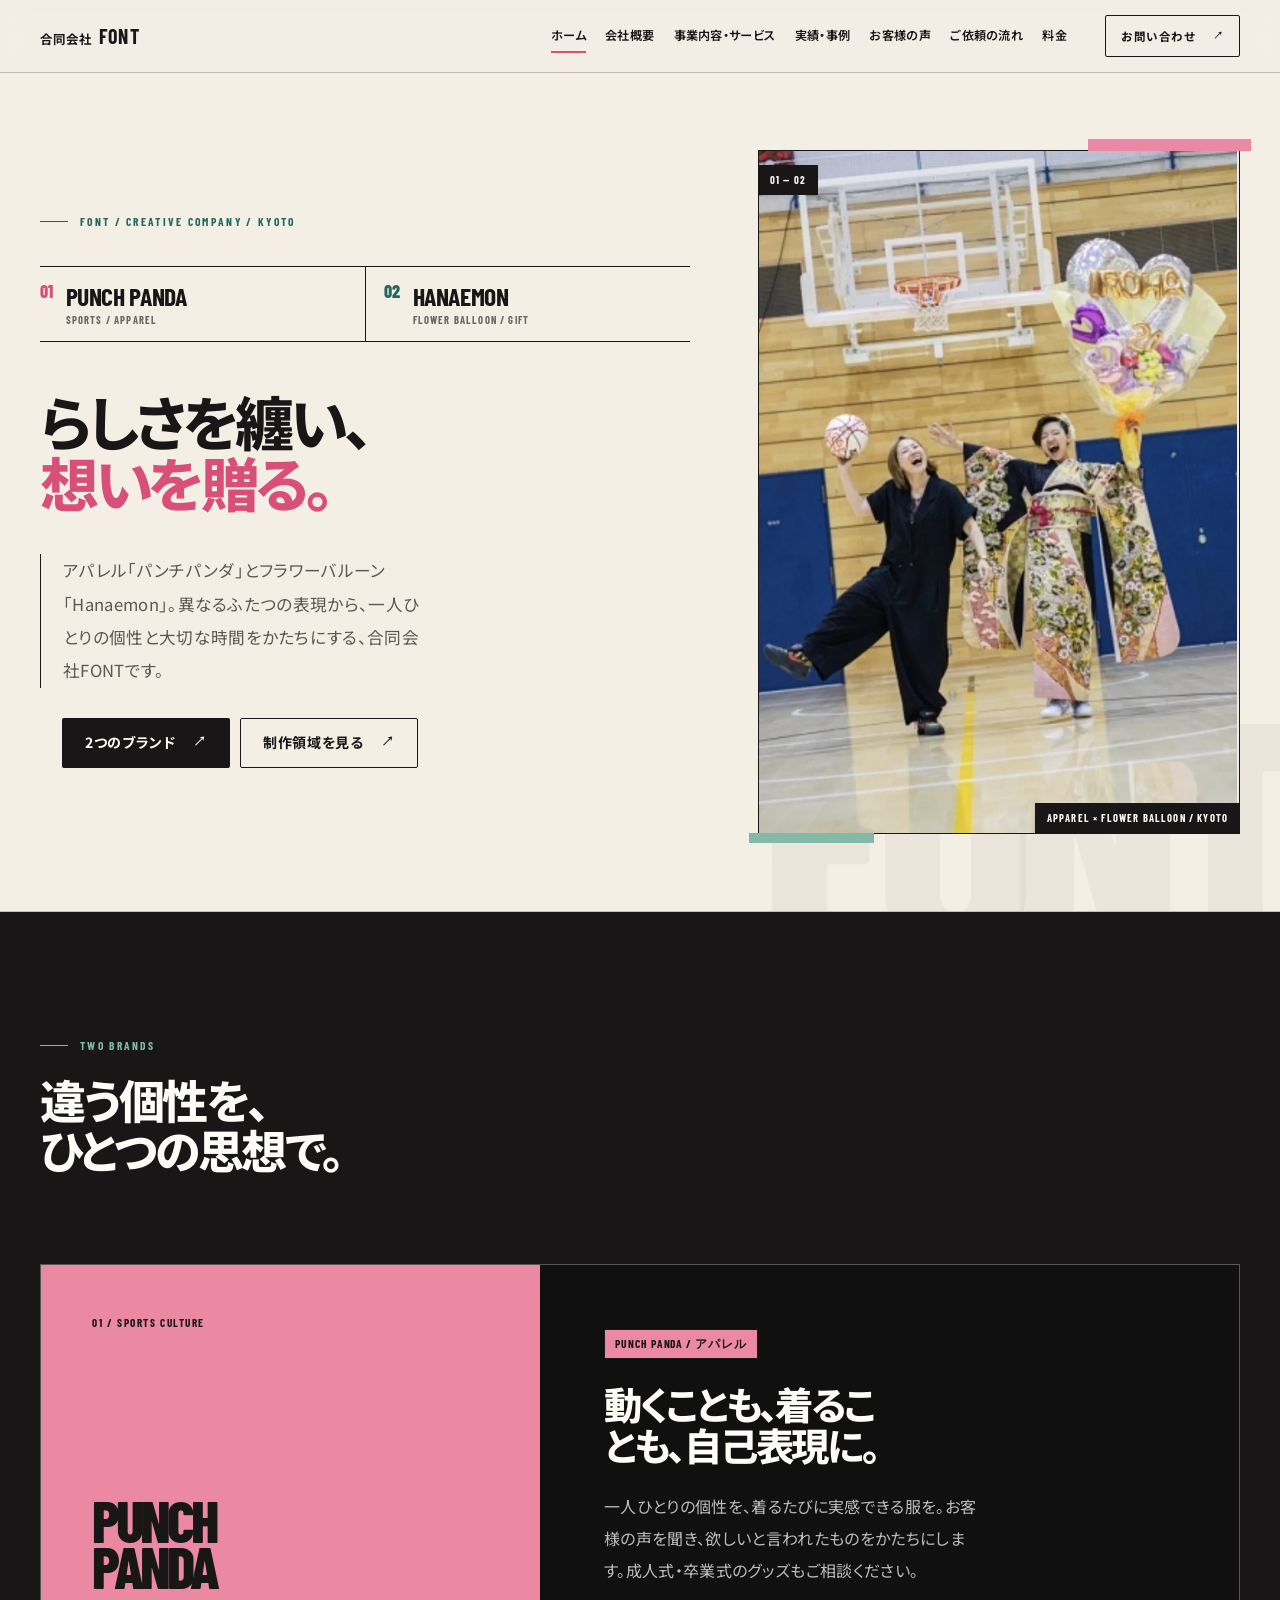
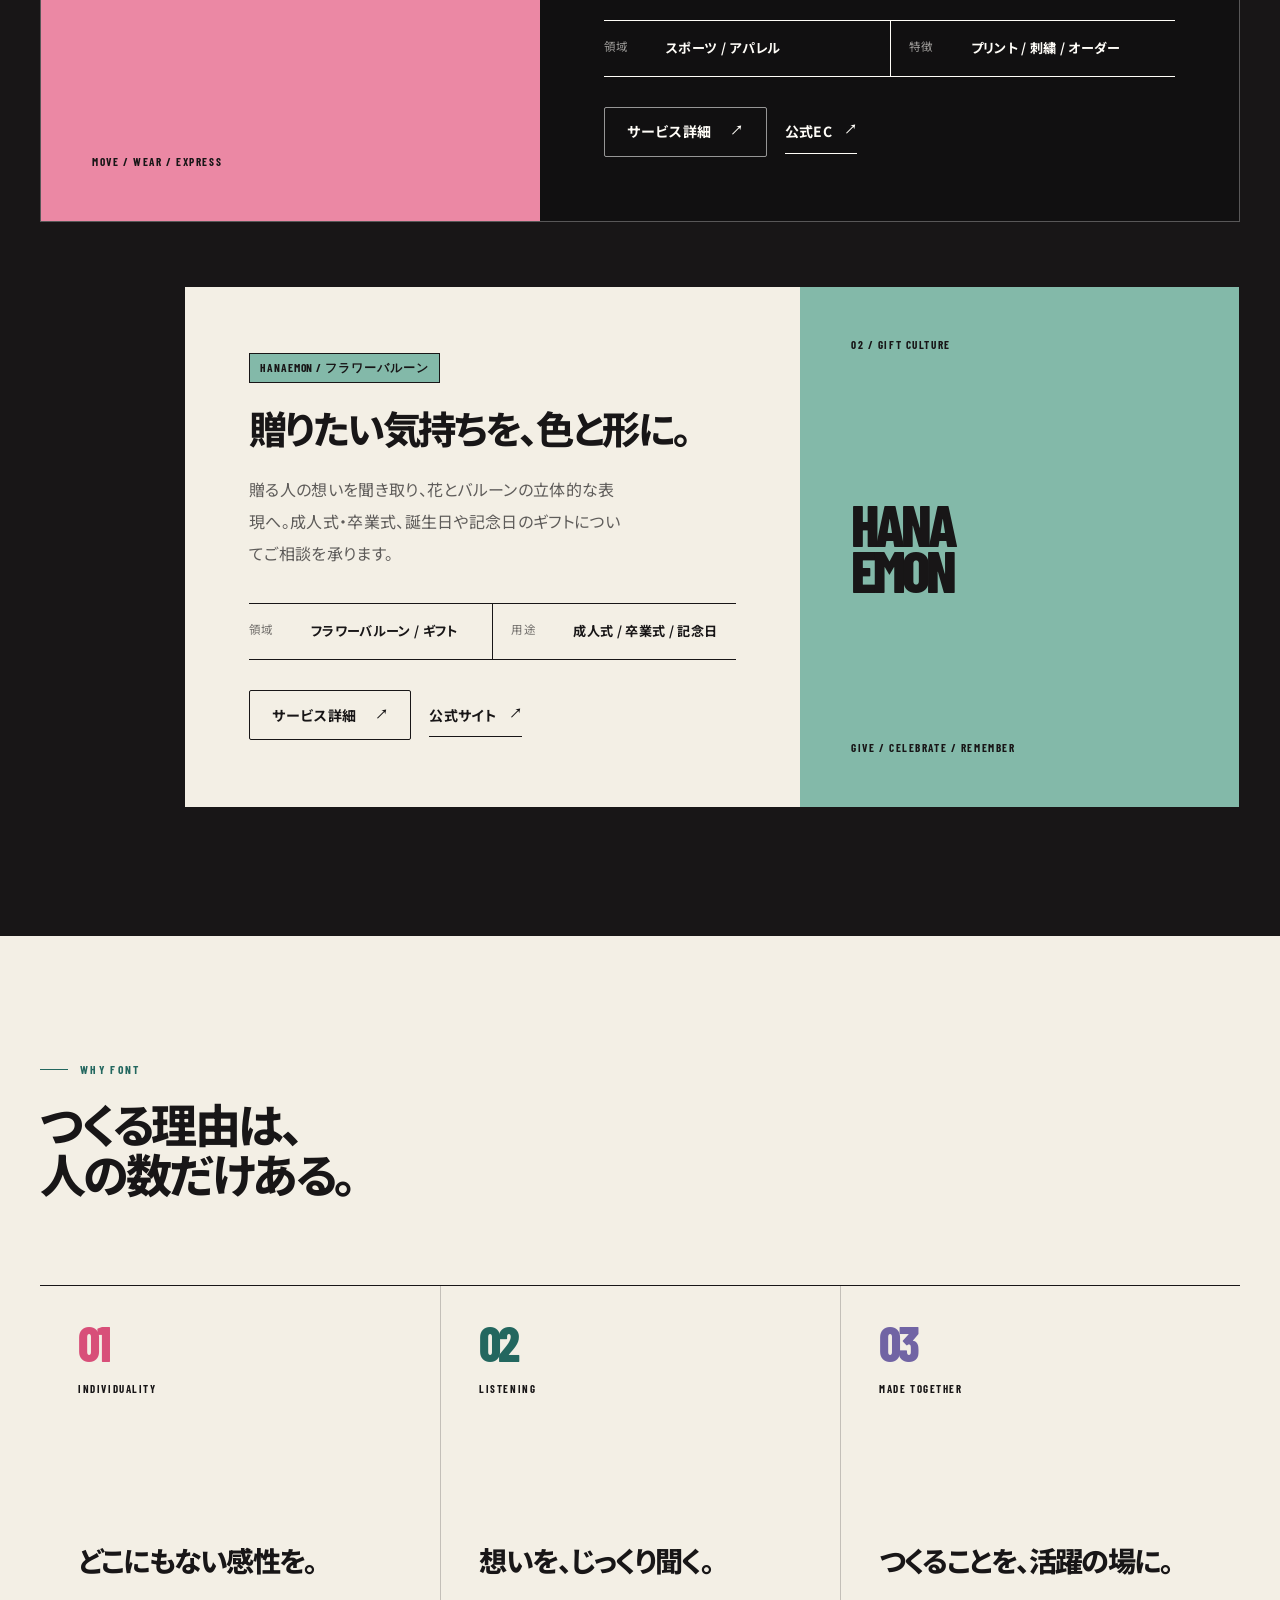
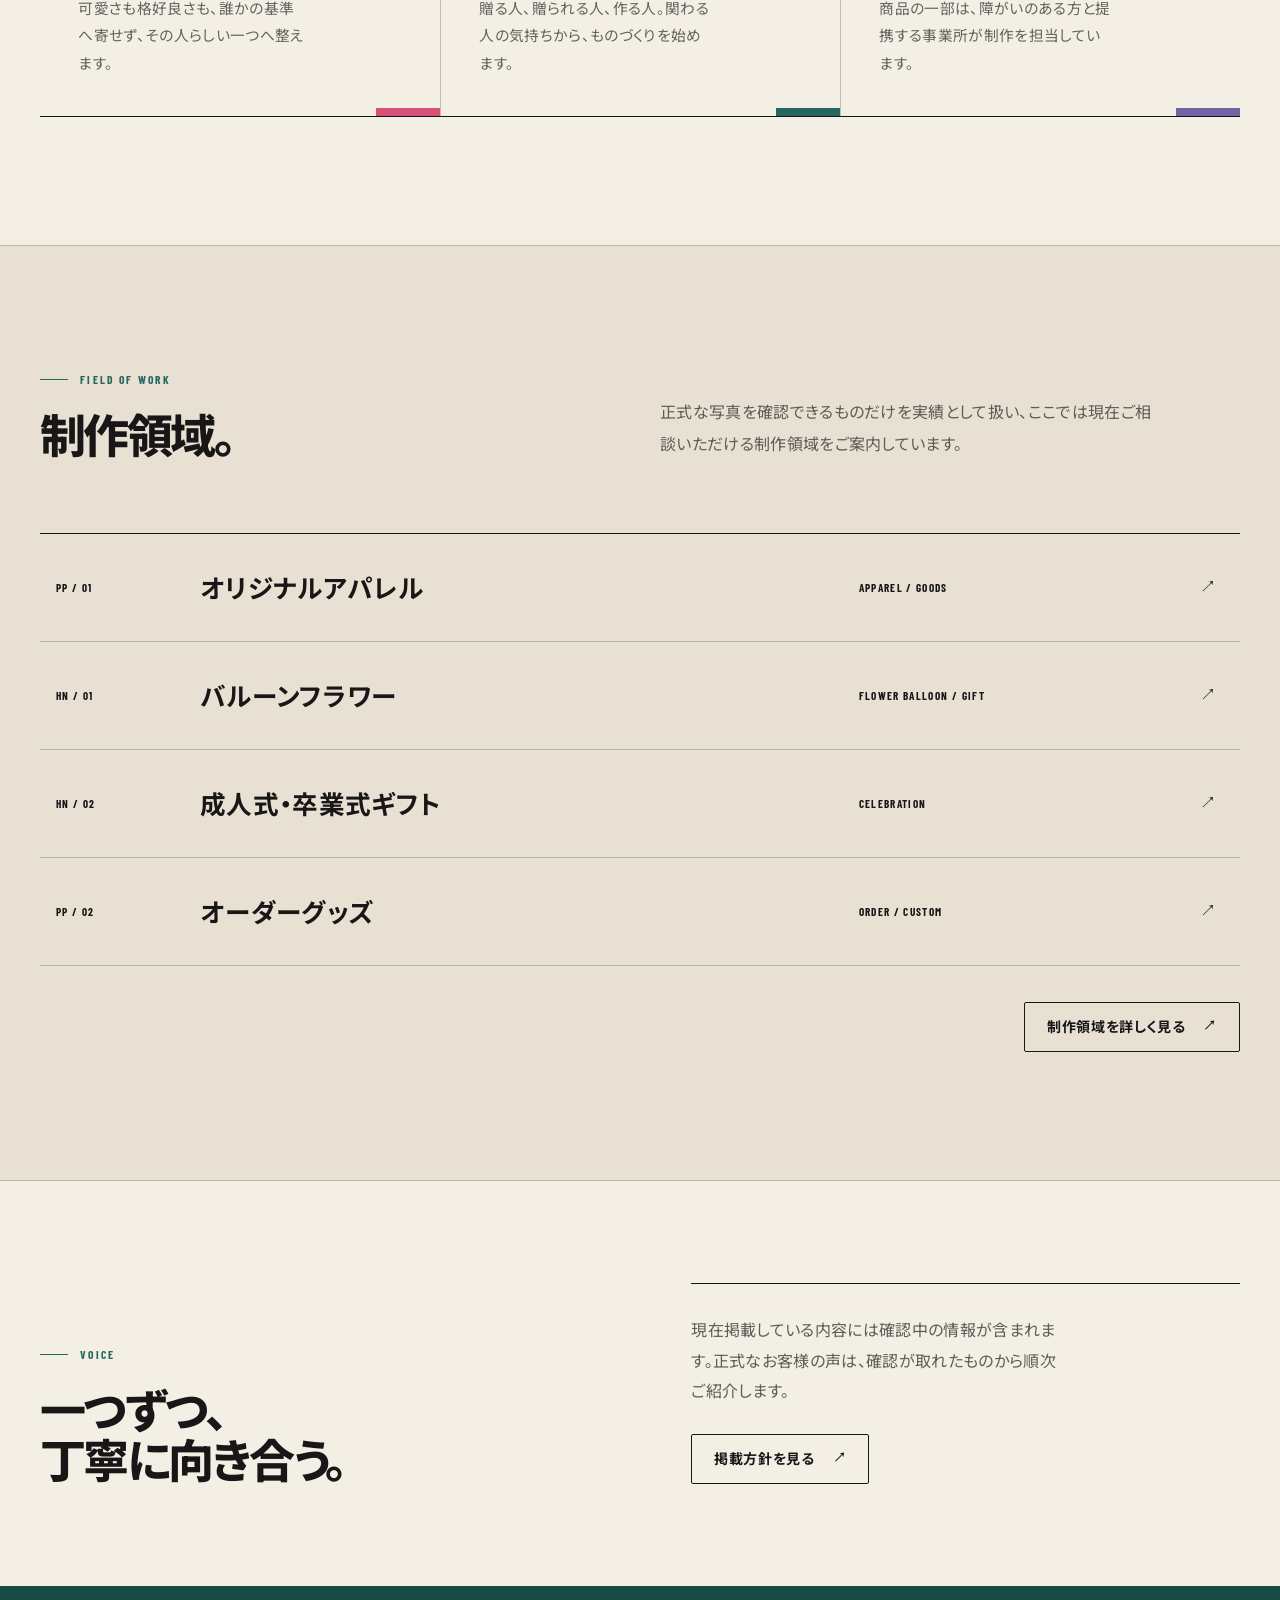
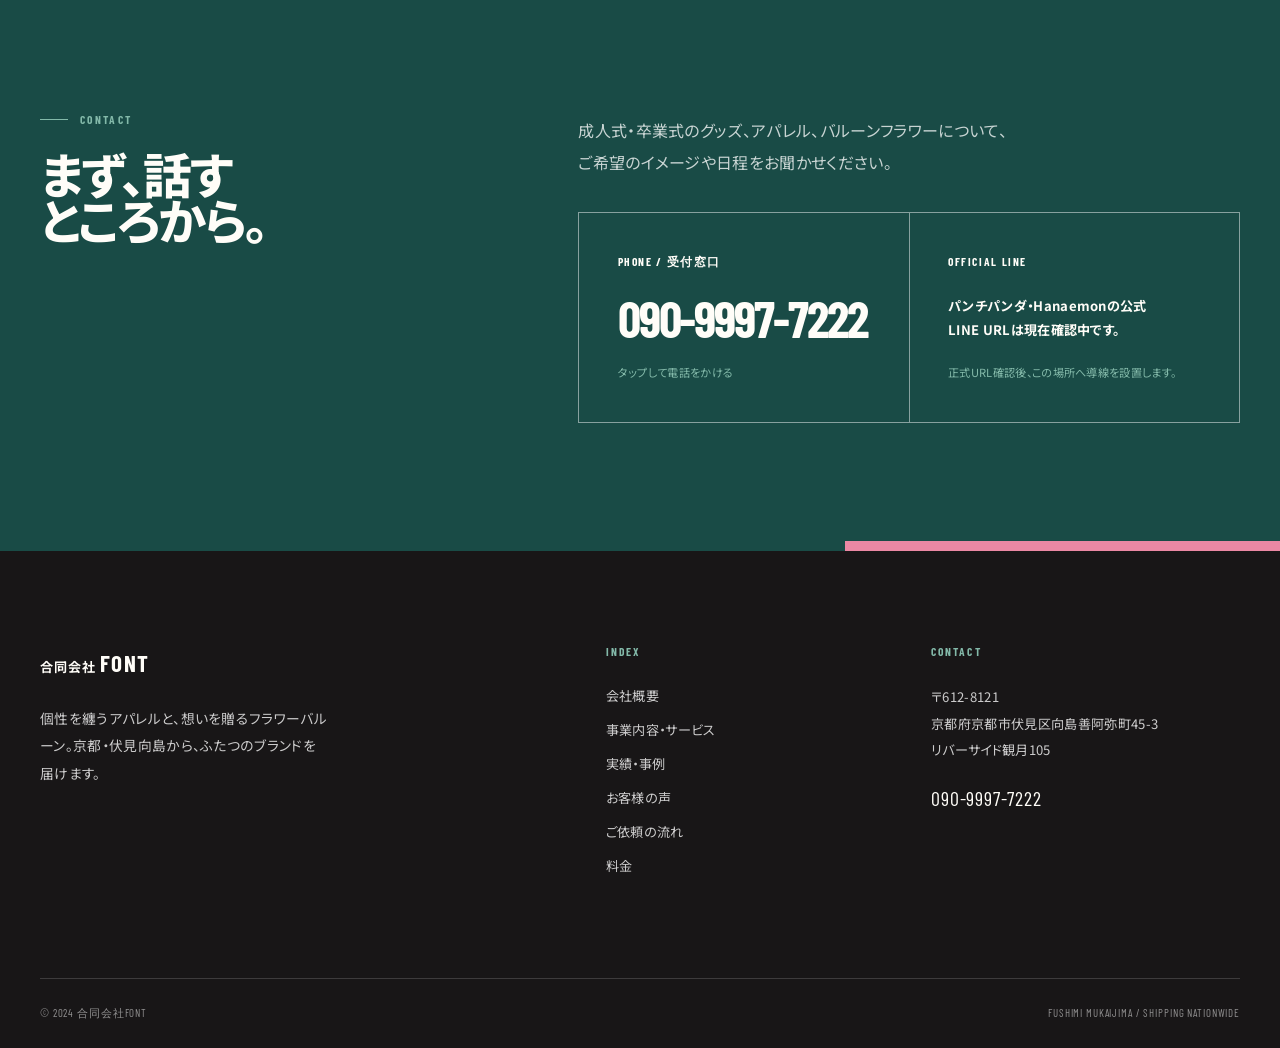
<file: index.html>
<!DOCTYPE html>
<html lang="ja">
<head>
<meta charset="UTF-8">
<meta name="viewport" content="width=device-width, initial-scale=1.0">
<title>合同会社FONT｜パンチパンダとHanaemon（京都・伏見向島）</title>
<meta name="description" content="京都市伏見区向島を拠点に、個性を纏うアパレル『パンチパンダ』と想いを贈るフラワーバルーン『Hanaemon』を展開する合同会社FONT。成人式・卒業式のご相談、全国発送に対応しています。">
<meta property="og:type" content="website">
<meta property="og:title" content="合同会社FONT｜パンチパンダ × Hanaemon">
<meta property="og:description" content="個性を纏うアパレルと、想いを贈るフラワーバルーン。合同会社FONTの公式サイトです。">
<meta property="og:image" content="images/photo_1.webp">
<link rel="icon" href="images/favicon.png" type="image/png">
<link rel="apple-touch-icon" href="images/apple-touch-icon.png">
<link rel="preload" as="image" href="images/photo_1.webp" type="image/webp">
<link rel="preconnect" href="https://fonts.googleapis.com">
<link rel="preconnect" href="https://fonts.gstatic.com" crossorigin>
<link href="https://fonts.googleapis.com/css2?family=Barlow+Condensed:wght@500;600;700;800&family=Noto+Sans+JP:wght@400;500;600;700;800&display=swap" rel="stylesheet">
<link rel="stylesheet" href="css/style.css">
</head>
<body class="page-home">
<a class="skip-link" href="#main">本文へスキップ</a>

<header class="site-header">
  <div class="wrap">
    <a class="logo" href="index.html">合同会社 <strong>FONT</strong></a>
    <nav class="nav" aria-label="メインナビゲーション">
      <button class="nav-toggle js-nav-toggle" type="button" aria-expanded="false" aria-controls="site-nav" aria-label="メニューを開く"><span></span></button>
      <ul class="nav-list js-site-nav" id="site-nav">
        <li><a href="index.html" aria-current="page">ホーム</a></li>
        <li><a href="about.html">会社概要</a></li>
        <li><a href="services.html">事業内容・サービス</a></li>
        <li><a href="works.html">実績・事例</a></li>
        <li><a href="voice.html">お客様の声</a></li>
        <li><a href="flow.html">ご依頼の流れ</a></li>
        <li><a href="price.html">料金</a></li>
      </ul>
    </nav>
    <div class="header-actions">
      <a class="cta-pill" href="#contact">お問い合わせ</a>
    </div>
  </div>
</header>

<main id="main">
  <section class="hero" data-section="00">
    <div class="wrap hero-main">
      <div class="hero-copy">
        <p class="hero-eyebrow">FONT / CREATIVE COMPANY / KYOTO</p>
        <div class="hero-brand-signature" aria-label="合同会社FONTが運営する2つのブランド">
          <a href="services.html#punch-panda"><span>01</span><strong>PUNCH PANDA</strong><small>SPORTS / APPAREL</small></a>
          <a href="services.html#hanaemon"><span>02</span><strong>HANAEMON</strong><small>FLOWER BALLOON / GIFT</small></a>
        </div>
        <h1><span>らしさを纏い、</span><em>想いを贈る。</em></h1>
        <p class="lead">アパレル「パンチパンダ」とフラワーバルーン「Hanaemon」。異なるふたつの表現から、一人ひとりの個性と大切な時間をかたちにする、合同会社FONTです。</p>
        <div class="hero-ctas">
          <a class="btn btn-primary" href="#brands">2つのブランド</a>
          <a class="btn btn-outline" href="works.html">制作領域を見る</a>
        </div>
      </div>
      <figure class="hero-visual">
        <span class="hero-visual-frame">
          <img src="images/photo_1.webp" alt="成人式の振袖姿とバスケットボールユニフォーム姿の二人が、バルーンフラワーのブーケを手に笑い合う様子" width="917" height="1377" fetchpriority="high" decoding="async">
        </span>
        <figcaption class="hero-visual-tag">APPAREL × FLOWER BALLOON / KYOTO</figcaption>
        <span class="hero-visual-index" aria-hidden="true">01 — 02</span>
      </figure>
    </div>
  </section>

  <section class="brands" id="brands" data-section="01">
    <div class="wrap">
      <div class="section-head section-head-light">
        <p class="kicker">Two Brands</p>
        <h2>違う個性を、<br>ひとつの思想で。</h2>
      </div>
      <div class="brand-stories">
        <article class="brand-story brand-story-punch">
          <div class="brand-type" aria-hidden="true">
            <span>01 / SPORTS CULTURE</span>
            <strong>PUNCH<br>PANDA</strong>
            <small>MOVE / WEAR / EXPRESS</small>
          </div>
          <div class="brand-story-copy">
            <span class="badge pp">PUNCH PANDA / アパレル</span>
            <h3>動くことも、着ることも、自己表現に。</h3>
            <p>一人ひとりの個性を、着るたびに実感できる服を。お客様の声を聞き、欲しいと言われたものをかたちにします。成人式・卒業式のグッズもご相談ください。</p>
            <dl class="brand-facts">
              <div><dt>領域</dt><dd>スポーツ / アパレル</dd></div>
              <div><dt>特徴</dt><dd>プリント / 刺繍 / オーダー</dd></div>
            </dl>
            <div class="brand-actions">
              <a class="btn btn-outline-light" href="services.html#punch-panda">サービス詳細</a>
              <a class="text-link" href="https://punchpanda88.official.ec/" target="_blank" rel="noopener">公式EC</a>
            </div>
          </div>
        </article>

        <article class="brand-story brand-story-hana">
          <div class="brand-story-copy">
            <span class="badge hana">HANAEMON / フラワーバルーン</span>
            <h3>贈りたい気持ちを、色と形に。</h3>
            <p>贈る人の想いを聞き取り、花とバルーンの立体的な表現へ。成人式・卒業式、誕生日や記念日のギフトについてご相談を承ります。</p>
            <dl class="brand-facts">
              <div><dt>領域</dt><dd>フラワーバルーン / ギフト</dd></div>
              <div><dt>用途</dt><dd>成人式 / 卒業式 / 記念日</dd></div>
            </dl>
            <div class="brand-actions">
              <a class="btn btn-outline" href="services.html#hanaemon">サービス詳細</a>
              <a class="text-link" href="https://hanaemon22.com/" target="_blank" rel="noopener">公式サイト</a>
            </div>
          </div>
          <div class="brand-type" aria-hidden="true">
            <span>02 / GIFT CULTURE</span>
            <strong>HANA<br>EMON</strong>
            <small>GIVE / CELEBRATE / REMEMBER</small>
          </div>
        </article>
      </div>
    </div>
  </section>

  <section class="principles wrap" id="reasons" data-section="02">
    <div class="section-head">
      <p class="kicker">Why FONT</p>
      <h2>つくる理由は、<br>人の数だけある。</h2>
    </div>
    <div class="principle-list">
      <article class="principle-item principle-punch">
        <div class="principle-index"><span>01</span><small>INDIVIDUALITY</small></div>
        <div class="principle-copy">
          <h3>どこにもない感性を。</h3>
          <p>可愛さも格好良さも、誰かの基準へ寄せず、その人らしい一つへ整えます。</p>
        </div>
      </article>
      <article class="principle-item principle-hana">
        <div class="principle-index"><span>02</span><small>LISTENING</small></div>
        <div class="principle-copy">
          <h3>想いを、じっくり聞く。</h3>
          <p>贈る人、贈られる人、作る人。関わる人の気持ちから、ものづくりを始めます。</p>
        </div>
      </article>
      <article class="principle-item principle-social">
        <div class="principle-index"><span>03</span><small>MADE TOGETHER</small></div>
        <div class="principle-copy">
          <h3>つくることを、活躍の場に。</h3>
          <p>商品の一部は、障がいのある方と提携する事業所が制作を担当しています。</p>
        </div>
      </article>
    </div>
  </section>

  <section class="gallery-section" id="gallery" data-section="03">
    <div class="wrap">
      <div class="work-intro">
        <div class="section-head">
          <p class="kicker">Field of Work</p>
          <h2>制作領域。</h2>
        </div>
        <p class="page-lead">正式な写真を確認できるものだけを実績として扱い、ここでは現在ご相談いただける制作領域をご案内しています。</p>
      </div>
      <div class="work-directory work-directory-home">
        <a class="work-entry work-entry-punch" href="services.html#punch-panda"><span>PP / 01</span><strong>オリジナルアパレル</strong><small>APPAREL / GOODS</small></a>
        <a class="work-entry work-entry-hana" href="services.html#hanaemon"><span>HN / 01</span><strong>バルーンフラワー</strong><small>FLOWER BALLOON / GIFT</small></a>
        <a class="work-entry work-entry-hana" href="services.html#hanaemon"><span>HN / 02</span><strong>成人式・卒業式ギフト</strong><small>CELEBRATION</small></a>
        <a class="work-entry work-entry-punch" href="services.html#punch-panda"><span>PP / 02</span><strong>オーダーグッズ</strong><small>ORDER / CUSTOM</small></a>
      </div>
      <p class="section-action"><a class="btn btn-outline" href="works.html">制作領域を詳しく見る</a></p>
    </div>
  </section>

  <section class="voice-section voice-preview" id="voice" data-section="04">
    <div class="wrap voice-preview-body">
      <div class="section-head">
        <p class="kicker">Voice</p>
        <h2>一つずつ、<br>丁寧に向き合う。</h2>
      </div>
      <div class="voice-preview-copy">
        <p>現在掲載している内容には確認中の情報が含まれます。正式なお客様の声は、確認が取れたものから順次ご紹介します。</p>
        <a class="btn btn-outline" href="voice.html">掲載方針を見る</a>
      </div>
    </div>
  </section>

  <section class="contact-cta" id="contact">
    <div class="wrap">
      <div class="contact-heading">
        <p class="kicker">Contact</p>
        <h2>まず、話す<br>ところから。</h2>
      </div>
      <div class="contact-body">
        <p>成人式・卒業式のグッズ、アパレル、バルーンフラワーについて、ご希望のイメージや日程をお聞かせください。</p>
        <div class="contact-route">
          <a class="contact-phone" href="tel:09099977222"><span>PHONE / 受付窓口</span><strong>090-9997-7222</strong><small>タップして電話をかける</small></a>
          <div class="contact-pending" aria-label="公式LINE URL確認中">
            <span>OFFICIAL LINE</span>
            <p>パンチパンダ・Hanaemonの公式LINE URLは現在確認中です。</p>
            <small>正式URL確認後、この場所へ導線を設置します。</small>
          </div>
        </div>
      </div>
    </div>
  </section>
</main>

<footer class="site-footer">
  <div class="wrap">
    <div class="footer-grid">
      <div class="footer-col footer-identity">
        <div class="footer-logo">合同会社 <strong>FONT</strong></div>
        <p>個性を纏うアパレルと、想いを贈るフラワーバルーン。京都・伏見向島から、ふたつのブランドを届けます。</p>
      </div>
      <div class="footer-col footer-menu">
        <h4>Index</h4>
        <a href="about.html">会社概要</a>
        <a href="services.html">事業内容・サービス</a>
        <a href="works.html">実績・事例</a>
        <a href="voice.html">お客様の声</a>
        <a href="flow.html">ご依頼の流れ</a>
        <a href="price.html">料金</a>
      </div>
      <div class="footer-col footer-contact">
        <h4>Contact</h4>
        <p>〒612-8121<br>京都府京都市伏見区向島善阿弥町45-3<br>リバーサイド観月105</p>
        <a href="tel:09099977222">090-9997-7222</a>
      </div>
    </div>
    <div class="footer-bottom">
      <span>&copy; 2024 合同会社FONT</span>
      <span>FUSHIMI MUKAIJIMA / SHIPPING NATIONWIDE</span>
    </div>
  </div>
</footer>

<script src="js/main.js"></script>
</body>
</html>
</file>
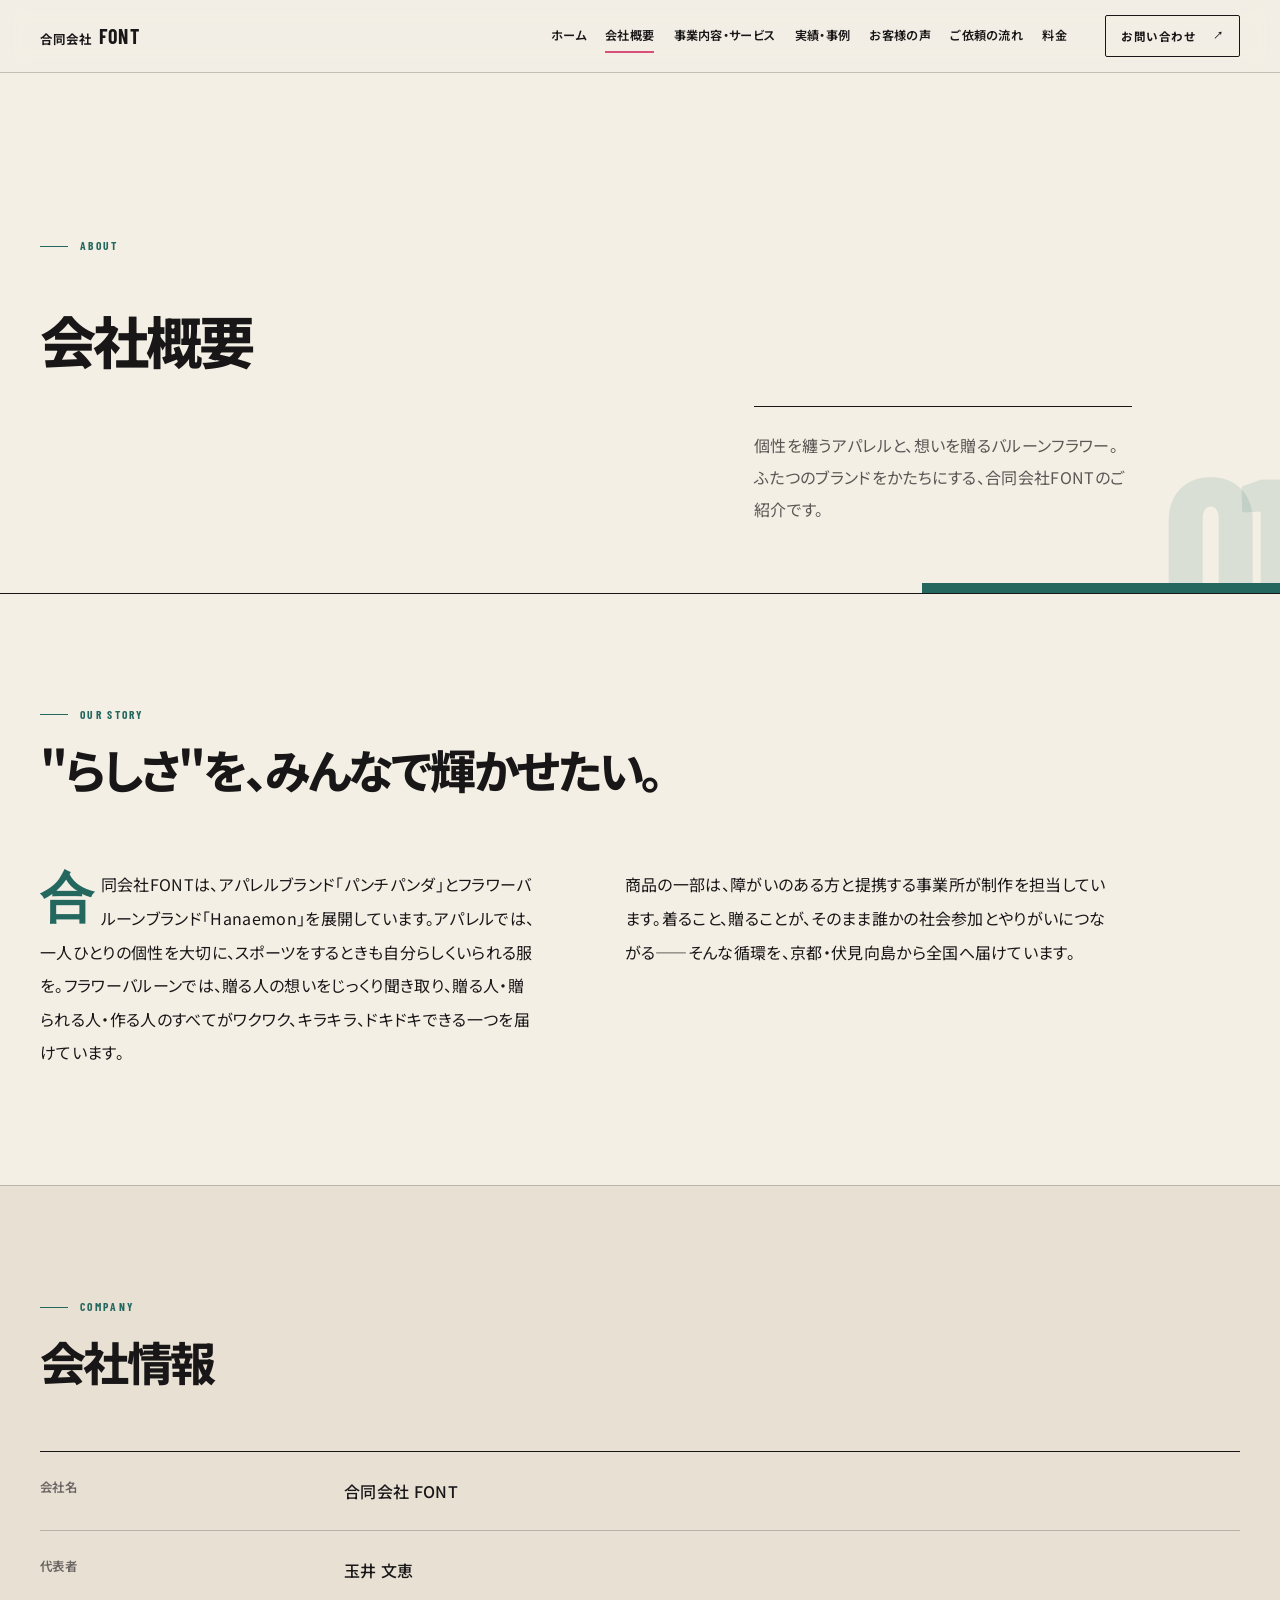
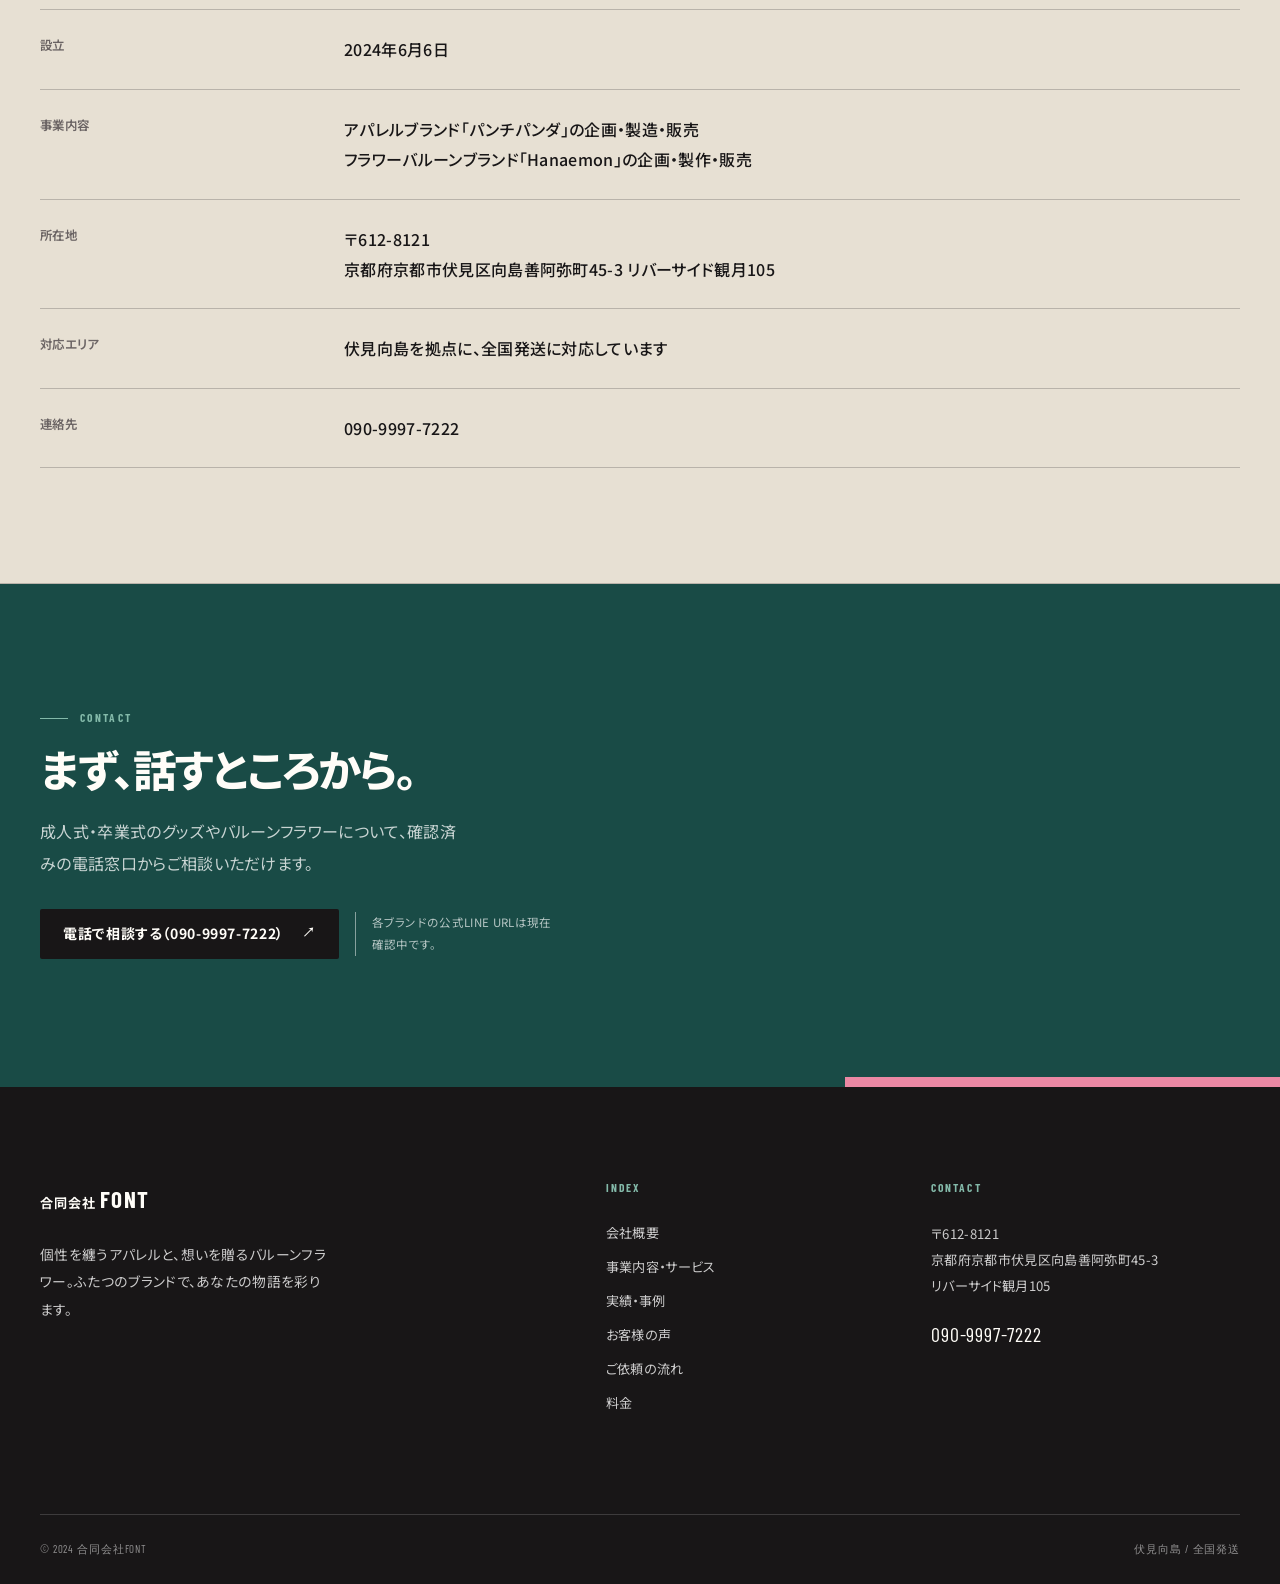
<file: about.html>
<!DOCTYPE html>
<html lang="ja">
<head>
<meta charset="UTF-8">
<meta name="viewport" content="width=device-width, initial-scale=1.0">
<title>会社概要｜合同会社FONT（京都・伏見向島）</title>
<meta name="description" content="合同会社FONTの会社概要。代表者・設立・所在地のほか、アパレル「パンチパンダ」とフラワーバルーン「Hanaemon」を通じて大切にしている想いをご紹介します。">
<meta property="og:type" content="website">
<meta property="og:title" content="会社概要｜合同会社FONT">
<meta property="og:description" content="合同会社FONTの会社概要と、大切にしている想いをご紹介します。">
<meta property="og:image" content="images/photo_1.webp">
<link rel="icon" href="images/favicon.png" type="image/png">
<link rel="apple-touch-icon" href="images/apple-touch-icon.png">
<link rel="preconnect" href="https://fonts.googleapis.com">
<link rel="preconnect" href="https://fonts.gstatic.com" crossorigin>
<link href="https://fonts.googleapis.com/css2?family=Barlow+Condensed:wght@500;600;700;800&family=Noto+Sans+JP:wght@400;500;600;700;800&display=swap" rel="stylesheet">
<link rel="stylesheet" href="css/style.css">
</head>
<body class="page-about">
<a class="skip-link" href="#main">本文へスキップ</a>

<header class="site-header">
  <div class="wrap">
    <a class="logo" href="index.html">合同会社 <strong>FONT</strong></a>
    <nav class="nav" aria-label="メインナビゲーション">
      <button class="nav-toggle js-nav-toggle" type="button" aria-expanded="false" aria-controls="site-nav" aria-label="メニューを開く"><span></span></button>
      <ul class="nav-list js-site-nav" id="site-nav">
        <li><a href="index.html">ホーム</a></li>
        <li><a href="about.html" aria-current="page">会社概要</a></li>
        <li><a href="services.html">事業内容・サービス</a></li>
        <li><a href="works.html">実績・事例</a></li>
        <li><a href="voice.html">お客様の声</a></li>
        <li><a href="flow.html">ご依頼の流れ</a></li>
        <li><a href="price.html">料金</a></li>
      </ul>
    </nav>
    <div class="header-actions">
      <a class="cta-pill" href="#contact">お問い合わせ</a>
    </div>
  </div>
</header>

<main id="main">

  <section class="page-hero" data-page-index="01">
    <div class="wrap">
      <p class="hero-eyebrow">About</p>
      <h1>会社概要</h1>
      <p class="lead" style="margin-top:var(--space-2);">個性を纏うアパレルと、想いを贈るバルーンフラワー。ふたつのブランドをかたちにする、合同会社FONTのご紹介です。</p>
    </div>
  </section>

  <section class="section wrap about-story">
    <div class="section-head">
      <p class="kicker">Our Story</p>
      <h2>"らしさ"を、みんなで輝かせたい。</h2>
    </div>
    <div class="about-story-copy">
      <p>合同会社FONTは、アパレルブランド「パンチパンダ」とフラワーバルーンブランド「Hanaemon」を展開しています。アパレルでは、一人ひとりの個性を大切に、スポーツをするときも自分らしくいられる服を。フラワーバルーンでは、贈る人の想いをじっくり聞き取り、贈る人・贈られる人・作る人のすべてがワクワク、キラキラ、ドキドキできる一つを届けています。</p>
      <p>商品の一部は、障がいのある方と提携する事業所が制作を担当しています。着ること、贈ることが、そのまま誰かの社会参加とやりがいにつながる——そんな循環を、京都・伏見向島から全国へ届けています。</p>
    </div>
  </section>

  <section class="section section-alt">
    <div class="wrap">
      <div class="section-head">
        <p class="kicker">Company</p>
        <h2>会社情報</h2>
      </div>
      <table class="info-table">
        <tbody>
          <tr>
            <th scope="row">会社名</th>
            <td>合同会社 FONT</td>
          </tr>
          <tr>
            <th scope="row">代表者</th>
            <td>玉井 文恵</td>
          </tr>
          <tr>
            <th scope="row">設立</th>
            <td>2024年6月6日</td>
          </tr>
          <tr>
            <th scope="row">事業内容</th>
            <td>アパレルブランド「パンチパンダ」の企画・製造・販売<br>フラワーバルーンブランド「Hanaemon」の企画・製作・販売</td>
          </tr>
          <tr>
            <th scope="row">所在地</th>
            <td>〒612-8121<br>京都府京都市伏見区向島善阿弥町45-3 リバーサイド観月105</td>
          </tr>
          <tr>
            <th scope="row">対応エリア</th>
            <td>伏見向島を拠点に、全国発送に対応しています</td>
          </tr>
          <tr>
            <th scope="row">連絡先</th>
            <td><a href="tel:09099977222">090-9997-7222</a></td>
          </tr>
        </tbody>
      </table>
    </div>
  </section>

  <section class="contact-cta" id="contact">
    <div class="wrap">
      <p class="kicker" style="text-align:center;color:var(--color-teal);">Contact</p>
      <h2>まず、話すところから。</h2>
      <p>成人式・卒業式のグッズやバルーンフラワーについて、確認済みの電話窓口からご相談いただけます。</p>
      <div class="contact-ctas">
        <a class="btn btn-primary" href="tel:09099977222">電話で相談する（090-9997-7222）</a>
        <p class="contact-url-status">各ブランドの公式LINE URLは現在確認中です。</p>
      </div>
    </div>
  </section>

</main>

<footer class="site-footer">
  <div class="wrap">
    <div class="footer-grid">
      <div class="footer-col footer-identity">
        <div class="footer-logo">合同会社 <strong>FONT</strong></div>
        <p>個性を纏うアパレルと、想いを贈るバルーンフラワー。ふたつのブランドで、あなたの物語を彩ります。</p>
      </div>
      <div class="footer-col footer-menu">
        <h4>Index</h4>
        <a href="about.html">会社概要</a>
        <a href="services.html">事業内容・サービス</a>
        <a href="works.html">実績・事例</a>
        <a href="voice.html">お客様の声</a>
        <a href="flow.html">ご依頼の流れ</a>
        <a href="price.html">料金</a>
      </div>
      <div class="footer-col footer-contact">
        <h4>Contact</h4>
        <p>〒612-8121<br>京都府京都市伏見区向島善阿弥町45-3<br>リバーサイド観月105</p>
        <a href="tel:09099977222">090-9997-7222</a>
      </div>
    </div>
    <div class="footer-bottom">
      <span>&copy; 2024 合同会社FONT</span>
      <span>伏見向島 / 全国発送</span>
    </div>
  </div>
</footer>

<script src="js/main.js"></script>
</body>
</html>
</file>
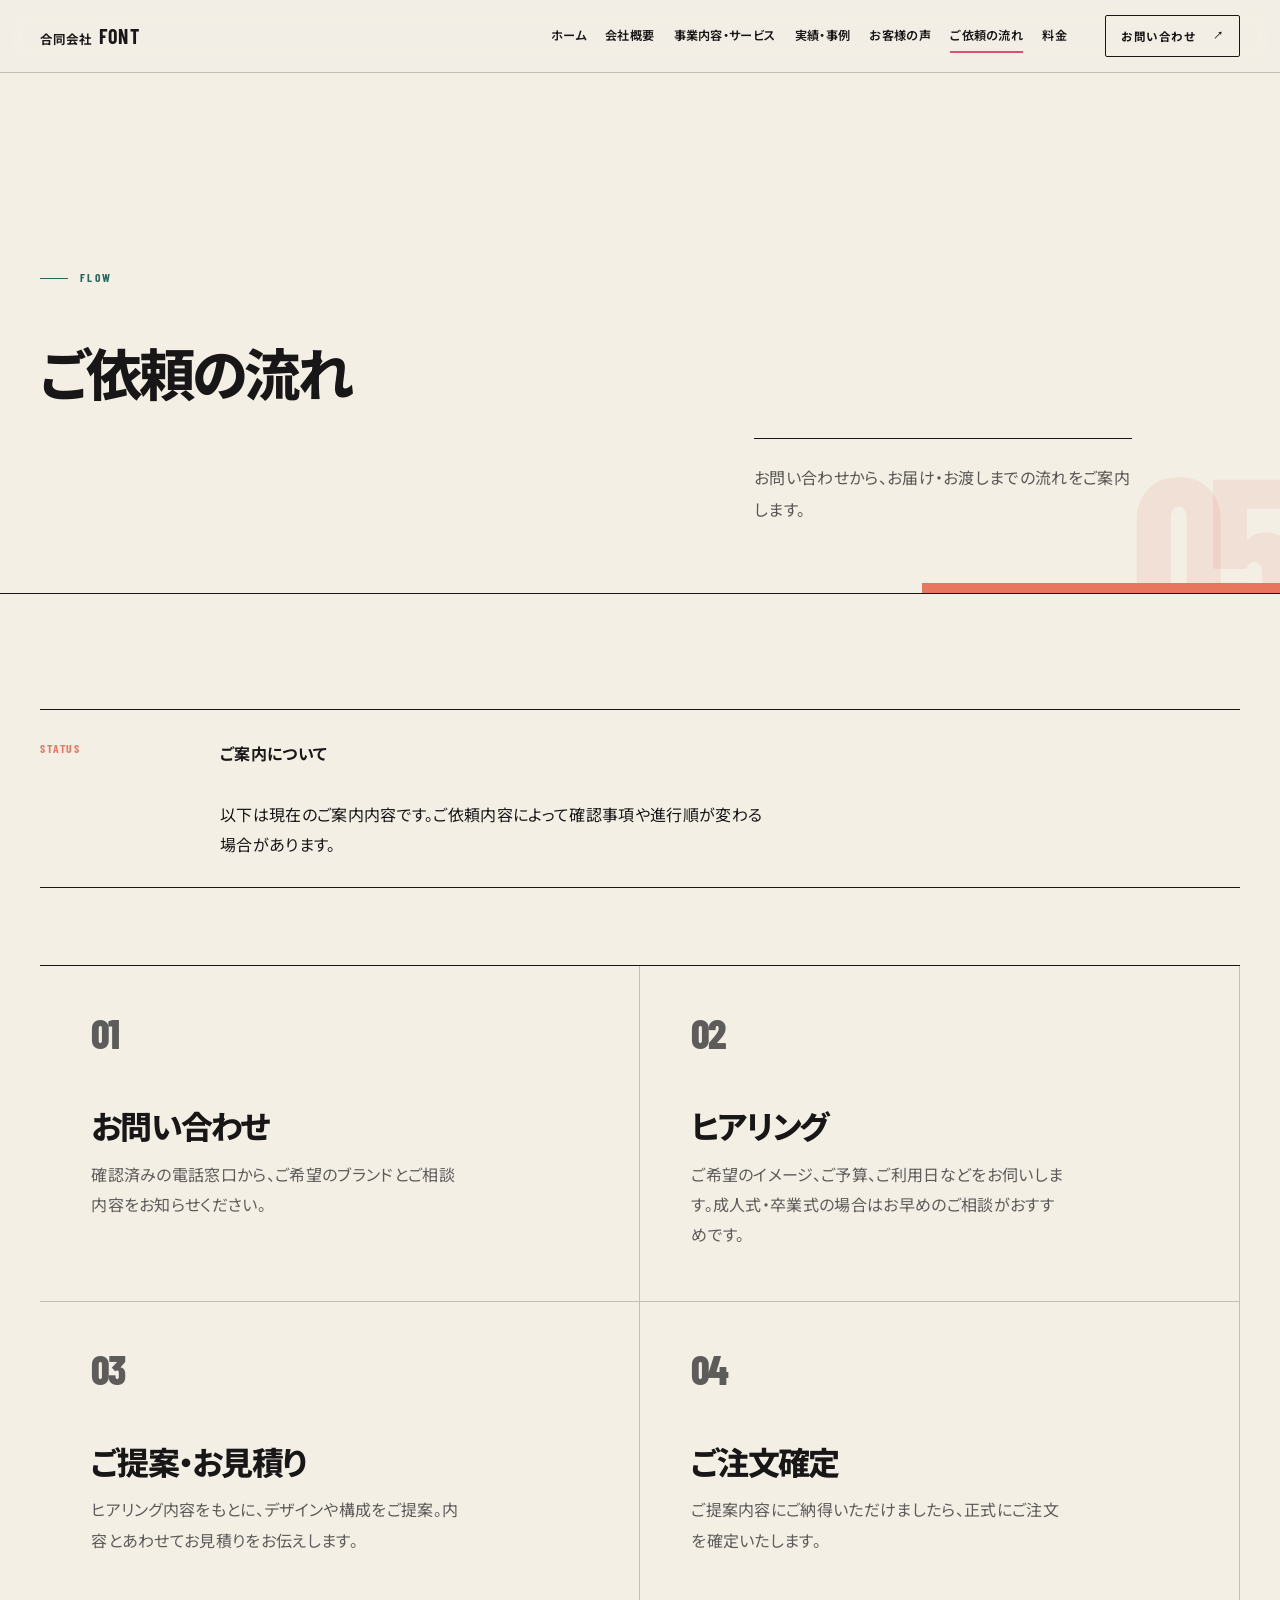
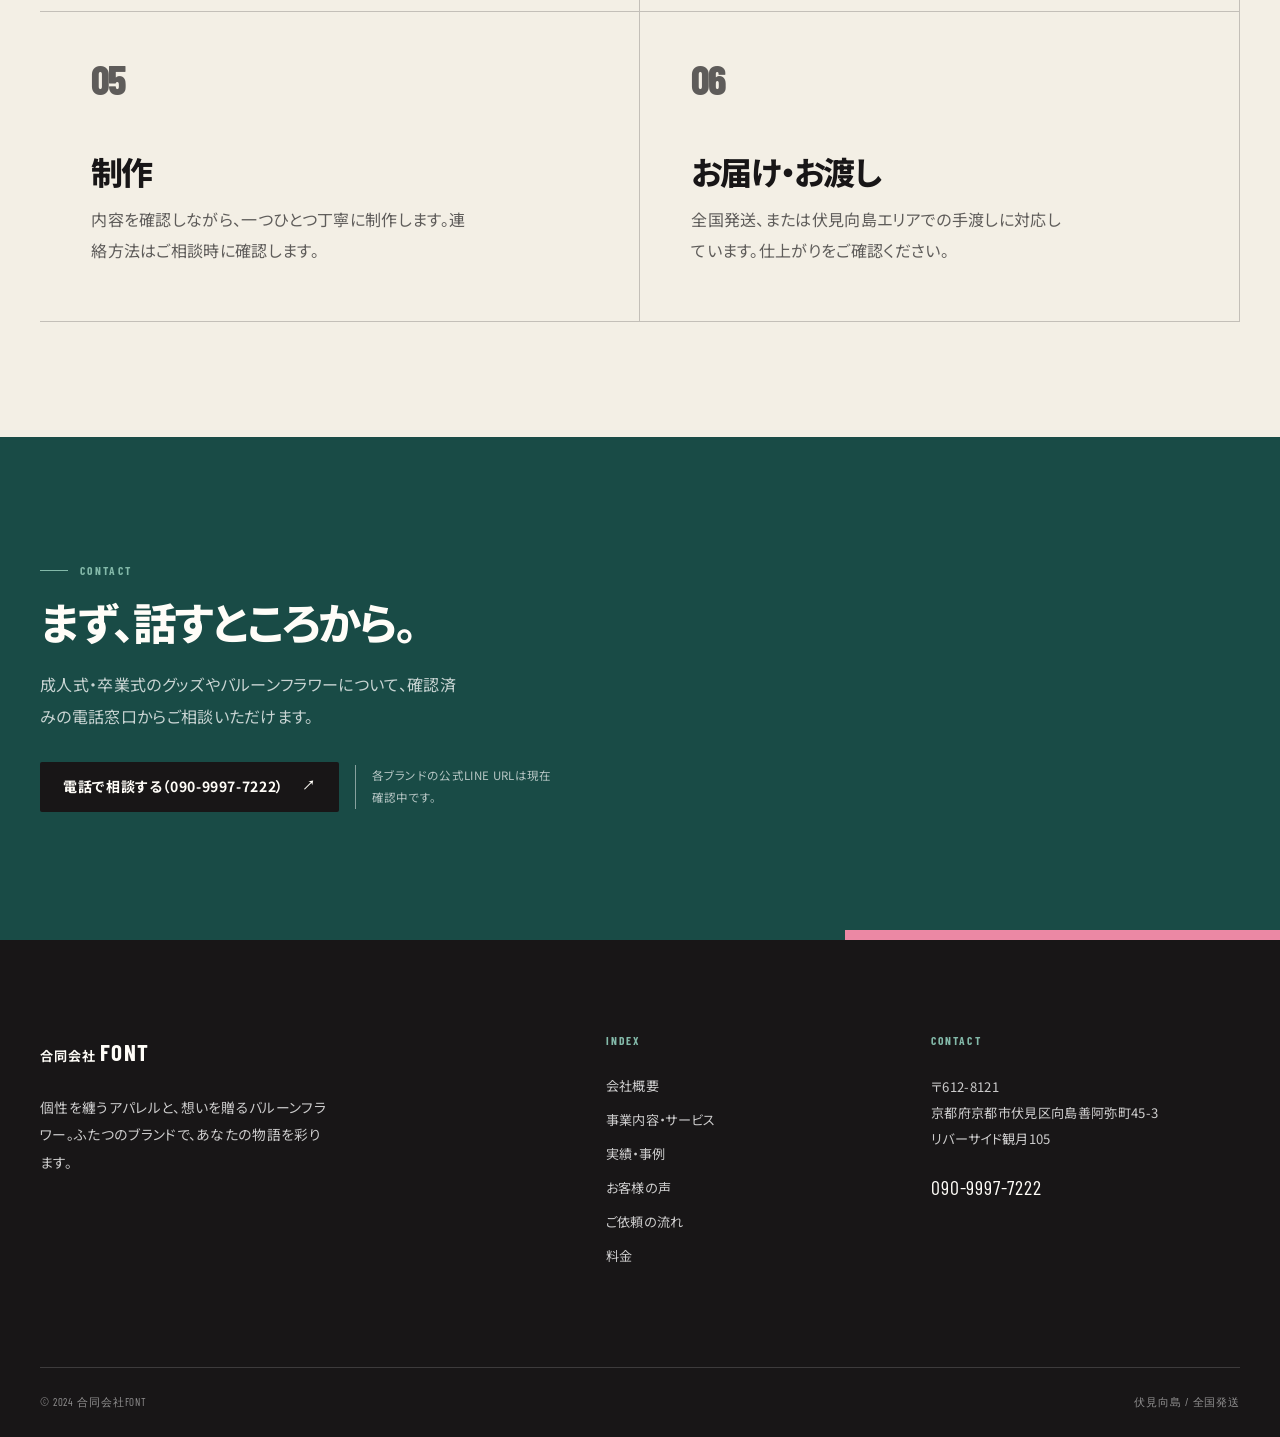
<file: flow.html>
<!DOCTYPE html>
<html lang="ja">
<head>
<meta charset="UTF-8">
<meta name="viewport" content="width=device-width, initial-scale=1.0">
<title>ご依頼の流れ｜合同会社FONT（パンチパンダ / Hanaemon）</title>
<meta name="description" content="合同会社FONTへのご依頼の流れ。パンチパンダ・Hanaemonへのお問い合わせから、ヒアリング、お見積り、制作、お届けまでの流れをご案内します。">
<meta property="og:type" content="website">
<meta property="og:title" content="ご依頼の流れ｜合同会社FONT">
<meta property="og:description" content="お問い合わせからお届けまでの流れをご案内します。">
<meta property="og:image" content="images/photo_1.webp">
<link rel="icon" href="images/favicon.png" type="image/png">
<link rel="apple-touch-icon" href="images/apple-touch-icon.png">
<link rel="preconnect" href="https://fonts.googleapis.com">
<link rel="preconnect" href="https://fonts.gstatic.com" crossorigin>
<link href="https://fonts.googleapis.com/css2?family=Barlow+Condensed:wght@500;600;700;800&family=Noto+Sans+JP:wght@400;500;600;700;800&display=swap" rel="stylesheet">
<link rel="stylesheet" href="css/style.css">
</head>
<body class="page-flow">
<a class="skip-link" href="#main">本文へスキップ</a>

<header class="site-header">
  <div class="wrap">
    <a class="logo" href="index.html">合同会社 <strong>FONT</strong></a>
    <nav class="nav" aria-label="メインナビゲーション">
      <button class="nav-toggle js-nav-toggle" type="button" aria-expanded="false" aria-controls="site-nav" aria-label="メニューを開く"><span></span></button>
      <ul class="nav-list js-site-nav" id="site-nav">
        <li><a href="index.html">ホーム</a></li>
        <li><a href="about.html">会社概要</a></li>
        <li><a href="services.html">事業内容・サービス</a></li>
        <li><a href="works.html">実績・事例</a></li>
        <li><a href="voice.html">お客様の声</a></li>
        <li><a href="flow.html" aria-current="page">ご依頼の流れ</a></li>
        <li><a href="price.html">料金</a></li>
      </ul>
    </nav>
    <div class="header-actions">
      <a class="cta-pill" href="#contact">お問い合わせ</a>
    </div>
  </div>
</header>

<main id="main">

  <section class="page-hero" data-page-index="05">
    <div class="wrap">
      <p class="hero-eyebrow">Flow</p>
      <h1>ご依頼の流れ</h1>
      <p class="lead" style="margin-top:var(--space-2);">お問い合わせから、お届け・お渡しまでの流れをご案内します。</p>
    </div>
  </section>

  <!-- 依頼〜完了までの詳細な社内フローは未確定のため、一般的な流れで仮組み。着手時に顧客への要確認事項 -->
  <section class="section wrap">
    <aside class="content-status" aria-label="ご依頼の流れについて">
      <strong>ご案内について</strong>
      <p>以下は現在のご案内内容です。ご依頼内容によって確認事項や進行順が変わる場合があります。</p>
    </aside>
    <div class="flow-grid">
      <div class="flow-card">
        <p class="flow-num">01</p>
        <h3>お問い合わせ</h3>
        <p>確認済みの電話窓口から、ご希望のブランドとご相談内容をお知らせください。</p>
      </div>
      <div class="flow-card">
        <p class="flow-num">02</p>
        <h3>ヒアリング</h3>
        <p>ご希望のイメージ、ご予算、ご利用日などをお伺いします。成人式・卒業式の場合はお早めのご相談がおすすめです。</p>
      </div>
      <div class="flow-card">
        <p class="flow-num">03</p>
        <h3>ご提案・お見積り</h3>
        <p>ヒアリング内容をもとに、デザインや構成をご提案。内容とあわせてお見積りをお伝えします。</p>
      </div>
      <div class="flow-card">
        <p class="flow-num">04</p>
        <h3>ご注文確定</h3>
        <p>ご提案内容にご納得いただけましたら、正式にご注文を確定いたします。</p>
      </div>
      <div class="flow-card">
        <p class="flow-num">05</p>
        <h3>制作</h3>
        <p>内容を確認しながら、一つひとつ丁寧に制作します。連絡方法はご相談時に確認します。</p>
      </div>
      <div class="flow-card">
        <p class="flow-num">06</p>
        <h3>お届け・お渡し</h3>
        <p>全国発送、または伏見向島エリアでの手渡しに対応しています。仕上がりをご確認ください。</p>
      </div>
    </div>
  </section>

  <section class="contact-cta" id="contact">
    <div class="wrap">
      <p class="kicker" style="text-align:center;color:var(--color-teal);">Contact</p>
      <h2>まず、話すところから。</h2>
      <p>成人式・卒業式のグッズやバルーンフラワーについて、確認済みの電話窓口からご相談いただけます。</p>
      <div class="contact-ctas">
        <a class="btn btn-primary" href="tel:09099977222">電話で相談する（090-9997-7222）</a>
        <p class="contact-url-status">各ブランドの公式LINE URLは現在確認中です。</p>
      </div>
    </div>
  </section>

</main>

<footer class="site-footer">
  <div class="wrap">
    <div class="footer-grid">
      <div class="footer-col footer-identity">
        <div class="footer-logo">合同会社 <strong>FONT</strong></div>
        <p>個性を纏うアパレルと、想いを贈るバルーンフラワー。ふたつのブランドで、あなたの物語を彩ります。</p>
      </div>
      <div class="footer-col footer-menu">
        <h4>Index</h4>
        <a href="about.html">会社概要</a>
        <a href="services.html">事業内容・サービス</a>
        <a href="works.html">実績・事例</a>
        <a href="voice.html">お客様の声</a>
        <a href="flow.html">ご依頼の流れ</a>
        <a href="price.html">料金</a>
      </div>
      <div class="footer-col footer-contact">
        <h4>Contact</h4>
        <p>〒612-8121<br>京都府京都市伏見区向島善阿弥町45-3<br>リバーサイド観月105</p>
        <a href="tel:09099977222">090-9997-7222</a>
      </div>
    </div>
    <div class="footer-bottom">
      <span>&copy; 2024 合同会社FONT</span>
      <span>伏見向島 / 全国発送</span>
    </div>
  </div>
</footer>

<script src="js/main.js"></script>
</body>
</html>
</file>
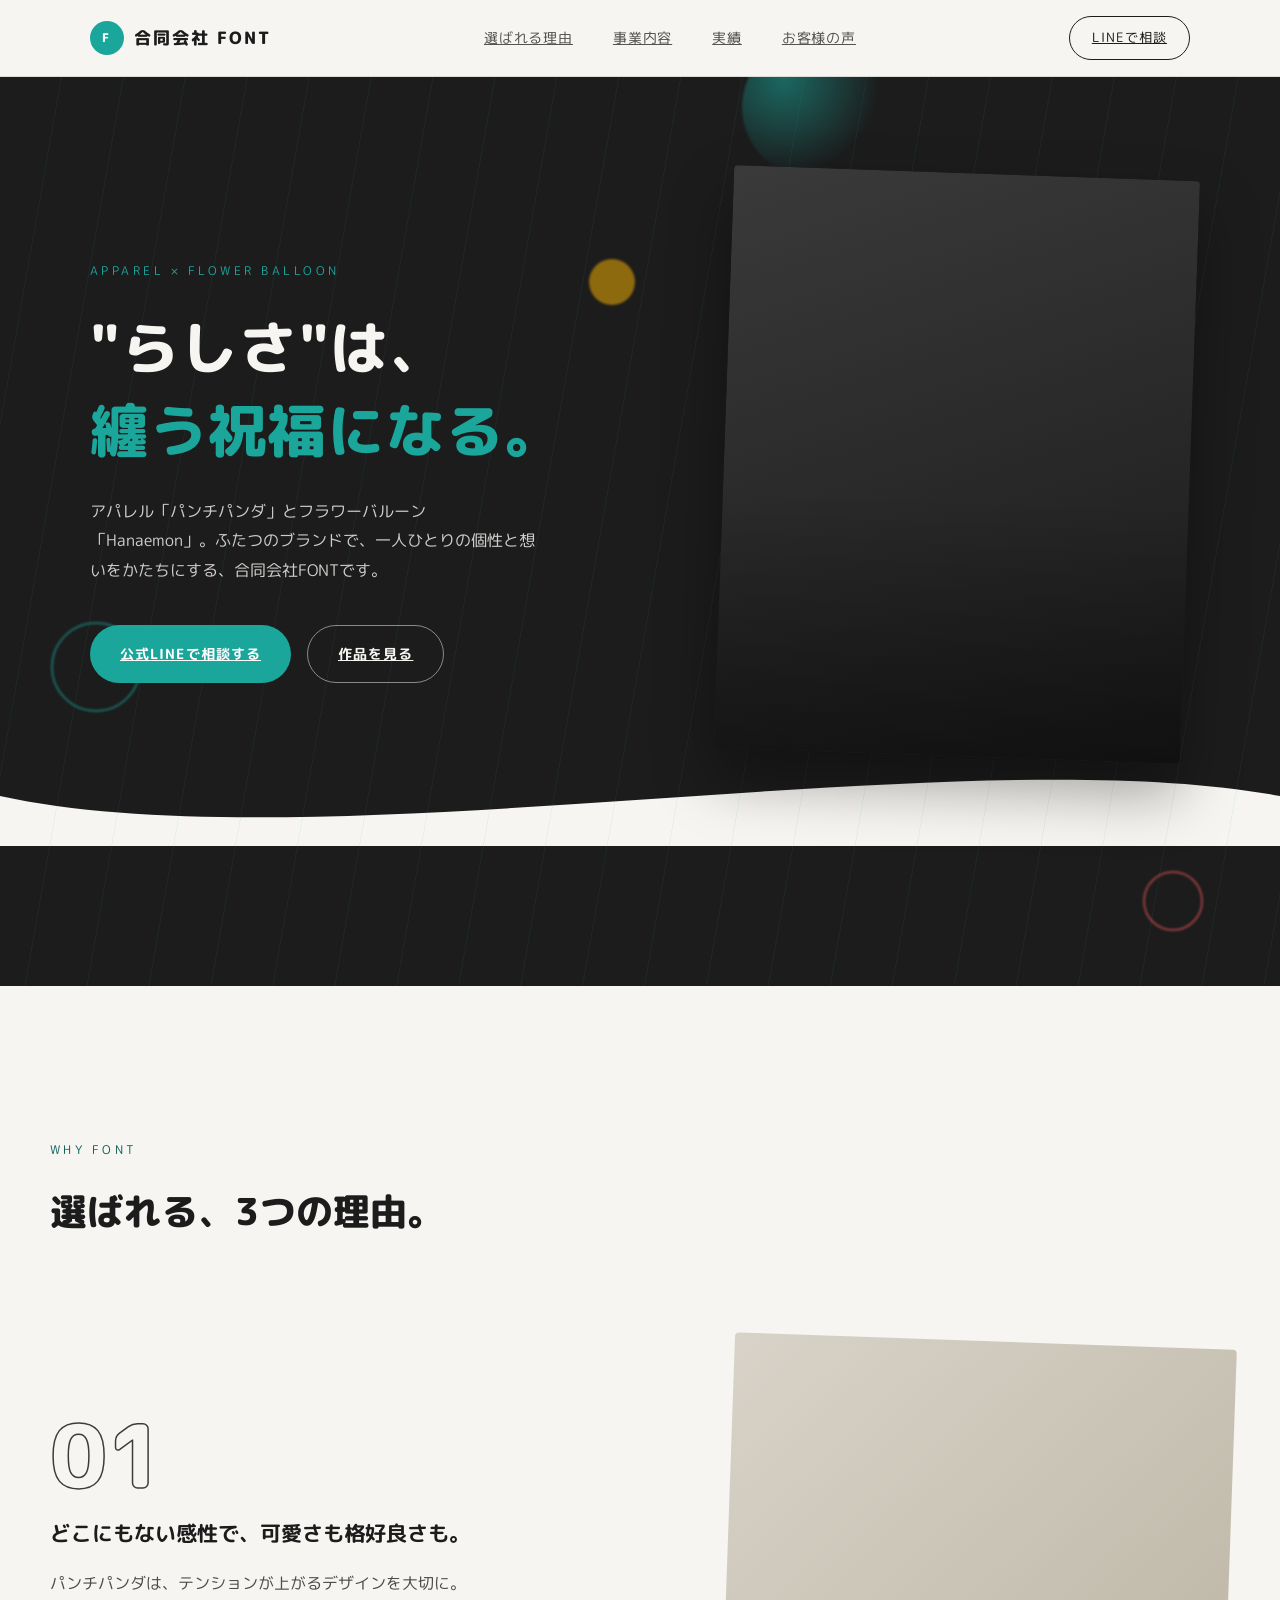
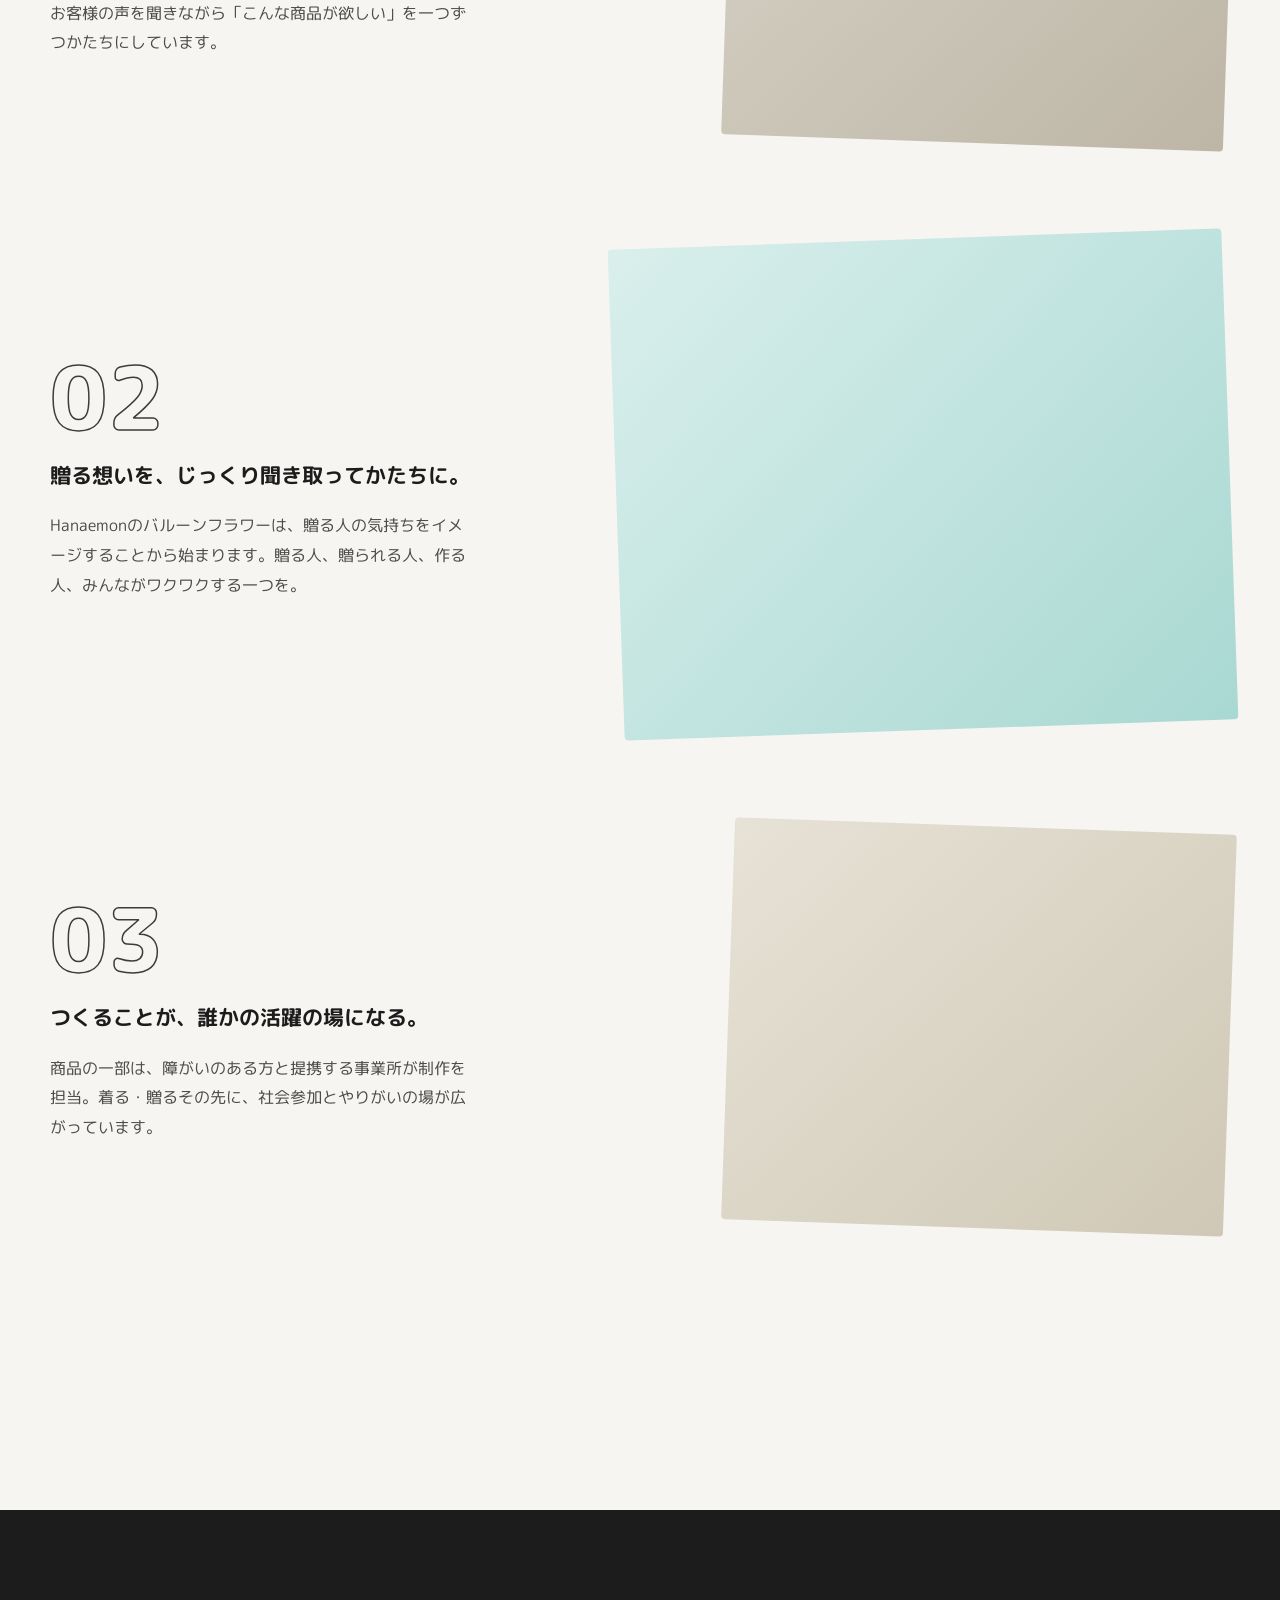
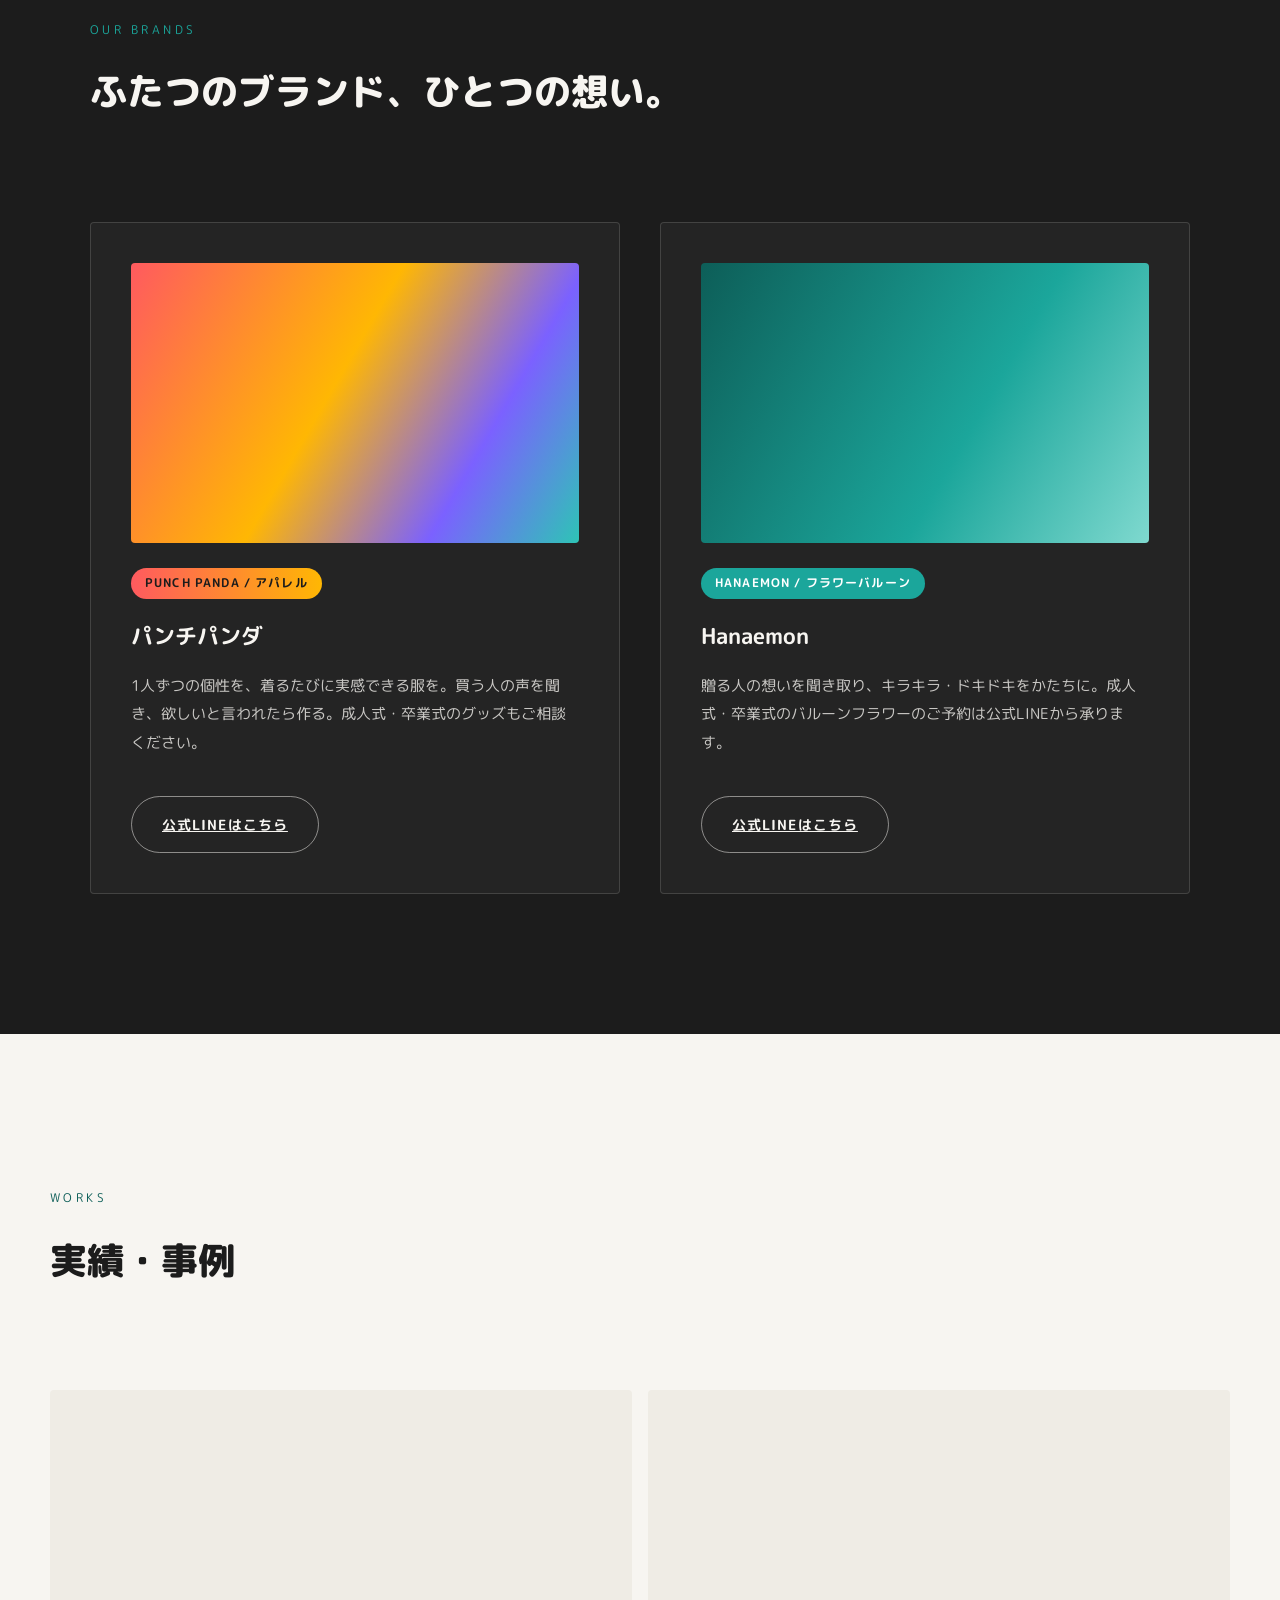
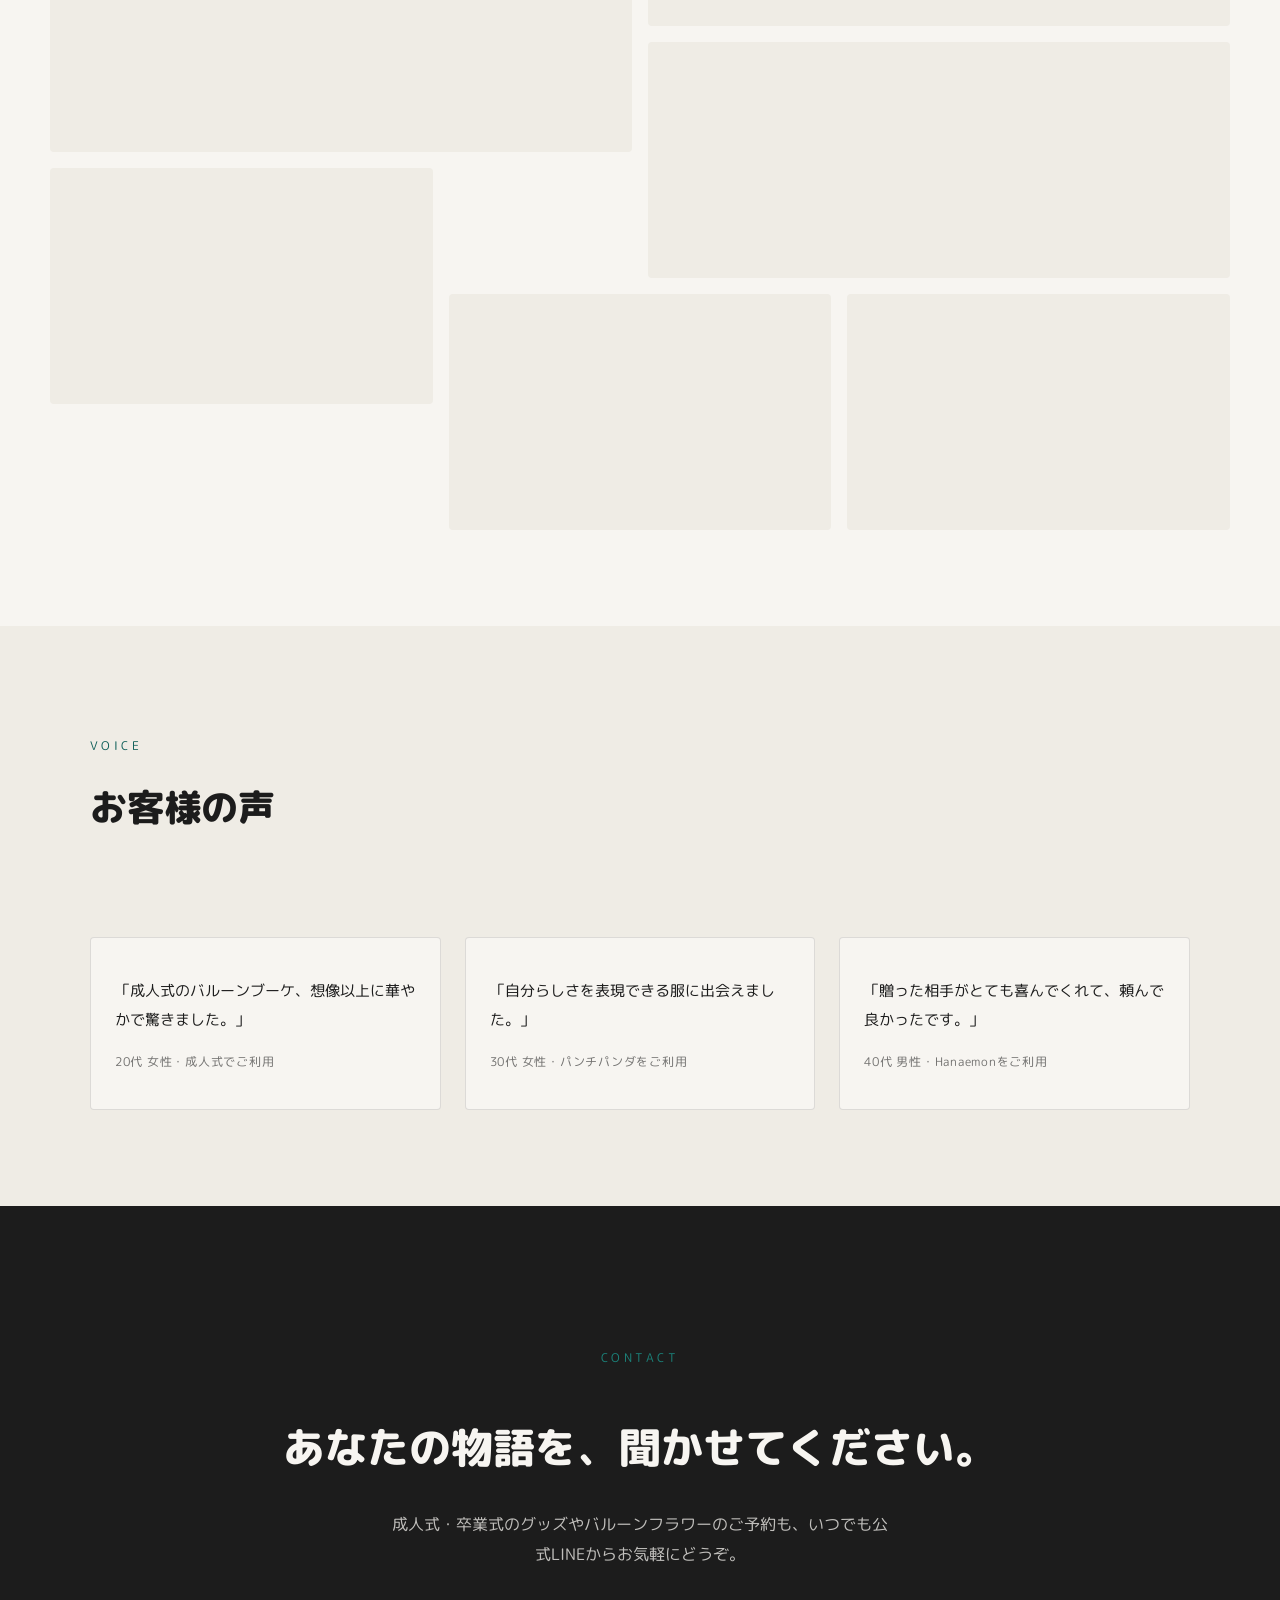
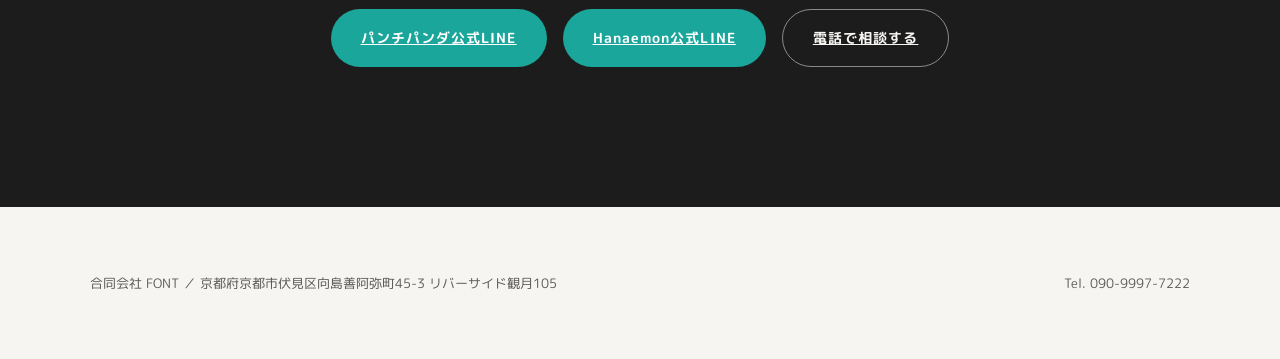
<file: mockup.html>
<!DOCTYPE html>
<html lang="ja">
<head>
<meta charset="UTF-8">
<meta name="viewport" content="width=device-width, initial-scale=1.0">
<title>合同会社FONT — デザインモックアップ</title>
<!--
  ============================================================
  コンセプト一文：
  「一人ひとりの"らしさ"を祝福に変える —
    纏うアパレル『パンチパンダ』と、贈るバルーン『Hanaemon』の物語。」

  シグネチャー要素（この案件だけの工夫）：
  1. ヒーローに、風船と布のドレープを抽象化した「ゆっくり漂う円形装飾」を
     CSSアニメーションで配置。業種（アパレル×バルーン）を直接説明せず
     モチーフで語る。
  2. 「選ばれる理由」を大きな連番（01 / 02 / 03）と斜めにトリミングした
     写真で見せる、雑誌の特集記事のような非対称グリッド。
  3. 2ブランド（パンチパンダ＝カラフル／Hanaemon＝ブルーグリーン）を
     モノトーン基調の中で"アクセントチップ"バッジによって描き分ける
     独自のブランドバッジシステム。
  4. セクションの区切りに直線ではなく、緩やかなSVGカーブを使用。
  5. ギャラリー写真はホバーで彩度が上がり、わずかに拡大する
     （「着る・贈るだけで特別になる」体験のメタファー）。

  写真プレースホルダーの割当（実装時にimages/を参照）：
  - .hero-photo            → images/photo_1.jpg（成人式スタイル×バルーンブーケの象徴カット）
  - .reason-photo-1        → images/section-01.png（パンチパンダ / アパレル制作風景）
  - .reason-photo-2        → images/section-02.png（Hanaemon / バルーン制作風景）
  - .brand-photo.pp        → images/works-01.png（パンチパンダ商品カット）
  - .brand-photo.hana      → images/works-02.png（Hanaemonブーケカット）
  - .gallery .g1〜g6       → images/works-01〜06.png（実績ギャラリー）
  ============================================================
-->
<style>
  @import url('https://fonts.googleapis.com/css2?family=M+PLUS+Rounded+1c:wght@400;500;700;800&display=swap');

  :root {
    --ink: #1c1c1c;
    --paper: #f7f5f1;
    --paper-soft: #efece5;
    --line: rgba(28,28,28,0.12);
    --teal: #1ba69b;
    --teal-deep: #0d5e58;
    --teal-soft: #d9efec;
    --pp-1: #ff5a5f;
    --pp-2: #ffb703;
    --pp-3: #7b61ff;
    --pp-4: #2ec4b6;
    --space-1: 8px;
    --space-2: 16px;
    --space-3: 24px;
    --space-4: 40px;
    --space-5: 64px;
    --space-6: 96px;
    --space-7: 140px;
    --radius: 4px;
    --ff: 'M PLUS Rounded 1c', 'Hiragino Maru Gothic ProN', sans-serif;
  }

  * { box-sizing: border-box; }
  html { scroll-behavior: smooth; }
  body {
    margin: 0;
    font-family: var(--ff);
    background: var(--paper);
    color: var(--ink);
    line-height: 1.85;
    -webkit-font-smoothing: antialiased;
  }
  img { max-width: 100%; display: block; }
  a { color: inherit; }
  .wrap {
    max-width: 1180px;
    margin: 0 auto;
    padding: 0 var(--space-4);
  }
  @media (max-width: 640px) {
    .wrap { padding: 0 var(--space-3); }
  }

  /* ---------- Header ---------- */
  .site-header {
    position: sticky;
    top: 0;
    z-index: 50;
    background: rgba(247,245,241,0.9);
    backdrop-filter: blur(6px);
    border-bottom: 1px solid var(--line);
  }
  .site-header .wrap {
    display: flex;
    align-items: center;
    justify-content: space-between;
    height: 76px;
  }
  .logo {
    font-weight: 800;
    font-size: 1.05rem;
    letter-spacing: 0.12em;
    display: flex;
    align-items: center;
    gap: 10px;
  }
  .logo-mark {
    width: 34px;
    height: 34px;
    border-radius: 50%;
    background: var(--teal);
    display: grid;
    place-items: center;
    color: #fff;
    font-size: 0.75rem;
    font-weight: 800;
  }
  .nav {
    display: flex;
    gap: var(--space-4);
    font-size: 0.85rem;
    letter-spacing: 0.06em;
  }
  .nav a { opacity: 0.75; }
  .nav a:hover { opacity: 1; }
  .cta-pill {
    border: 1px solid var(--ink);
    border-radius: 999px;
    padding: 9px 22px;
    font-size: 0.8rem;
    letter-spacing: 0.08em;
    white-space: nowrap;
  }
  @media (max-width: 900px) {
    .nav { display: none; }
  }

  /* ---------- Hero ---------- */
  .hero {
    position: relative;
    overflow: hidden;
    background: var(--ink);
    color: var(--paper);
    padding: var(--space-6) 0 var(--space-7);
  }
  .hero .wrap {
    position: relative;
    z-index: 2;
    display: grid;
    grid-template-columns: 1.1fr 0.9fr;
    gap: var(--space-5);
    align-items: center;
  }
  .hero-eyebrow {
    font-size: 0.78rem;
    letter-spacing: 0.28em;
    color: var(--teal);
    margin-bottom: var(--space-3);
    text-transform: uppercase;
  }
  .hero h1 {
    font-size: clamp(2.2rem, 4.6vw, 3.6rem);
    font-weight: 800;
    line-height: 1.45;
    margin: 0 0 var(--space-3);
    letter-spacing: 0.02em;
  }
  .hero h1 em {
    font-style: normal;
    color: var(--teal);
    display: block;
  }
  .hero p.lead {
    font-size: 1rem;
    opacity: 0.82;
    max-width: 46ch;
    margin-bottom: var(--space-4);
  }
  .hero-ctas { display: flex; gap: var(--space-2); flex-wrap: wrap; }
  .btn {
    display: inline-flex;
    align-items: center;
    gap: 8px;
    padding: 15px 30px;
    border-radius: 999px;
    font-size: 0.85rem;
    letter-spacing: 0.08em;
    font-weight: 700;
    transition: transform .25s ease, opacity .25s ease;
  }
  .btn-primary { background: var(--teal); color: #fff; }
  .btn-outline { border: 1px solid rgba(247,245,241,0.5); color: var(--paper); }
  .btn:hover { transform: translateY(-3px); opacity: 0.92; }

  .hero-visual {
    position: relative;
    aspect-ratio: 4 / 5;
    border-radius: var(--radius);
    overflow: hidden;
    transform: rotate(2deg);
    box-shadow: 0 30px 60px rgba(0,0,0,0.35);
  }
  .hero-photo {
    /* 実装時: images/photo_1.jpg を background-image または img で配置 */
    width: 100%;
    height: 100%;
    background: linear-gradient(160deg, #3a3a3a, #191919);
  }
  .hero-visual::after {
    content: '';
    position: absolute;
    inset: 0;
    background: linear-gradient(0deg, rgba(0,0,0,0.35), transparent 45%);
  }

  .float-orb {
    position: absolute;
    border-radius: 50%;
    filter: blur(1px);
    opacity: 0.55;
    animation: floaty 9s ease-in-out infinite;
  }
  .orb-1 { width: 140px; height: 140px; background: radial-gradient(circle at 30% 30%, var(--teal), transparent 70%); top: -40px; left: 58%; animation-duration: 11s; }
  .orb-2 { width: 90px; height: 90px; border: 2px solid var(--teal); top: 60%; left: 4%; animation-duration: 8s; animation-delay: 1.2s; }
  .orb-3 { width: 46px; height: 46px; background: var(--pp-2); top: 20%; left: 46%; opacity: 0.5; animation-duration: 7s; animation-delay: 0.4s; }
  .orb-4 { width: 60px; height: 60px; border: 2px solid var(--pp-1); border-radius: 50%; bottom: 6%; right: 6%; animation-duration: 10s; }
  @keyframes floaty {
    0%, 100% { transform: translateY(0) translateX(0); }
    50% { transform: translateY(-22px) translateX(10px); }
  }

  .drape {
    position: absolute;
    inset: 0;
    z-index: 1;
    opacity: 0.15;
    background-image: repeating-linear-gradient(100deg, transparent 0 60px, rgba(27,166,155,0.5) 60px 61px);
  }

  .wave-divider { display: block; width: 100%; height: 90px; }
  .wave-divider path { fill: var(--paper); }

  /* ---------- Reasons (連番セクション) ---------- */
  .reasons { padding: var(--space-7) 0 var(--space-6); }
  .section-head { max-width: 640px; margin-bottom: var(--space-6); }
  .kicker {
    font-size: 0.78rem;
    letter-spacing: 0.28em;
    color: var(--teal-deep);
    text-transform: uppercase;
    margin-bottom: var(--space-2);
  }
  .section-head h2 {
    font-size: clamp(1.7rem, 3vw, 2.3rem);
    font-weight: 800;
    margin: 0;
  }

  .reason-row {
    display: grid;
    grid-template-columns: 0.9fr 1.1fr;
    gap: var(--space-5);
    align-items: center;
    margin-bottom: var(--space-6);
  }
  .reason-row:nth-child(even) { direction: rtl; }
  .reason-row:nth-child(even) > * { direction: ltr; }
  .reason-num {
    font-size: 5.5rem;
    font-weight: 800;
    color: transparent;
    -webkit-text-stroke: 1.5px var(--ink);
    line-height: 1;
    opacity: 0.85;
  }
  .reason-photo {
    aspect-ratio: 5 / 4;
    background: var(--paper-soft);
    border-radius: var(--radius);
    transform: rotate(-2deg);
    transition: transform .4s ease, filter .4s ease;
  }
  .reason-row:nth-child(even) .reason-photo { transform: rotate(2deg); }
  .reason-photo:hover { transform: rotate(0deg) scale(1.02); filter: saturate(1.15); }
  .reason-photo.ph-1 { background: linear-gradient(135deg, #d8d3c8, #bdb6a6); }
  .reason-photo.ph-2 { background: linear-gradient(135deg, var(--teal-soft), #a9d8d2); }
  .reason-photo.ph-3 { background: linear-gradient(135deg, #e7e2d6, #cfc8b6); }
  .reason-text h3 { font-size: 1.3rem; margin: var(--space-2) 0; font-weight: 700; }
  .reason-text p { opacity: 0.78; max-width: 42ch; }

  /* ---------- Brands ---------- */
  .brands { background: var(--ink); color: var(--paper); padding: var(--space-6) 0 var(--space-7); }
  .brands .kicker { color: var(--teal); }
  .brand-grid {
    display: grid;
    grid-template-columns: 1fr 1fr;
    gap: var(--space-4);
    margin-top: var(--space-5);
  }
  .brand-card {
    background: rgba(247,245,241,0.04);
    border: 1px solid rgba(247,245,241,0.14);
    border-radius: var(--radius);
    padding: var(--space-4);
  }
  .brand-photo {
    aspect-ratio: 16 / 10;
    border-radius: var(--radius);
    margin-bottom: var(--space-3);
    overflow: hidden;
  }
  .brand-photo.pp { background: linear-gradient(120deg, var(--pp-1), var(--pp-2) 45%, var(--pp-3) 75%, var(--pp-4)); }
  .brand-photo.hana { background: linear-gradient(120deg, var(--teal-deep), var(--teal) 60%, #7fd9cf); }
  .badge {
    display: inline-block;
    font-size: 0.72rem;
    letter-spacing: 0.1em;
    padding: 5px 14px;
    border-radius: 999px;
    margin-bottom: var(--space-2);
    font-weight: 700;
  }
  .badge.pp { background: linear-gradient(90deg, var(--pp-1), var(--pp-2)); color: #1c1c1c; }
  .badge.hana { background: var(--teal); color: #fff; }
  .brand-card h3 { font-size: 1.4rem; margin: 0 0 var(--space-2); }
  .brand-card p { opacity: 0.78; font-size: 0.95rem; }
  .brand-card .btn-outline { margin-top: var(--space-3); }

  /* ---------- Gallery ---------- */
  .gallery-section { padding: var(--space-7) 0 var(--space-6); }
  .gallery {
    display: grid;
    grid-template-columns: repeat(6, 1fr);
    grid-auto-rows: 110px;
    gap: var(--space-2);
    margin-top: var(--space-5);
  }
  .gallery > div {
    background: var(--paper-soft);
    border-radius: var(--radius);
    transition: transform .35s ease, filter .35s ease;
  }
  .gallery > div:hover { transform: scale(1.03); filter: saturate(1.3); }
  .g1 { grid-column: span 3; grid-row: span 3; background: linear-gradient(140deg,#cfc8b6,#a79e88); }
  .g2 { grid-column: span 3; grid-row: span 2; background: linear-gradient(140deg,var(--teal-soft),#8fcdc4); }
  .g3 { grid-column: span 3; grid-row: span 2; background: linear-gradient(140deg,#e3ded0,#c3bba5); }
  .g4 { grid-column: span 2; grid-row: span 2; background: linear-gradient(140deg,var(--pp-2),var(--pp-1)); }
  .g5 { grid-column: span 2; grid-row: span 2; background: linear-gradient(140deg,#d6d0c1,#b7ad95); }
  .g6 { grid-column: span 2; grid-row: span 2; background: linear-gradient(140deg,var(--teal),var(--teal-deep)); }
  @media (max-width: 760px) {
    .gallery { grid-template-columns: repeat(2, 1fr); grid-auto-rows: 130px; }
    .g1,.g2,.g3,.g4,.g5,.g6 { grid-column: span 1; grid-row: span 2; }
  }

  /* ---------- Voice teaser ---------- */
  .voice { padding: var(--space-6) 0; background: var(--paper-soft); }
  .voice-row {
    display: grid;
    grid-template-columns: repeat(3, 1fr);
    gap: var(--space-3);
    margin-top: var(--space-5);
  }
  .voice-card {
    background: var(--paper);
    border: 1px solid var(--line);
    border-radius: var(--radius);
    padding: var(--space-3);
  }
  .voice-card p.quote { font-size: 0.95rem; margin-bottom: var(--space-2); }
  .voice-card .who { font-size: 0.78rem; opacity: 0.6; letter-spacing: 0.06em; }
  @media (max-width: 760px) {
    .voice-row { grid-template-columns: 1fr; }
  }

  /* ---------- Contact CTA ---------- */
  .contact-cta {
    padding: var(--space-7) 0;
    text-align: center;
    position: relative;
    overflow: hidden;
    background: var(--ink);
    color: var(--paper);
  }
  .contact-cta h2 {
    font-size: clamp(1.8rem, 4vw, 2.6rem);
    font-weight: 800;
    margin-bottom: var(--space-3);
  }
  .contact-cta p { opacity: 0.75; max-width: 50ch; margin: 0 auto var(--space-4); }
  .contact-ctas { display: flex; gap: var(--space-2); justify-content: center; flex-wrap: wrap; }

  /* ---------- Footer ---------- */
  footer { padding: var(--space-5) 0; font-size: 0.82rem; }
  .footer-row {
    display: flex;
    justify-content: space-between;
    flex-wrap: wrap;
    gap: var(--space-3);
    opacity: 0.7;
  }

  @media (max-width: 900px) {
    .hero .wrap { grid-template-columns: 1fr; }
    .hero-visual { order: -1; max-width: 340px; margin: 0 auto; }
    .reason-row { grid-template-columns: 1fr; }
    .reason-row:nth-child(even) { direction: ltr; }
    .brand-grid { grid-template-columns: 1fr; }
  }
</style>
</head>
<body>

<header class="site-header">
  <div class="wrap">
    <div class="logo"><span class="logo-mark">F</span>合同会社 FONT</div>
    <nav class="nav">
      <a href="#reasons">選ばれる理由</a>
      <a href="#brands">事業内容</a>
      <a href="#gallery">実績</a>
      <a href="#voice">お客様の声</a>
    </nav>
    <a class="cta-pill" href="#contact">LINEで相談</a>
  </div>
</header>

<section class="hero">
  <div class="drape"></div>
  <span class="float-orb orb-1"></span>
  <span class="float-orb orb-2"></span>
  <span class="float-orb orb-3"></span>
  <span class="float-orb orb-4"></span>
  <div class="wrap">
    <div>
      <p class="hero-eyebrow">Apparel × Flower Balloon</p>
      <h1>"らしさ"は、<em>纏う祝福になる。</em></h1>
      <p class="lead">アパレル「パンチパンダ」とフラワーバルーン「Hanaemon」。ふたつのブランドで、一人ひとりの個性と想いをかたちにする、合同会社FONTです。</p>
      <div class="hero-ctas">
        <a class="btn btn-primary" href="#contact">公式LINEで相談する</a>
        <a class="btn btn-outline" href="#gallery">作品を見る</a>
      </div>
    </div>
    <div class="hero-visual">
      <!-- images/photo_1.jpg（成人式振袖×バスケ×バルーンブーケの象徴カット）を配置 -->
      <div class="hero-photo"></div>
    </div>
  </div>
  <svg class="wave-divider" viewBox="0 0 1440 90" preserveAspectRatio="none"><path d="M0,40 C360,110 1080,-20 1440,40 L1440,90 L0,90 Z"></path></svg>
</section>

<section class="reasons wrap" id="reasons">
  <div class="section-head">
    <p class="kicker">Why FONT</p>
    <h2>選ばれる、3つの理由。</h2>
  </div>

  <div class="reason-row">
    <div class="reason-photo ph-1 reason-photo-1"></div>
    <div class="reason-text">
      <span class="reason-num">01</span>
      <h3>どこにもない感性で、可愛さも格好良さも。</h3>
      <p>パンチパンダは、テンションが上がるデザインを大切に。お客様の声を聞きながら「こんな商品が欲しい」を一つずつかたちにしています。</p>
    </div>
  </div>

  <div class="reason-row">
    <div class="reason-text">
      <span class="reason-num">02</span>
      <h3>贈る想いを、じっくり聞き取ってかたちに。</h3>
      <p>Hanaemonのバルーンフラワーは、贈る人の気持ちをイメージすることから始まります。贈る人、贈られる人、作る人、みんながワクワクする一つを。</p>
    </div>
    <div class="reason-photo ph-2 reason-photo-2"></div>
  </div>

  <div class="reason-row">
    <div class="reason-photo ph-3"></div>
    <div class="reason-text">
      <span class="reason-num">03</span>
      <h3>つくることが、誰かの活躍の場になる。</h3>
      <p>商品の一部は、障がいのある方と提携する事業所が制作を担当。着る・贈るその先に、社会参加とやりがいの場が広がっています。</p>
    </div>
  </div>
</section>

<svg class="wave-divider" viewBox="0 0 1440 90" preserveAspectRatio="none" style="transform:scaleY(-1); background:var(--paper);"><path d="M0,40 C360,-20 1080,110 1440,40 L1440,90 L0,90 Z" fill="#1c1c1c"></path></svg>

<section class="brands" id="brands">
  <div class="wrap">
    <div class="section-head">
      <p class="kicker">Our Brands</p>
      <h2 style="color:var(--paper);">ふたつのブランド、ひとつの想い。</h2>
    </div>
    <div class="brand-grid">
      <div class="brand-card">
        <div class="brand-photo pp"></div>
        <span class="badge pp">PUNCH PANDA / アパレル</span>
        <h3>パンチパンダ</h3>
        <p>1人ずつの個性を、着るたびに実感できる服を。買う人の声を聞き、欲しいと言われたら作る。成人式・卒業式のグッズもご相談ください。</p>
        <a class="btn btn-outline" href="#contact">公式LINEはこちら</a>
      </div>
      <div class="brand-card">
        <div class="brand-photo hana"></div>
        <span class="badge hana">HANAEMON / フラワーバルーン</span>
        <h3>Hanaemon</h3>
        <p>贈る人の想いを聞き取り、キラキラ・ドキドキをかたちに。成人式・卒業式のバルーンフラワーのご予約は公式LINEから承ります。</p>
        <a class="btn btn-outline" href="#contact">公式LINEはこちら</a>
      </div>
    </div>
  </div>
</section>

<section class="gallery-section wrap" id="gallery">
  <div class="section-head">
    <p class="kicker">Works</p>
    <h2>実績・事例</h2>
  </div>
  <div class="gallery">
    <div class="g1"></div>
    <div class="g2"></div>
    <div class="g3"></div>
    <div class="g4"></div>
    <div class="g5"></div>
    <div class="g6"></div>
  </div>
</section>

<section class="voice" id="voice">
  <div class="wrap">
    <div class="section-head">
      <p class="kicker">Voice</p>
      <h2>お客様の声</h2>
    </div>
    <div class="voice-row">
      <div class="voice-card">
        <p class="quote">「成人式のバルーンブーケ、想像以上に華やかで驚きました。」</p>
        <p class="who">20代 女性・成人式でご利用</p>
      </div>
      <div class="voice-card">
        <p class="quote">「自分らしさを表現できる服に出会えました。」</p>
        <p class="who">30代 女性・パンチパンダをご利用</p>
      </div>
      <div class="voice-card">
        <p class="quote">「贈った相手がとても喜んでくれて、頼んで良かったです。」</p>
        <p class="who">40代 男性・Hanaemonをご利用</p>
      </div>
    </div>
  </div>
</section>

<section class="contact-cta" id="contact">
  <div class="wrap">
    <p class="kicker" style="text-align:center;color:var(--teal);">Contact</p>
    <h2>あなたの物語を、聞かせてください。</h2>
    <p>成人式・卒業式のグッズやバルーンフラワーのご予約も、いつでも公式LINEからお気軽にどうぞ。</p>
    <div class="contact-ctas">
      <a class="btn btn-primary" href="#">パンチパンダ公式LINE</a>
      <a class="btn btn-primary" href="#">Hanaemon公式LINE</a>
      <a class="btn btn-outline" href="tel:09099977222">電話で相談する</a>
    </div>
  </div>
</section>

<footer>
  <div class="wrap footer-row">
    <span>合同会社 FONT ／ 京都府京都市伏見区向島善阿弥町45-3 リバーサイド観月105</span>
    <span>Tel. 090-9997-7222</span>
  </div>
</footer>

</body>
</html>
</file>
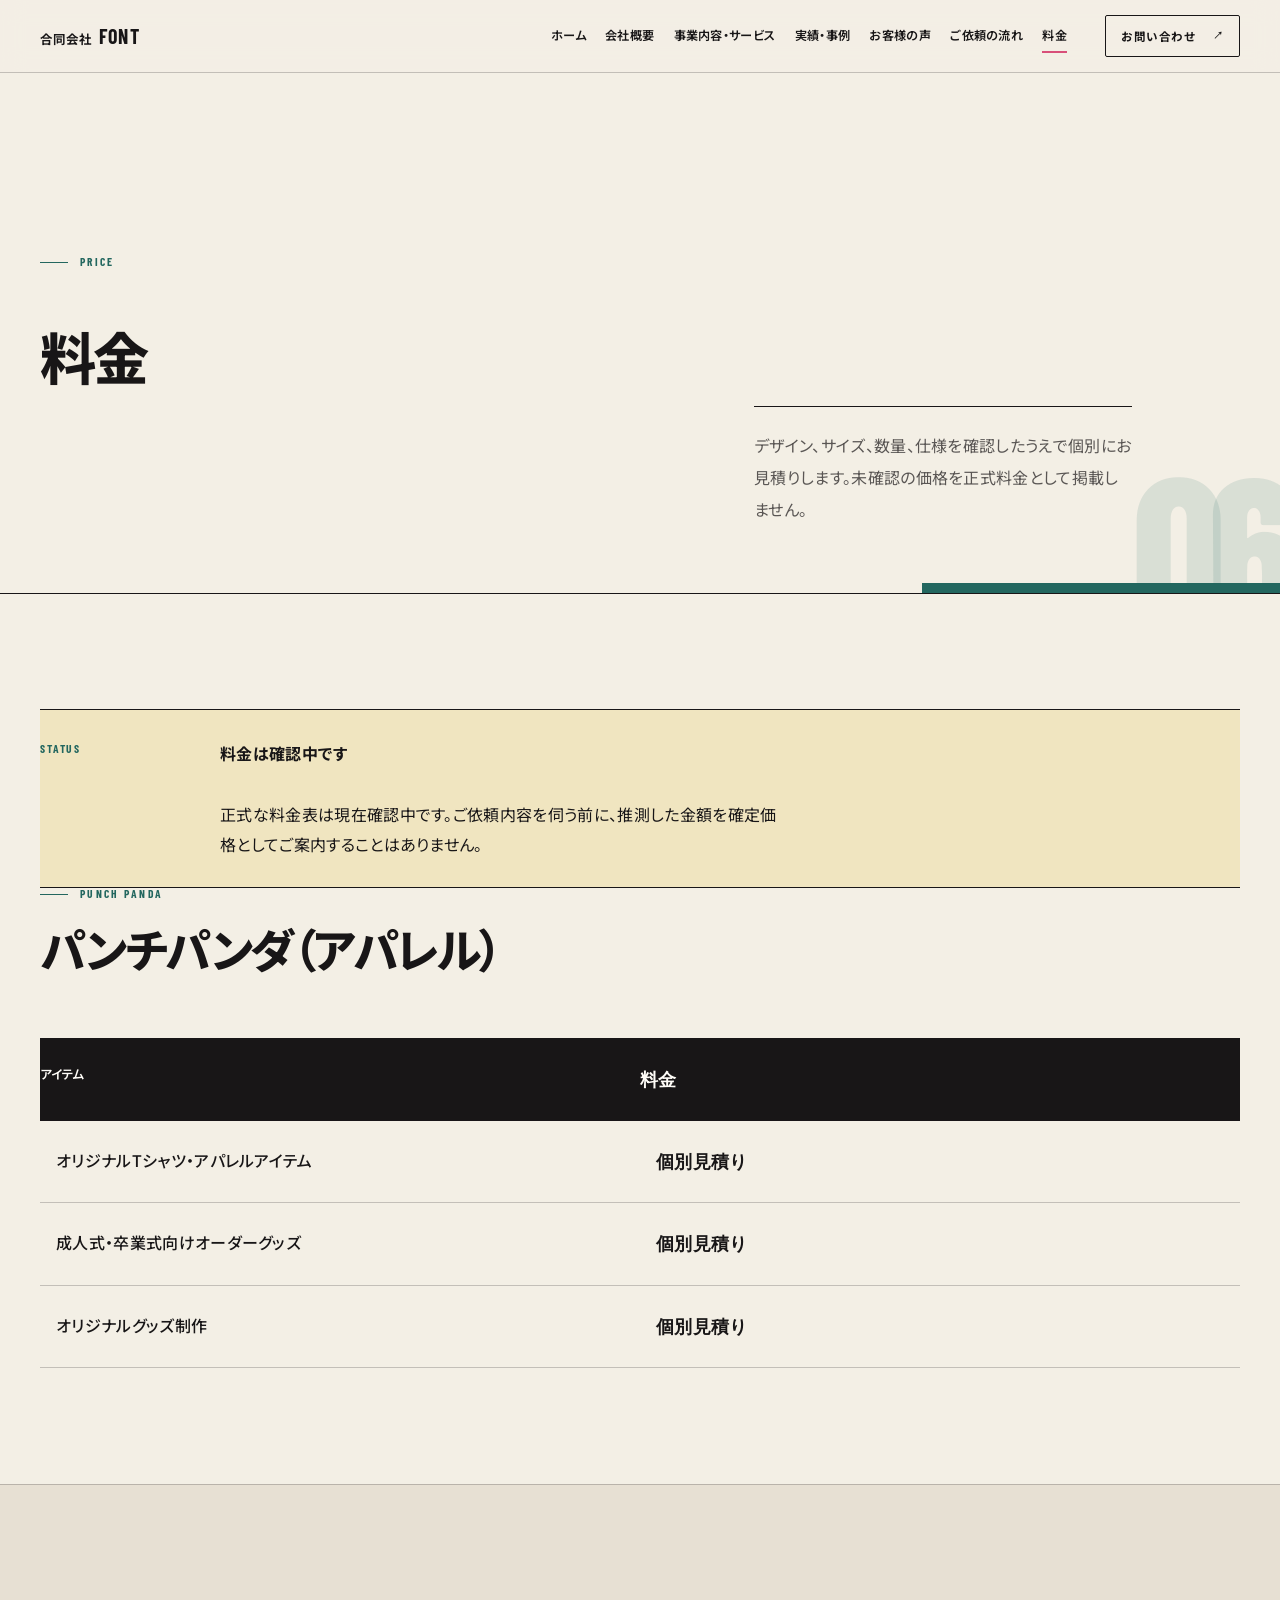
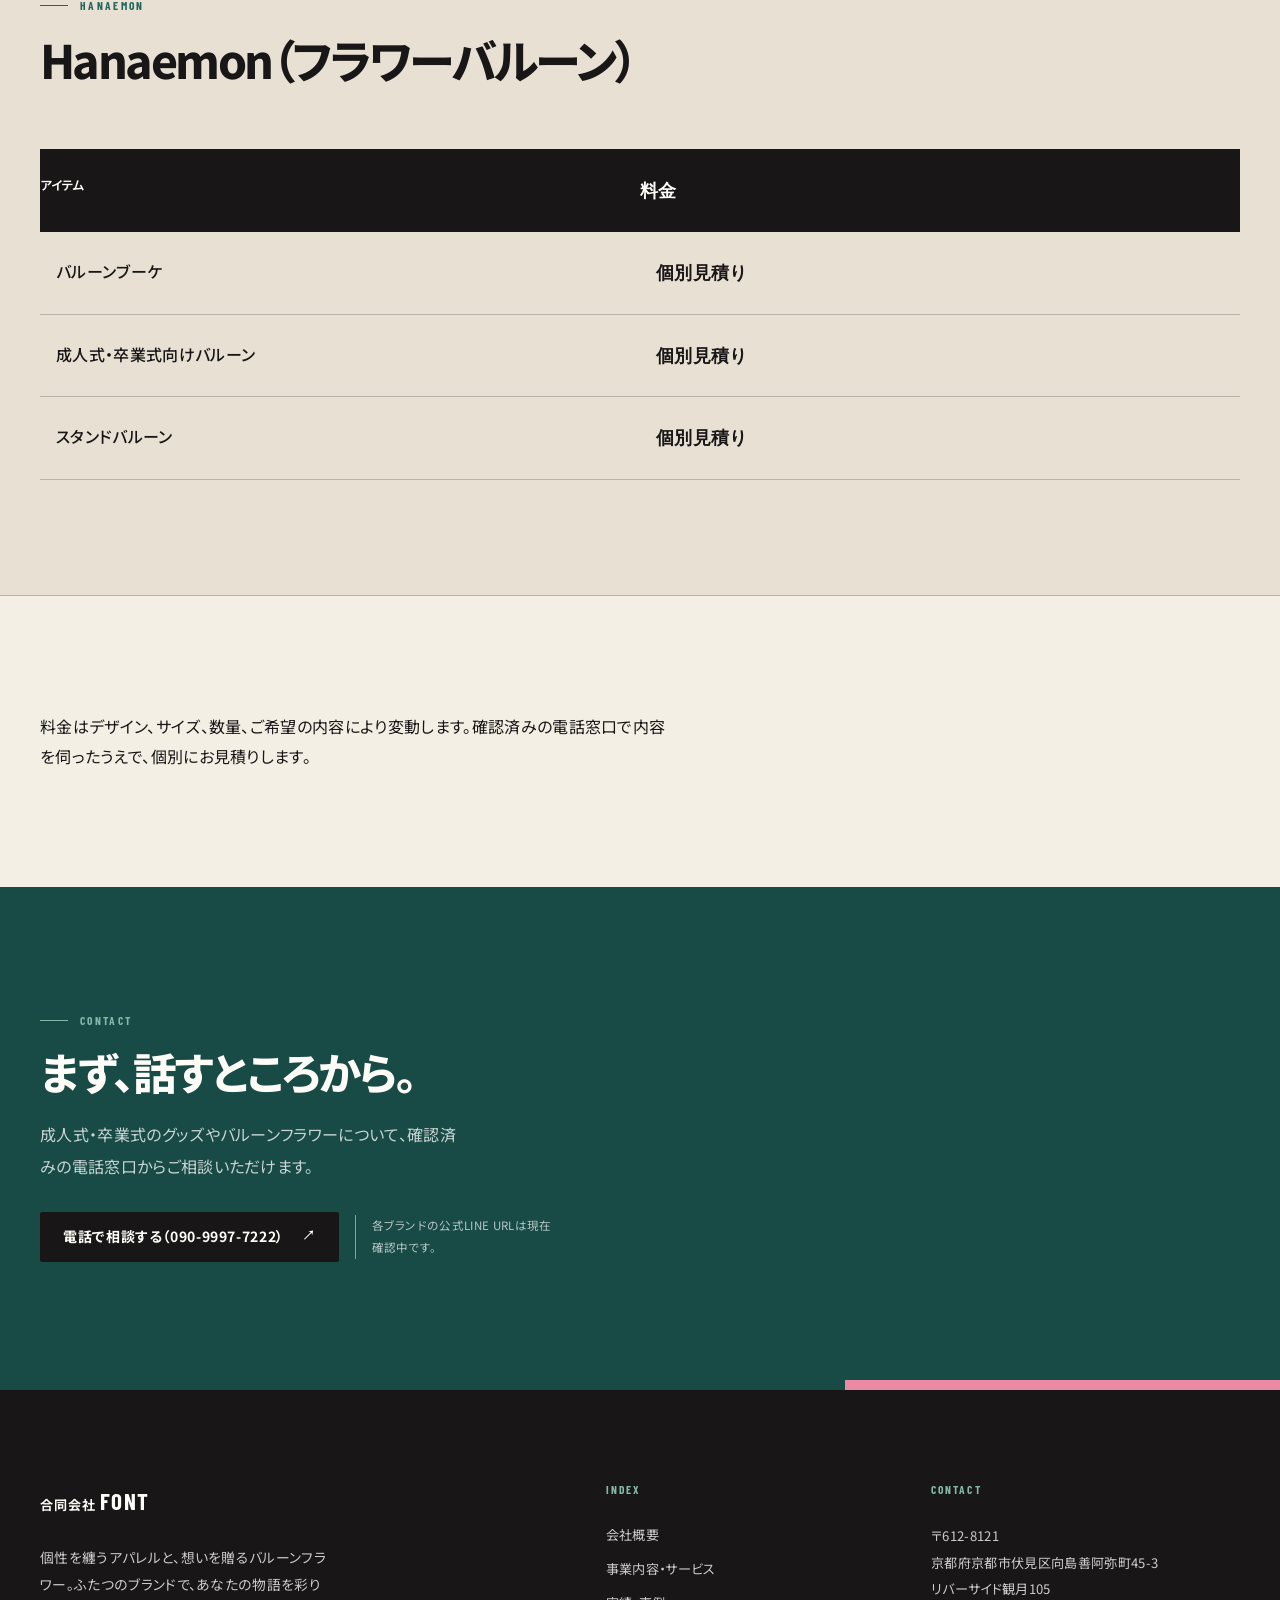
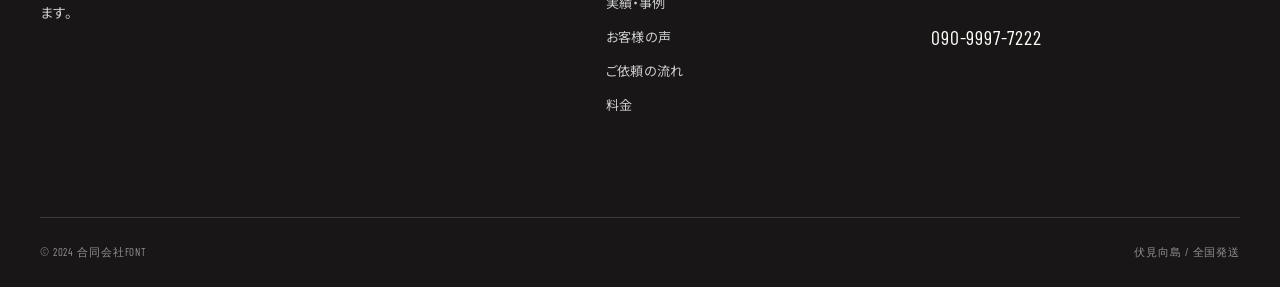
<file: price.html>
<!DOCTYPE html>
<html lang="ja">
<head>
<meta charset="UTF-8">
<meta name="viewport" content="width=device-width, initial-scale=1.0">
<title>料金｜合同会社FONT（パンチパンダ / Hanaemon）</title>
<meta name="description" content="合同会社FONTの料金案内。パンチパンダ（アパレル）とHanaemon（フラワーバルーン）の料金は、内容・サイズ・数量・仕様を確認したうえで個別にお見積りします。">
<meta property="og:type" content="website">
<meta property="og:title" content="料金｜合同会社FONT">
<meta property="og:description" content="正式料金は内容・数量・仕様を確認したうえで個別にお見積りします。">
<meta property="og:image" content="images/photo_1.webp">
<link rel="icon" href="images/favicon.png" type="image/png">
<link rel="apple-touch-icon" href="images/apple-touch-icon.png">
<link rel="preconnect" href="https://fonts.googleapis.com">
<link rel="preconnect" href="https://fonts.gstatic.com" crossorigin>
<link href="https://fonts.googleapis.com/css2?family=Barlow+Condensed:wght@500;600;700;800&family=Noto+Sans+JP:wght@400;500;600;700;800&display=swap" rel="stylesheet">
<link rel="stylesheet" href="css/style.css">
</head>
<body class="page-price">
<a class="skip-link" href="#main">本文へスキップ</a>

<header class="site-header">
  <div class="wrap">
    <a class="logo" href="index.html">合同会社 <strong>FONT</strong></a>
    <nav class="nav" aria-label="メインナビゲーション">
      <button class="nav-toggle js-nav-toggle" type="button" aria-expanded="false" aria-controls="site-nav" aria-label="メニューを開く"><span></span></button>
      <ul class="nav-list js-site-nav" id="site-nav">
        <li><a href="index.html">ホーム</a></li>
        <li><a href="about.html">会社概要</a></li>
        <li><a href="services.html">事業内容・サービス</a></li>
        <li><a href="works.html">実績・事例</a></li>
        <li><a href="voice.html">お客様の声</a></li>
        <li><a href="flow.html">ご依頼の流れ</a></li>
        <li><a href="price.html" aria-current="page">料金</a></li>
      </ul>
    </nav>
    <div class="header-actions">
      <a class="cta-pill" href="#contact">お問い合わせ</a>
    </div>
  </div>
</header>

<main id="main">

  <section class="page-hero" data-page-index="06">
    <div class="wrap">
      <p class="hero-eyebrow">Price</p>
      <h1>料金</h1>
      <p class="lead">デザイン、サイズ、数量、仕様を確認したうえで個別にお見積りします。未確認の価格を正式料金として掲載しません。</p>
    </div>
  </section>

  <section class="section wrap">
    <aside class="content-status content-status-important" aria-label="料金掲載について">
      <strong>料金は確認中です</strong>
      <p>正式な料金表は現在確認中です。ご依頼内容を伺う前に、推測した金額を確定価格としてご案内することはありません。</p>
    </aside>
    <div class="section-head">
      <p class="kicker">Punch Panda</p>
      <h2>パンチパンダ（アパレル）</h2>
    </div>
    <table class="info-table price-table">
      <thead>
        <tr><th>アイテム</th><th>料金</th></tr>
      </thead>
      <tbody>
        <tr><td>オリジナルTシャツ・アパレルアイテム</td><td>個別見積り</td></tr>
        <tr><td>成人式・卒業式向けオーダーグッズ</td><td>個別見積り</td></tr>
        <tr><td>オリジナルグッズ制作</td><td>個別見積り</td></tr>
      </tbody>
    </table>
  </section>

  <section class="section section-alt">
    <div class="wrap">
      <div class="section-head">
        <p class="kicker">Hanaemon</p>
        <h2>Hanaemon（フラワーバルーン）</h2>
      </div>
      <table class="info-table price-table">
        <thead>
          <tr><th>アイテム</th><th>料金</th></tr>
        </thead>
        <tbody>
          <tr><td>バルーンブーケ</td><td>個別見積り</td></tr>
          <tr><td>成人式・卒業式向けバルーン</td><td>個別見積り</td></tr>
          <tr><td>スタンドバルーン</td><td>個別見積り</td></tr>
        </tbody>
      </table>
    </div>
  </section>

  <section class="section wrap">
    <p style="max-width:70ch;">料金はデザイン、サイズ、数量、ご希望の内容により変動します。確認済みの電話窓口で内容を伺ったうえで、個別にお見積りします。</p>
  </section>

  <section class="contact-cta" id="contact">
    <div class="wrap">
      <p class="kicker" style="text-align:center;color:var(--color-teal);">Contact</p>
      <h2>まず、話すところから。</h2>
      <p>成人式・卒業式のグッズやバルーンフラワーについて、確認済みの電話窓口からご相談いただけます。</p>
      <div class="contact-ctas">
        <a class="btn btn-primary" href="tel:09099977222">電話で相談する（090-9997-7222）</a>
        <p class="contact-url-status">各ブランドの公式LINE URLは現在確認中です。</p>
      </div>
    </div>
  </section>

</main>

<footer class="site-footer">
  <div class="wrap">
    <div class="footer-grid">
      <div class="footer-col footer-identity">
        <div class="footer-logo">合同会社 <strong>FONT</strong></div>
        <p>個性を纏うアパレルと、想いを贈るバルーンフラワー。ふたつのブランドで、あなたの物語を彩ります。</p>
      </div>
      <div class="footer-col footer-menu">
        <h4>Index</h4>
        <a href="about.html">会社概要</a>
        <a href="services.html">事業内容・サービス</a>
        <a href="works.html">実績・事例</a>
        <a href="voice.html">お客様の声</a>
        <a href="flow.html">ご依頼の流れ</a>
        <a href="price.html">料金</a>
      </div>
      <div class="footer-col footer-contact">
        <h4>Contact</h4>
        <p>〒612-8121<br>京都府京都市伏見区向島善阿弥町45-3<br>リバーサイド観月105</p>
        <a href="tel:09099977222">090-9997-7222</a>
      </div>
    </div>
    <div class="footer-bottom">
      <span>&copy; 2024 合同会社FONT</span>
      <span>伏見向島 / 全国発送</span>
    </div>
  </div>
</footer>

<script src="js/main.js"></script>
</body>
</html>
</file>
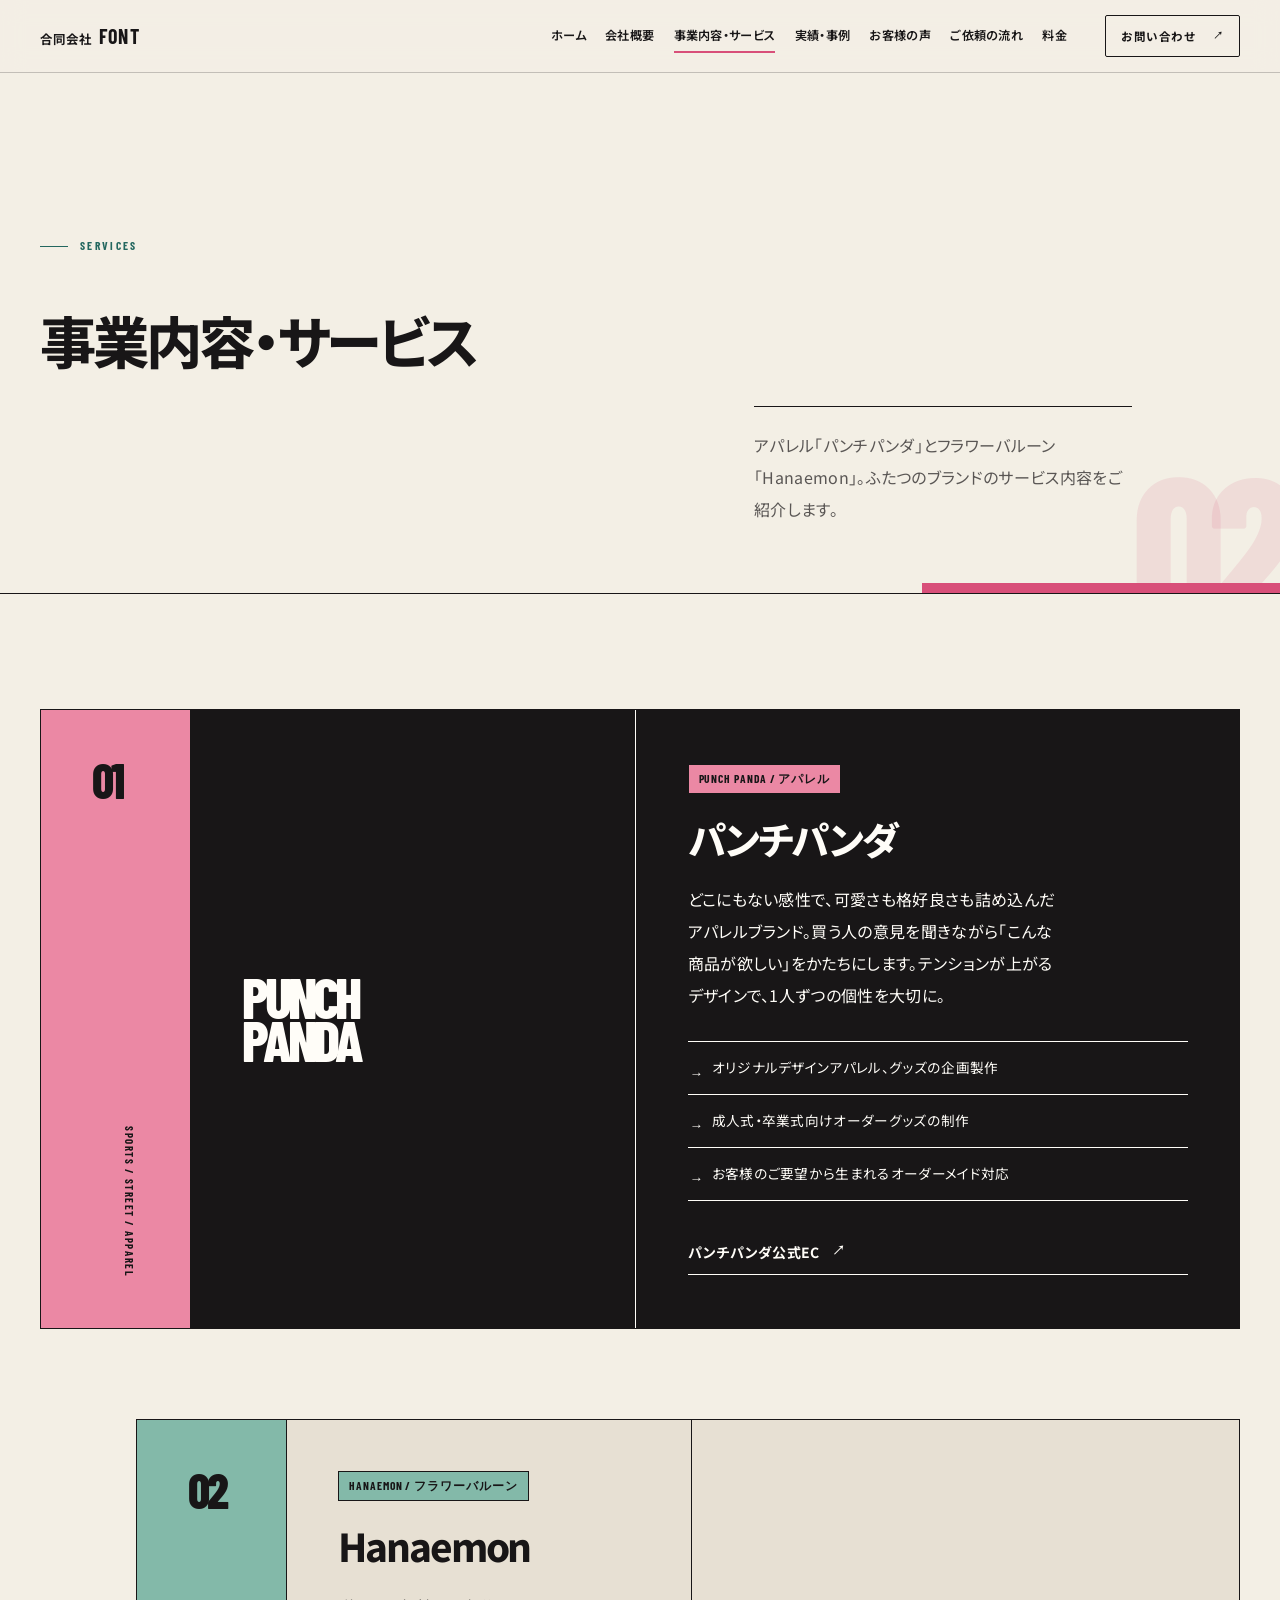
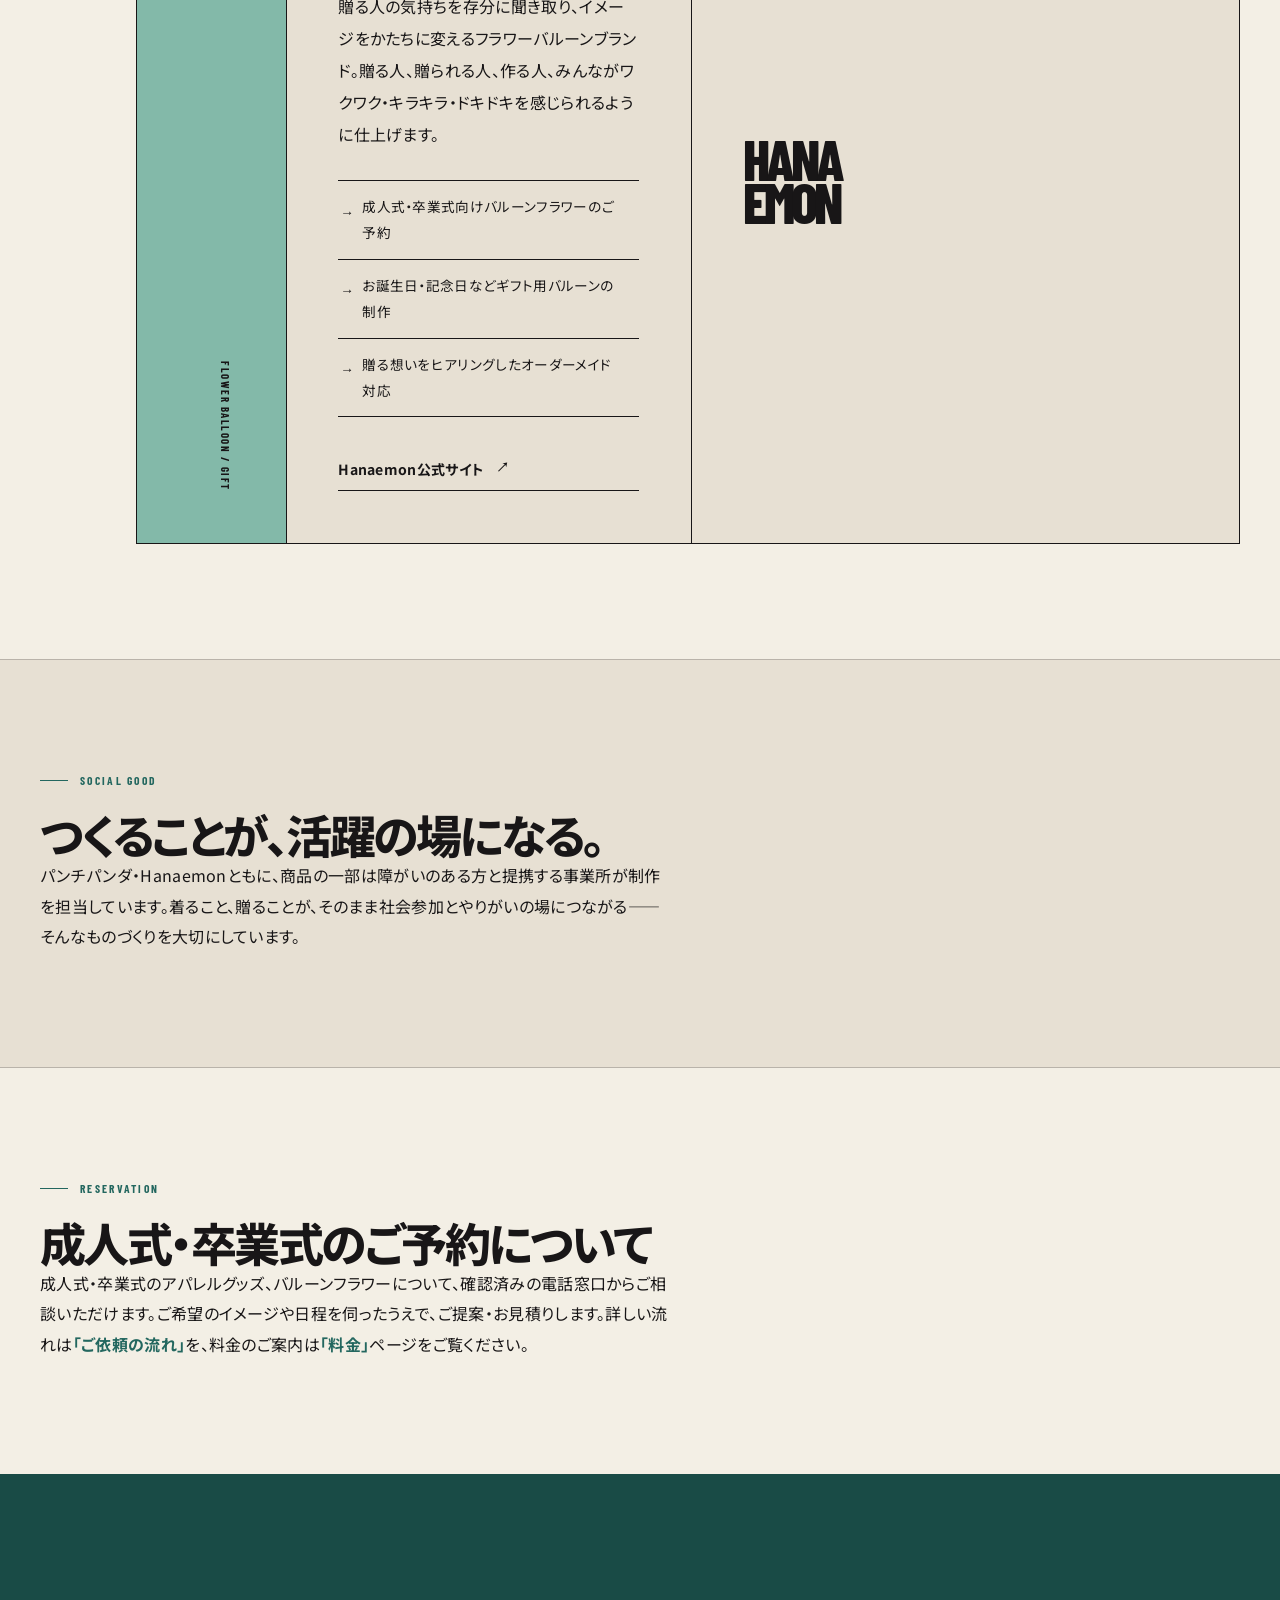
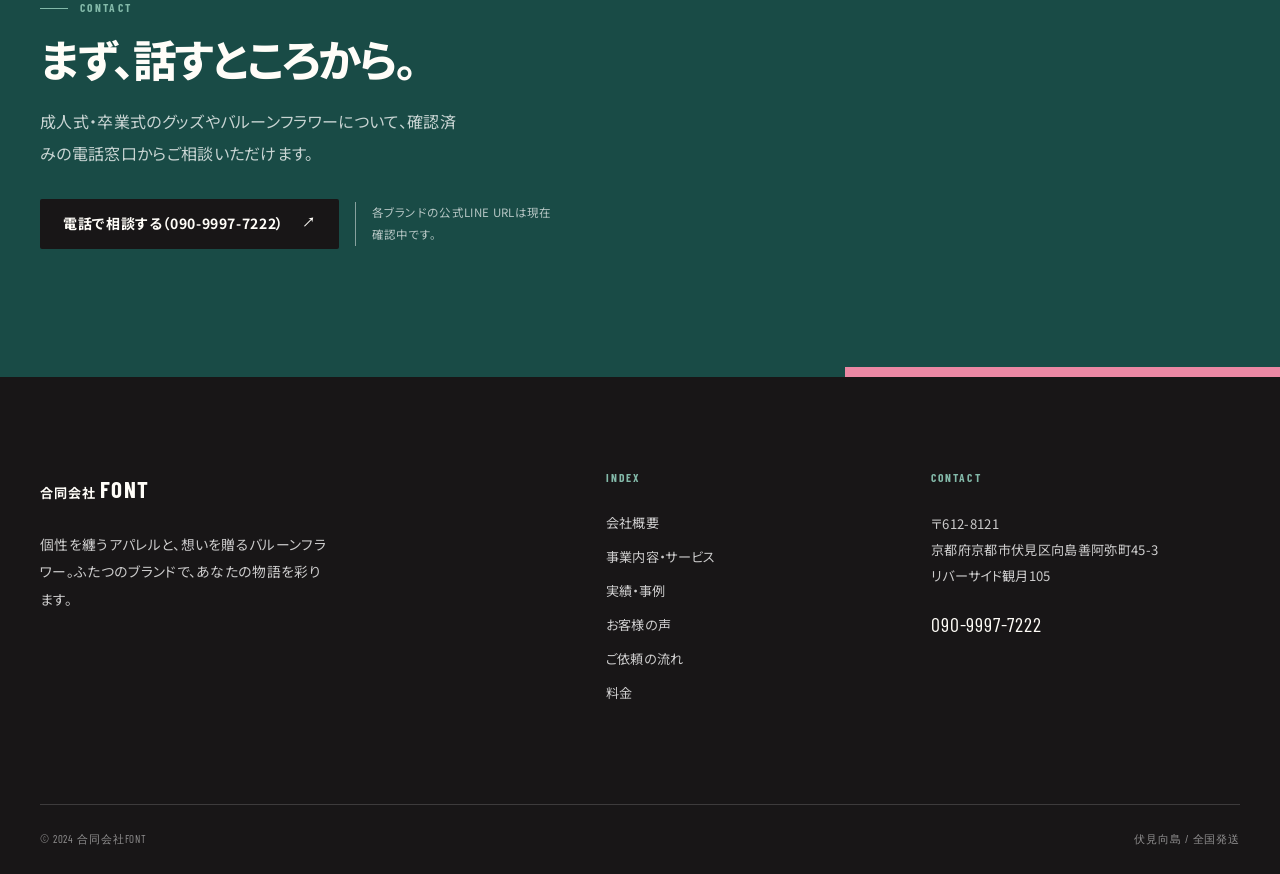
<file: services.html>
<!DOCTYPE html>
<html lang="ja">
<head>
<meta charset="UTF-8">
<meta name="viewport" content="width=device-width, initial-scale=1.0">
<title>事業内容・サービス｜合同会社FONT（パンチパンダ / Hanaemon）</title>
<meta name="description" content="合同会社FONTの事業内容。アパレルブランド「パンチパンダ」とフラワーバルーンブランド「Hanaemon」のサービス内容、成人式・卒業式グッズやバルーンフラワーのご予約について。">
<meta property="og:type" content="website">
<meta property="og:title" content="事業内容・サービス｜合同会社FONT">
<meta property="og:description" content="パンチパンダとHanaemon、ふたつのブランドのサービス内容をご紹介します。">
<meta property="og:image" content="images/photo_1.webp">
<link rel="icon" href="images/favicon.png" type="image/png">
<link rel="apple-touch-icon" href="images/apple-touch-icon.png">
<link rel="preconnect" href="https://fonts.googleapis.com">
<link rel="preconnect" href="https://fonts.gstatic.com" crossorigin>
<link href="https://fonts.googleapis.com/css2?family=Barlow+Condensed:wght@500;600;700;800&family=Noto+Sans+JP:wght@400;500;600;700;800&display=swap" rel="stylesheet">
<link rel="stylesheet" href="css/style.css">
</head>
<body class="page-services">
<a class="skip-link" href="#main">本文へスキップ</a>

<header class="site-header">
  <div class="wrap">
    <a class="logo" href="index.html">合同会社 <strong>FONT</strong></a>
    <nav class="nav" aria-label="メインナビゲーション">
      <button class="nav-toggle js-nav-toggle" type="button" aria-expanded="false" aria-controls="site-nav" aria-label="メニューを開く"><span></span></button>
      <ul class="nav-list js-site-nav" id="site-nav">
        <li><a href="index.html">ホーム</a></li>
        <li><a href="about.html">会社概要</a></li>
        <li><a href="services.html" aria-current="page">事業内容・サービス</a></li>
        <li><a href="works.html">実績・事例</a></li>
        <li><a href="voice.html">お客様の声</a></li>
        <li><a href="flow.html">ご依頼の流れ</a></li>
        <li><a href="price.html">料金</a></li>
      </ul>
    </nav>
    <div class="header-actions">
      <a class="cta-pill" href="#contact">お問い合わせ</a>
    </div>
  </div>
</header>

<main id="main">

  <section class="page-hero" data-page-index="02">
    <div class="wrap">
      <p class="hero-eyebrow">Services</p>
      <h1>事業内容・サービス</h1>
      <p class="lead" style="margin-top:var(--space-2);">アパレル「パンチパンダ」とフラワーバルーン「Hanaemon」。ふたつのブランドのサービス内容をご紹介します。</p>
    </div>
  </section>

  <section class="section wrap service-brands">
    <div class="service-brand-list">
      <article class="service-brand service-brand-punch" id="punch-panda">
        <header class="service-brand-head"><span>01</span><small>SPORTS / STREET / APPAREL</small></header>
        <div class="service-brand-name" aria-hidden="true">PUNCH<br>PANDA</div>
        <div class="service-brand-copy">
        <span class="badge pp">PUNCH PANDA / アパレル</span>
        <h3>パンチパンダ</h3>
        <p>どこにもない感性で、可愛さも格好良さも詰め込んだアパレルブランド。買う人の意見を聞きながら「こんな商品が欲しい」をかたちにします。テンションが上がるデザインで、1人ずつの個性を大切に。</p>
        <ul class="service-list">
          <li>オリジナルデザインアパレル、グッズの企画製作</li>
          <li>成人式・卒業式向けオーダーグッズの制作</li>
          <li>お客様のご要望から生まれるオーダーメイド対応</li>
        </ul>
        <a class="text-link" href="https://punchpanda88.official.ec/" target="_blank" rel="noopener">パンチパンダ公式EC</a>
        </div>
      </article>
      <article class="service-brand service-brand-hana" id="hanaemon">
        <header class="service-brand-head"><span>02</span><small>FLOWER BALLOON / GIFT</small></header>
        <div class="service-brand-copy">
        <span class="badge hana">HANAEMON / フラワーバルーン</span>
        <h3>Hanaemon</h3>
        <p>贈る人の気持ちを存分に聞き取り、イメージをかたちに変えるフラワーバルーンブランド。贈る人、贈られる人、作る人、みんながワクワク・キラキラ・ドキドキを感じられるように仕上げます。</p>
        <ul class="service-list">
          <li>成人式・卒業式向けバルーンフラワーのご予約</li>
          <li>お誕生日・記念日などギフト用バルーンの制作</li>
          <li>贈る想いをヒアリングしたオーダーメイド対応</li>
        </ul>
        <a class="text-link" href="https://hanaemon22.com/" target="_blank" rel="noopener">Hanaemon公式サイト</a>
        </div>
        <div class="service-brand-name" aria-hidden="true">HANA<br>EMON</div>
      </article>
    </div>
  </section>

  <section class="section section-alt">
    <div class="wrap">
      <div class="section-head">
        <p class="kicker">Social Good</p>
        <h2>つくることが、活躍の場になる。</h2>
      </div>
      <p style="max-width:70ch;">パンチパンダ・Hanaemonともに、商品の一部は障がいのある方と提携する事業所が制作を担当しています。着ること、贈ることが、そのまま社会参加とやりがいの場につながる——そんなものづくりを大切にしています。</p>
    </div>
  </section>

  <section class="section wrap">
    <div class="section-head">
      <p class="kicker">Reservation</p>
      <h2>成人式・卒業式のご予約について</h2>
    </div>
    <p style="max-width:70ch;">成人式・卒業式のアパレルグッズ、バルーンフラワーについて、確認済みの電話窓口からご相談いただけます。ご希望のイメージや日程を伺ったうえで、ご提案・お見積りします。詳しい流れは<a href="flow.html" style="color:var(--color-teal-deep);font-weight:700;">「ご依頼の流れ」</a>を、料金のご案内は<a href="price.html" style="color:var(--color-teal-deep);font-weight:700;">「料金」</a>ページをご覧ください。</p>
  </section>

  <section class="contact-cta" id="contact">
    <div class="wrap">
      <p class="kicker" style="text-align:center;color:var(--color-teal);">Contact</p>
      <h2>まず、話すところから。</h2>
      <p>成人式・卒業式のグッズやバルーンフラワーについて、確認済みの電話窓口からご相談いただけます。</p>
      <div class="contact-ctas">
        <a class="btn btn-primary" href="tel:09099977222">電話で相談する（090-9997-7222）</a>
        <p class="contact-url-status">各ブランドの公式LINE URLは現在確認中です。</p>
      </div>
    </div>
  </section>

</main>

<footer class="site-footer">
  <div class="wrap">
    <div class="footer-grid">
      <div class="footer-col footer-identity">
        <div class="footer-logo">合同会社 <strong>FONT</strong></div>
        <p>個性を纏うアパレルと、想いを贈るバルーンフラワー。ふたつのブランドで、あなたの物語を彩ります。</p>
      </div>
      <div class="footer-col footer-menu">
        <h4>Index</h4>
        <a href="about.html">会社概要</a>
        <a href="services.html">事業内容・サービス</a>
        <a href="works.html">実績・事例</a>
        <a href="voice.html">お客様の声</a>
        <a href="flow.html">ご依頼の流れ</a>
        <a href="price.html">料金</a>
      </div>
      <div class="footer-col footer-contact">
        <h4>Contact</h4>
        <p>〒612-8121<br>京都府京都市伏見区向島善阿弥町45-3<br>リバーサイド観月105</p>
        <a href="tel:09099977222">090-9997-7222</a>
      </div>
    </div>
    <div class="footer-bottom">
      <span>&copy; 2024 合同会社FONT</span>
      <span>伏見向島 / 全国発送</span>
    </div>
  </div>
</footer>

<script src="js/main.js"></script>
</body>
</html>
</file>
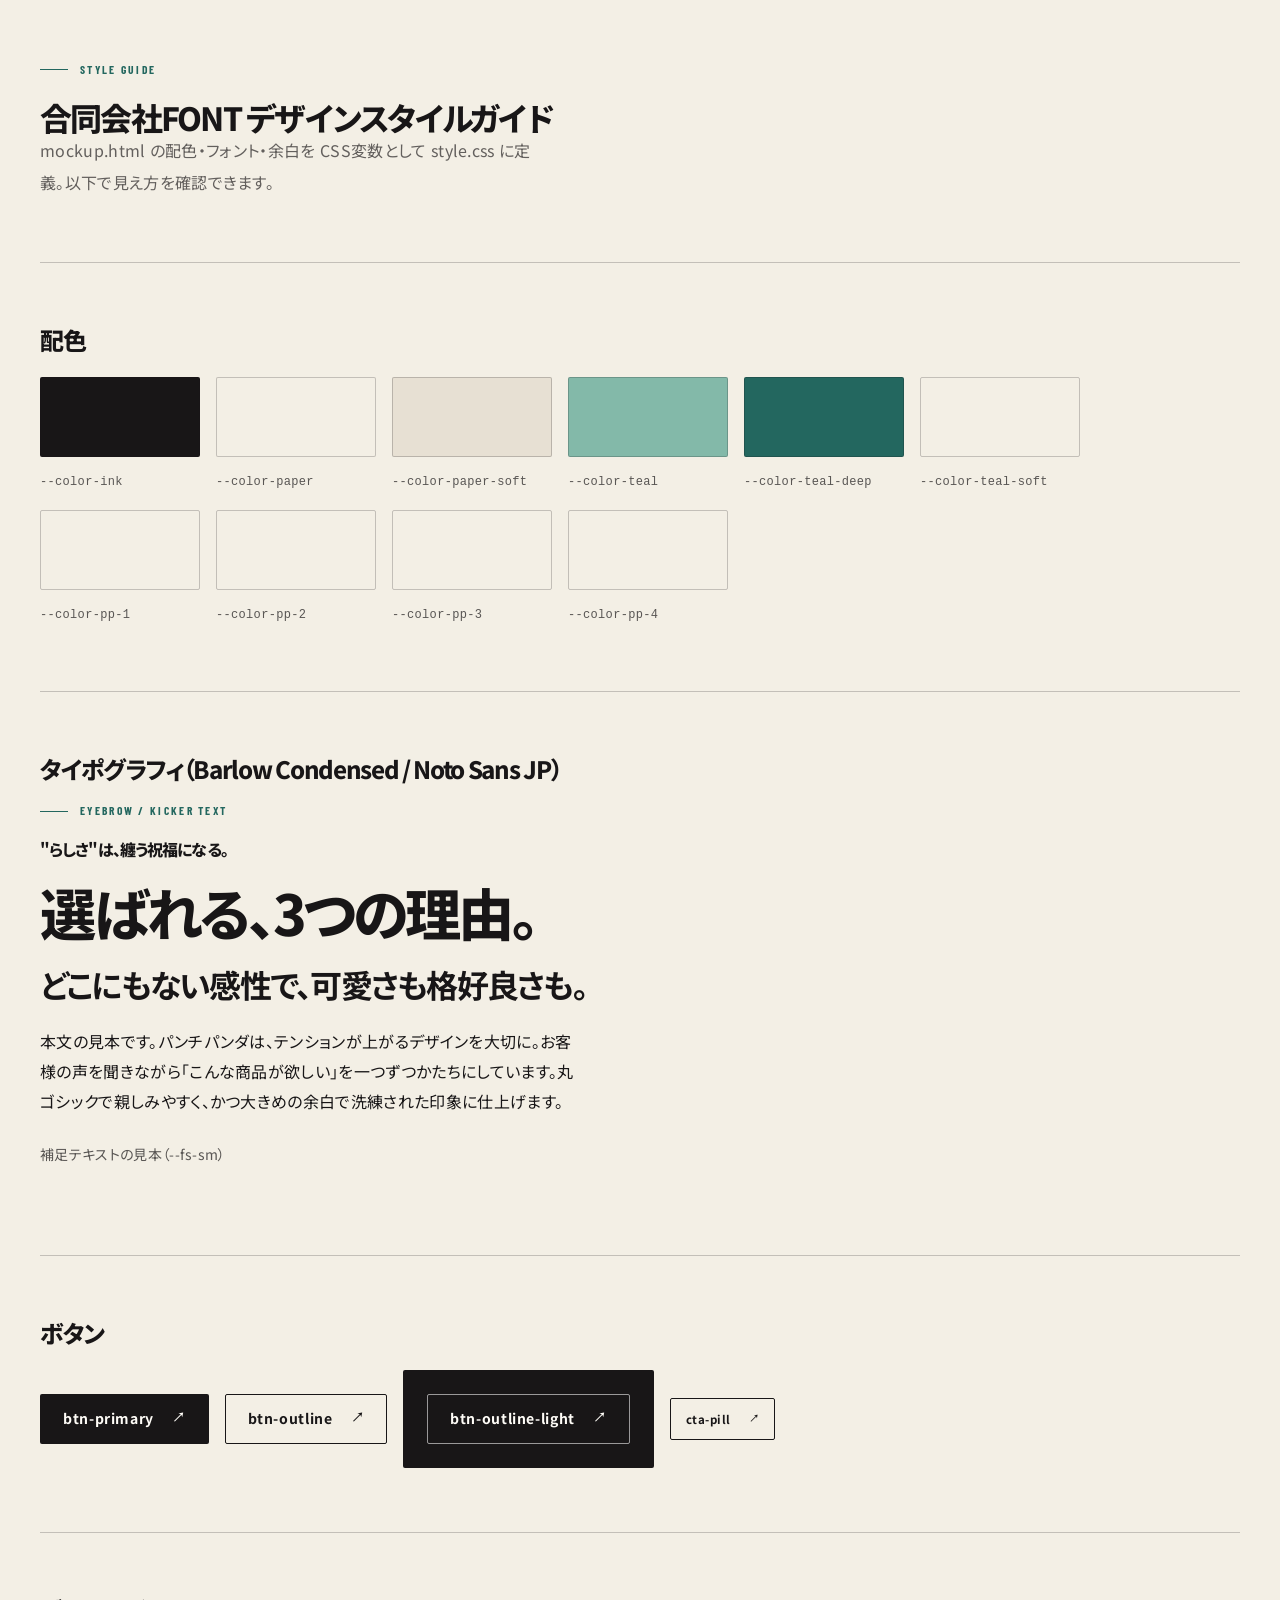
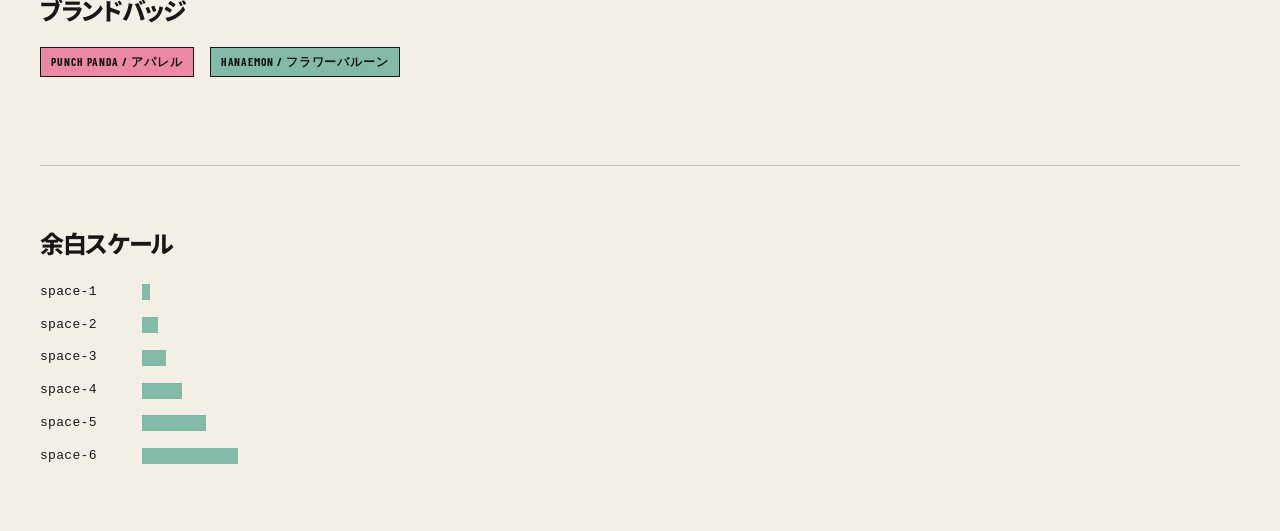
<file: styleguide.html>
<!DOCTYPE html>
<html lang="ja">
<head>
<meta charset="UTF-8">
<meta name="viewport" content="width=device-width, initial-scale=1.0">
<title>スタイルガイド | 合同会社FONT</title>
<link rel="preconnect" href="https://fonts.googleapis.com">
<link rel="preconnect" href="https://fonts.gstatic.com" crossorigin>
<link href="https://fonts.googleapis.com/css2?family=Barlow+Condensed:wght@500;600;700;800&family=Noto+Sans+JP:wght@400;500;600;700;800&display=swap" rel="stylesheet">
<link rel="stylesheet" href="css/style.css">
<style>
  .sg-section { padding: var(--space-5) 0; border-bottom: 1px solid var(--color-line); }
  .sg-swatches { display: flex; flex-wrap: wrap; gap: var(--space-2); }
  .sg-swatch { width: 160px; }
  .sg-chip { height: 80px; border-radius: var(--radius); border: 1px solid var(--color-line); margin-bottom: 6px; }
  .sg-swatch code { font-size: 0.75rem; opacity: 0.7; }
  .sg-type > * { margin-bottom: var(--space-3); }
  .sg-buttons, .sg-badges { display: flex; gap: var(--space-2); flex-wrap: wrap; align-items: center; }
  .sg-dark { background: var(--color-ink); color: var(--color-paper); padding: var(--space-4); border-radius: var(--radius); }
</style>
</head>
<body>
<div class="wrap">

  <header class="sg-section">
    <p class="kicker">Style Guide</p>
    <h1 style="font-size:2rem;font-weight:800;">合同会社FONT デザインスタイルガイド</h1>
    <p class="page-lead">mockup.html の配色・フォント・余白を CSS変数として style.css に定義。以下で見え方を確認できます。</p>
  </header>

  <section class="sg-section">
    <h2 style="margin-bottom:var(--space-3);">配色</h2>
    <div class="sg-swatches">
      <div class="sg-swatch"><div class="sg-chip" style="background:var(--color-ink);"></div><code>--color-ink</code></div>
      <div class="sg-swatch"><div class="sg-chip" style="background:var(--color-paper);"></div><code>--color-paper</code></div>
      <div class="sg-swatch"><div class="sg-chip" style="background:var(--color-paper-soft);"></div><code>--color-paper-soft</code></div>
      <div class="sg-swatch"><div class="sg-chip" style="background:var(--color-teal);"></div><code>--color-teal</code></div>
      <div class="sg-swatch"><div class="sg-chip" style="background:var(--color-teal-deep);"></div><code>--color-teal-deep</code></div>
      <div class="sg-swatch"><div class="sg-chip" style="background:var(--color-teal-soft);"></div><code>--color-teal-soft</code></div>
      <div class="sg-swatch"><div class="sg-chip" style="background:var(--color-pp-1);"></div><code>--color-pp-1</code></div>
      <div class="sg-swatch"><div class="sg-chip" style="background:var(--color-pp-2);"></div><code>--color-pp-2</code></div>
      <div class="sg-swatch"><div class="sg-chip" style="background:var(--color-pp-3);"></div><code>--color-pp-3</code></div>
      <div class="sg-swatch"><div class="sg-chip" style="background:var(--color-pp-4);"></div><code>--color-pp-4</code></div>
    </div>
  </section>

  <section class="sg-section">
    <h2 style="margin-bottom:var(--space-3);">タイポグラフィ（Barlow Condensed / Noto Sans JP）</h2>
    <div class="sg-type">
      <p class="hero-eyebrow" style="color:var(--color-teal-deep);">EYEBROW / KICKER TEXT</p>
      <h1 style="font-size:var(--fs-hero);font-weight:800;">"らしさ"は、纏う祝福になる。</h1>
      <h2 style="font-size:var(--fs-xxl);font-weight:800;">選ばれる、3つの理由。</h2>
      <h3 style="font-size:var(--fs-lg);font-weight:700;">どこにもない感性で、可愛さも格好良さも。</h3>
      <p style="font-size:var(--fs-base);max-width:60ch;">本文の見本です。パンチパンダは、テンションが上がるデザインを大切に。お客様の声を聞きながら「こんな商品が欲しい」を一つずつかたちにしています。丸ゴシックで親しみやすく、かつ大きめの余白で洗練された印象に仕上げます。</p>
      <p style="font-size:var(--fs-sm);opacity:0.7;">補足テキストの見本（--fs-sm）</p>
    </div>
  </section>

  <section class="sg-section">
    <h2 style="margin-bottom:var(--space-3);">ボタン</h2>
    <div class="sg-buttons">
      <a class="btn btn-primary" href="#">btn-primary</a>
      <a class="btn btn-outline" href="#">btn-outline</a>
      <div class="sg-dark" style="padding:var(--space-3);"><a class="btn btn-outline-light" href="#">btn-outline-light</a></div>
      <a class="cta-pill" href="#">cta-pill</a>
    </div>
  </section>

  <section class="sg-section">
    <h2 style="margin-bottom:var(--space-3);">ブランドバッジ</h2>
    <div class="sg-badges">
      <span class="badge pp">PUNCH PANDA / アパレル</span>
      <span class="badge hana">HANAEMON / フラワーバルーン</span>
    </div>
  </section>

  <section class="sg-section" style="border-bottom:none;">
    <h2 style="margin-bottom:var(--space-3);">余白スケール</h2>
    <div style="display:flex;flex-direction:column;gap:8px;">
      <div style="display:flex;align-items:center;gap:12px;"><code style="width:90px;">space-1</code><div style="height:16px;background:var(--color-teal);width:var(--space-1);"></div></div>
      <div style="display:flex;align-items:center;gap:12px;"><code style="width:90px;">space-2</code><div style="height:16px;background:var(--color-teal);width:var(--space-2);"></div></div>
      <div style="display:flex;align-items:center;gap:12px;"><code style="width:90px;">space-3</code><div style="height:16px;background:var(--color-teal);width:var(--space-3);"></div></div>
      <div style="display:flex;align-items:center;gap:12px;"><code style="width:90px;">space-4</code><div style="height:16px;background:var(--color-teal);width:var(--space-4);"></div></div>
      <div style="display:flex;align-items:center;gap:12px;"><code style="width:90px;">space-5</code><div style="height:16px;background:var(--color-teal);width:var(--space-5);"></div></div>
      <div style="display:flex;align-items:center;gap:12px;"><code style="width:90px;">space-6</code><div style="height:16px;background:var(--color-teal);width:var(--space-6);"></div></div>
    </div>
  </section>

</div>
</body>
</html>
</file>
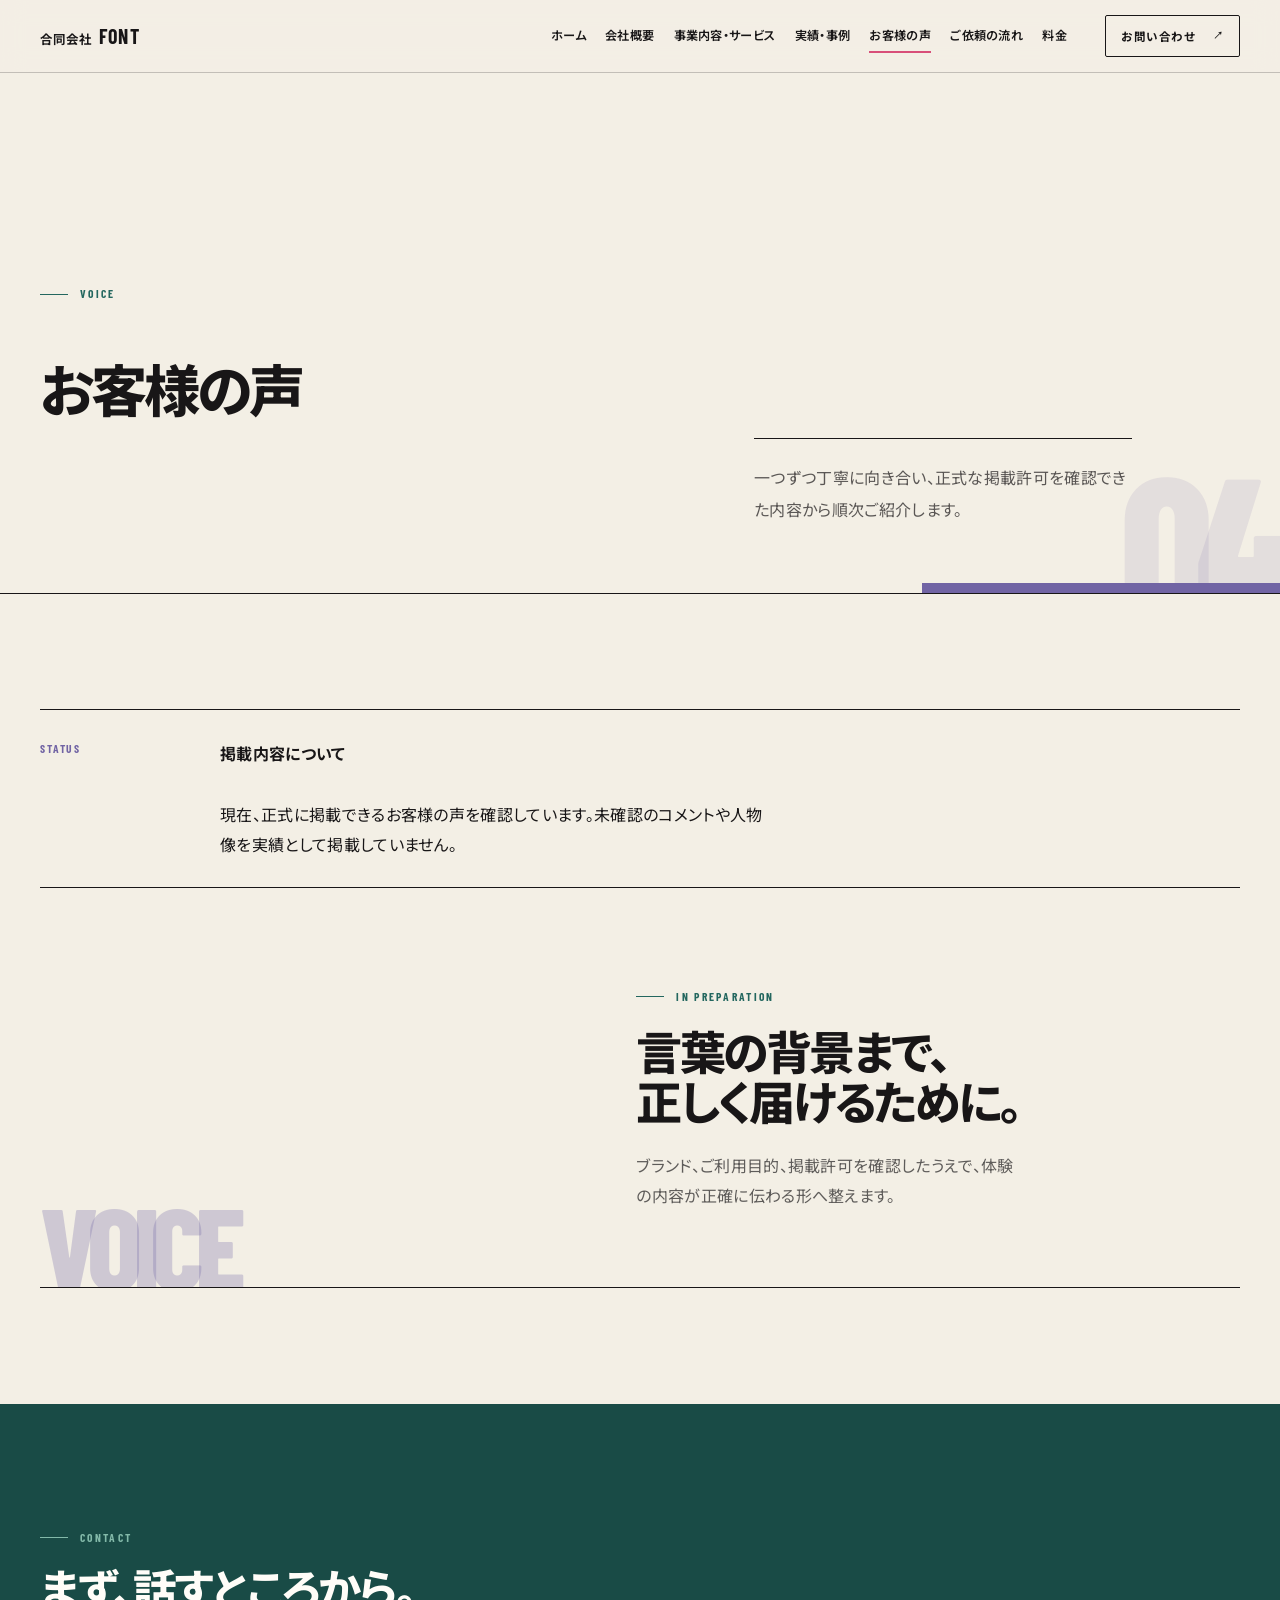
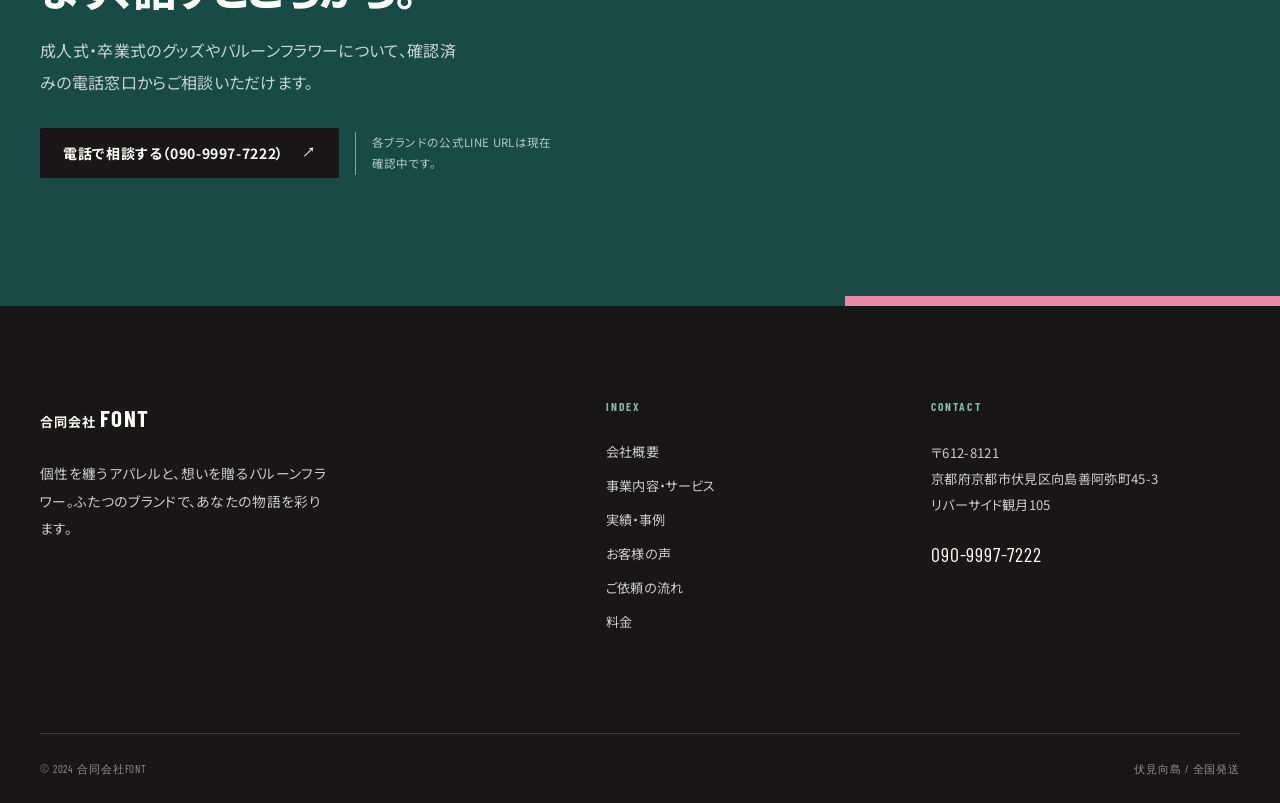
<file: voice.html>
<!DOCTYPE html>
<html lang="ja">
<head>
<meta charset="UTF-8">
<meta name="viewport" content="width=device-width, initial-scale=1.0">
<title>お客様の声｜合同会社FONT（パンチパンダ / Hanaemon）</title>
<meta name="description" content="合同会社FONTのお客様の声掲載ページ。パンチパンダ（アパレル）とHanaemon（フラワーバルーン）について、正式な掲載許可を確認できた内容から順次ご紹介します。">
<meta property="og:type" content="website">
<meta property="og:title" content="お客様の声｜合同会社FONT">
<meta property="og:description" content="正式な掲載許可を確認できた内容から順次ご紹介します。">
<meta property="og:image" content="images/photo_1.webp">
<link rel="icon" href="images/favicon.png" type="image/png">
<link rel="apple-touch-icon" href="images/apple-touch-icon.png">
<link rel="preconnect" href="https://fonts.googleapis.com">
<link rel="preconnect" href="https://fonts.gstatic.com" crossorigin>
<link href="https://fonts.googleapis.com/css2?family=Barlow+Condensed:wght@500;600;700;800&family=Noto+Sans+JP:wght@400;500;600;700;800&display=swap" rel="stylesheet">
<link rel="stylesheet" href="css/style.css">
</head>
<body class="page-voice">
<a class="skip-link" href="#main">本文へスキップ</a>

<header class="site-header">
  <div class="wrap">
    <a class="logo" href="index.html">合同会社 <strong>FONT</strong></a>
    <nav class="nav" aria-label="メインナビゲーション">
      <button class="nav-toggle js-nav-toggle" type="button" aria-expanded="false" aria-controls="site-nav" aria-label="メニューを開く"><span></span></button>
      <ul class="nav-list js-site-nav" id="site-nav">
        <li><a href="index.html">ホーム</a></li>
        <li><a href="about.html">会社概要</a></li>
        <li><a href="services.html">事業内容・サービス</a></li>
        <li><a href="works.html">実績・事例</a></li>
        <li><a href="voice.html" aria-current="page">お客様の声</a></li>
        <li><a href="flow.html">ご依頼の流れ</a></li>
        <li><a href="price.html">料金</a></li>
      </ul>
    </nav>
    <div class="header-actions">
      <a class="cta-pill" href="#contact">お問い合わせ</a>
    </div>
  </div>
</header>

<main id="main">

  <section class="page-hero" data-page-index="04">
    <div class="wrap">
      <p class="hero-eyebrow">Voice</p>
      <h1>お客様の声</h1>
      <p class="lead">一つずつ丁寧に向き合い、正式な掲載許可を確認できた内容から順次ご紹介します。</p>
    </div>
  </section>

  <section class="section wrap">
    <aside class="content-status" aria-label="掲載内容について">
      <strong>掲載内容について</strong>
      <p>現在、正式に掲載できるお客様の声を確認しています。未確認のコメントや人物像を実績として掲載していません。</p>
    </aside>
    <div class="voice-holding">
      <p class="voice-holding-index" aria-hidden="true">VOICE</p>
      <div>
        <p class="kicker">In Preparation</p>
        <h2>言葉の背景まで、<br>正しく届けるために。</h2>
        <p>ブランド、ご利用目的、掲載許可を確認したうえで、体験の内容が正確に伝わる形へ整えます。</p>
      </div>
    </div>
  </section>

  <section class="contact-cta" id="contact">
    <div class="wrap">
      <p class="kicker" style="text-align:center;color:var(--color-teal);">Contact</p>
      <h2>まず、話すところから。</h2>
      <p>成人式・卒業式のグッズやバルーンフラワーについて、確認済みの電話窓口からご相談いただけます。</p>
      <div class="contact-ctas">
        <a class="btn btn-primary" href="tel:09099977222">電話で相談する（090-9997-7222）</a>
        <p class="contact-url-status">各ブランドの公式LINE URLは現在確認中です。</p>
      </div>
    </div>
  </section>

</main>

<footer class="site-footer">
  <div class="wrap">
    <div class="footer-grid">
      <div class="footer-col footer-identity">
        <div class="footer-logo">合同会社 <strong>FONT</strong></div>
        <p>個性を纏うアパレルと、想いを贈るバルーンフラワー。ふたつのブランドで、あなたの物語を彩ります。</p>
      </div>
      <div class="footer-col footer-menu">
        <h4>Index</h4>
        <a href="about.html">会社概要</a>
        <a href="services.html">事業内容・サービス</a>
        <a href="works.html">実績・事例</a>
        <a href="voice.html">お客様の声</a>
        <a href="flow.html">ご依頼の流れ</a>
        <a href="price.html">料金</a>
      </div>
      <div class="footer-col footer-contact">
        <h4>Contact</h4>
        <p>〒612-8121<br>京都府京都市伏見区向島善阿弥町45-3<br>リバーサイド観月105</p>
        <a href="tel:09099977222">090-9997-7222</a>
      </div>
    </div>
    <div class="footer-bottom">
      <span>&copy; 2024 合同会社FONT</span>
      <span>伏見向島 / 全国発送</span>
    </div>
  </div>
</footer>

<script src="js/main.js"></script>
</body>
</html>
</file>
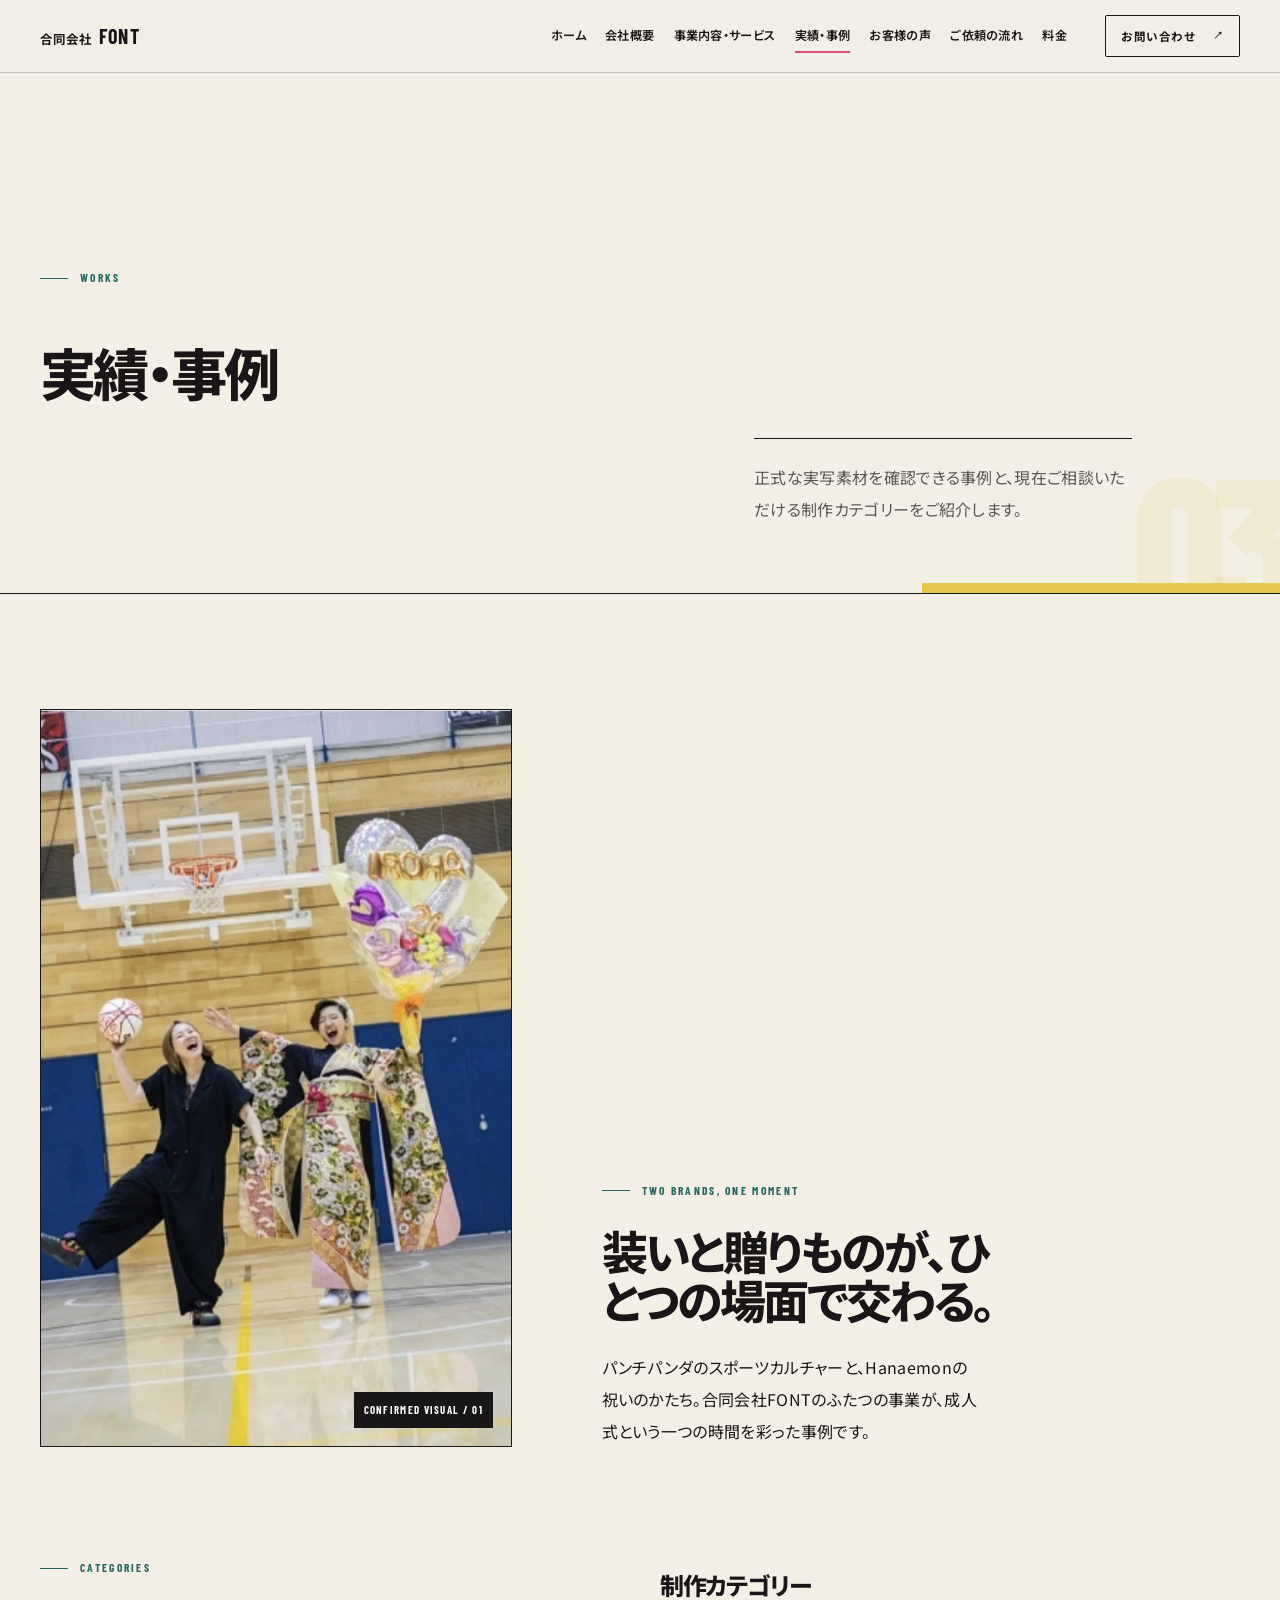
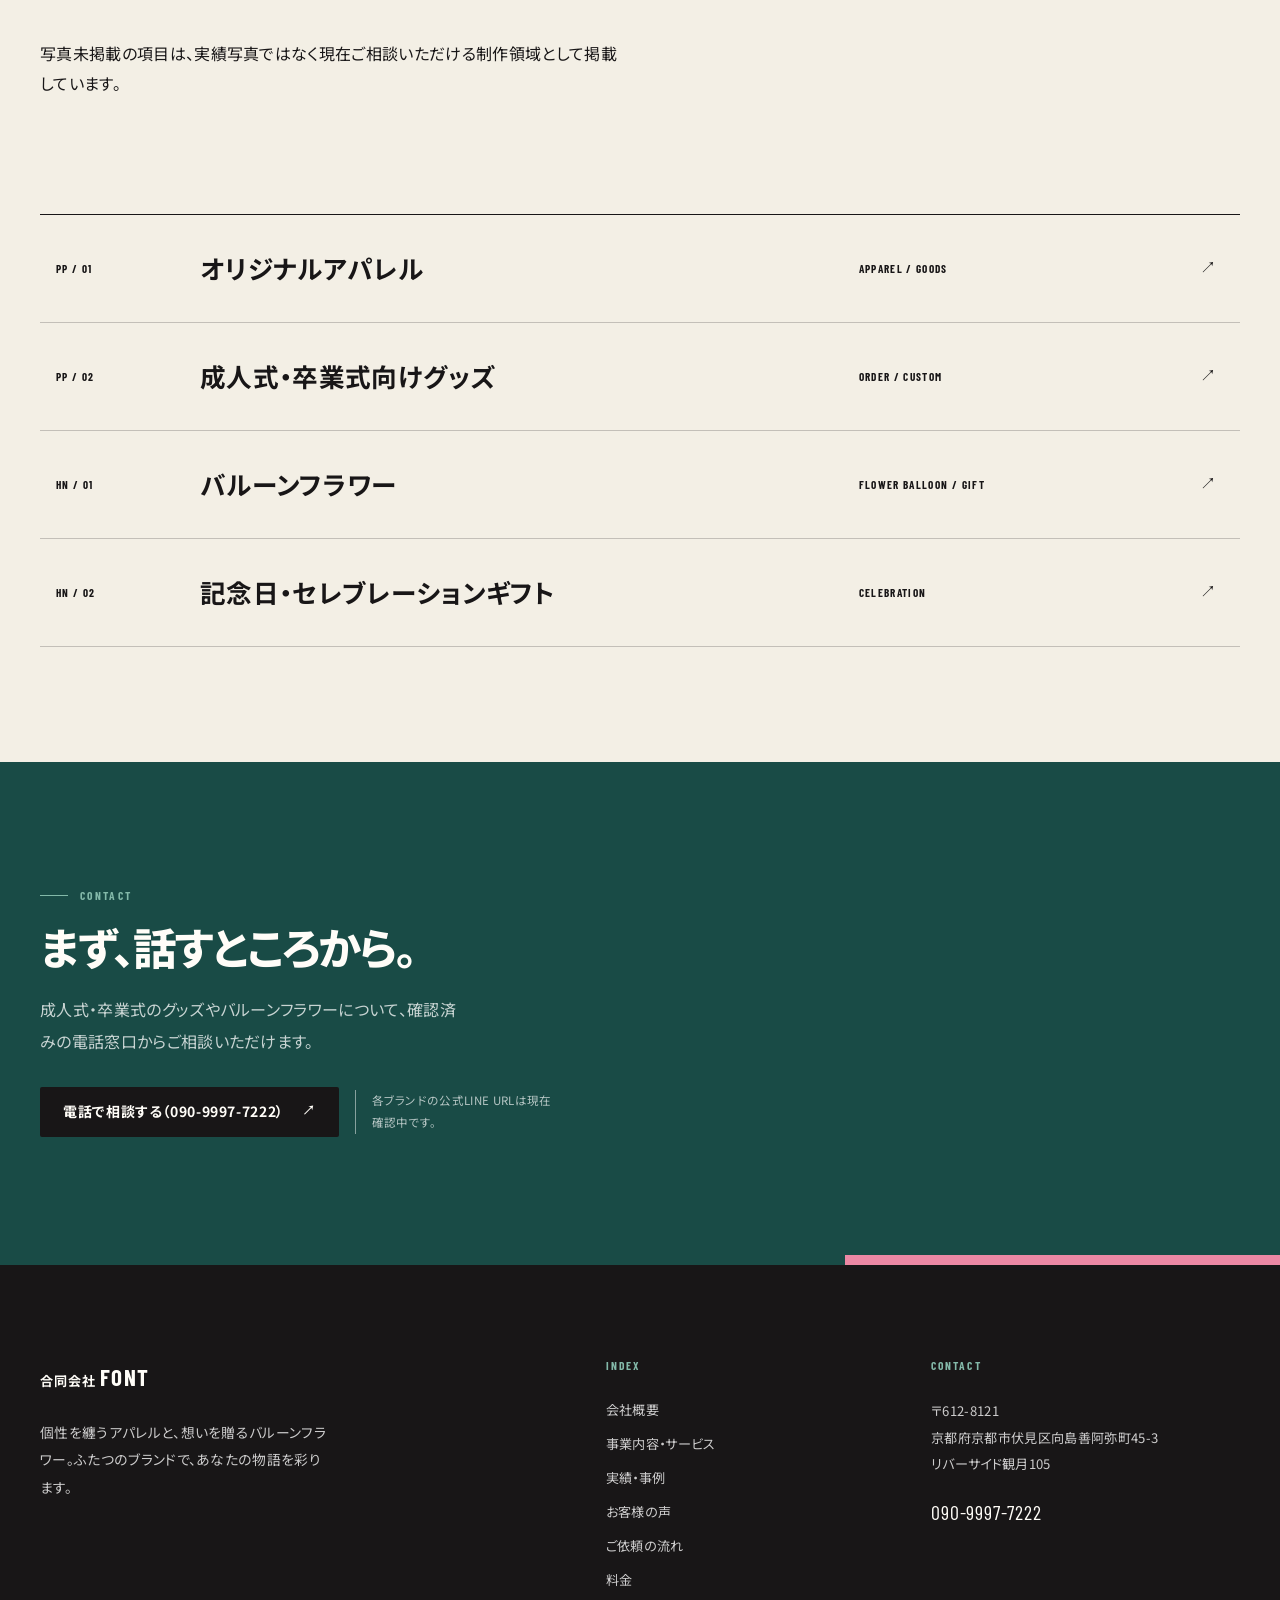
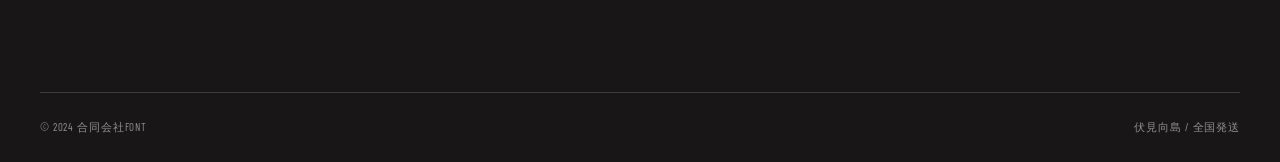
<file: works.html>
<!DOCTYPE html>
<html lang="ja">
<head>
<meta charset="UTF-8">
<meta name="viewport" content="width=device-width, initial-scale=1.0">
<title>実績・事例｜合同会社FONT（パンチパンダ / Hanaemon）</title>
<meta name="description" content="合同会社FONTのこれまでの実績・事例。アパレル「パンチパンダ」の制作アイテムと、フラワーバルーン「Hanaemon」の作品事例をギャラリーでご紹介します。">
<meta property="og:type" content="website">
<meta property="og:title" content="実績・事例｜合同会社FONT">
<meta property="og:description" content="パンチパンダとHanaemonのこれまでの作品事例をご紹介します。">
<meta property="og:image" content="images/photo_1.webp">
<link rel="icon" href="images/favicon.png" type="image/png">
<link rel="apple-touch-icon" href="images/apple-touch-icon.png">
<link rel="preload" as="image" href="images/photo_1.webp" type="image/webp">
<link rel="preconnect" href="https://fonts.googleapis.com">
<link rel="preconnect" href="https://fonts.gstatic.com" crossorigin>
<link href="https://fonts.googleapis.com/css2?family=Barlow+Condensed:wght@500;600;700;800&family=Noto+Sans+JP:wght@400;500;600;700;800&display=swap" rel="stylesheet">
<link rel="stylesheet" href="css/style.css">
</head>
<body class="page-works">
<a class="skip-link" href="#main">本文へスキップ</a>

<header class="site-header">
  <div class="wrap">
    <a class="logo" href="index.html">合同会社 <strong>FONT</strong></a>
    <nav class="nav" aria-label="メインナビゲーション">
      <button class="nav-toggle js-nav-toggle" type="button" aria-expanded="false" aria-controls="site-nav" aria-label="メニューを開く"><span></span></button>
      <ul class="nav-list js-site-nav" id="site-nav">
        <li><a href="index.html">ホーム</a></li>
        <li><a href="about.html">会社概要</a></li>
        <li><a href="services.html">事業内容・サービス</a></li>
        <li><a href="works.html" aria-current="page">実績・事例</a></li>
        <li><a href="voice.html">お客様の声</a></li>
        <li><a href="flow.html">ご依頼の流れ</a></li>
        <li><a href="price.html">料金</a></li>
      </ul>
    </nav>
    <div class="header-actions">
      <a class="cta-pill" href="#contact">お問い合わせ</a>
    </div>
  </div>
</header>

<main id="main">

  <section class="page-hero" data-page-index="03">
    <div class="wrap">
      <p class="hero-eyebrow">Works</p>
      <h1>実績・事例</h1>
      <p class="lead" style="margin-top:var(--space-2);">正式な実写素材を確認できる事例と、現在ご相談いただける制作カテゴリーをご紹介します。</p>
    </div>
  </section>

  <section class="section wrap works-editorial">
    <div class="work-feature">
      <figure>
        <img src="images/photo_1.webp" alt="成人式スタイルとバルーンブーケの組み合わせ事例" width="917" height="1377" fetchpriority="high" decoding="async">
        <figcaption><span>FEATURE / 01</span>成人式コーディネート × バルーンブーケ</figcaption>
      </figure>
      <div class="work-feature-copy">
        <p class="kicker">Two Brands, One Moment</p>
        <h2>装いと贈りものが、ひとつの場面で交わる。</h2>
        <p>パンチパンダのスポーツカルチャーと、Hanaemonの祝いのかたち。合同会社FONTのふたつの事業が、成人式という一つの時間を彩った事例です。</p>
      </div>
    </div>

    <div class="work-category-head">
      <p class="kicker">Categories</p>
      <h2>制作カテゴリー</h2>
      <p>写真未掲載の項目は、実績写真ではなく現在ご相談いただける制作領域として掲載しています。</p>
    </div>
    <div class="work-directory">
      <a class="work-entry work-entry-punch" href="services.html#punch-panda"><span>PP / 01</span><strong>オリジナルアパレル</strong><small>APPAREL / GOODS</small></a>
      <a class="work-entry work-entry-punch" href="services.html#punch-panda"><span>PP / 02</span><strong>成人式・卒業式向けグッズ</strong><small>ORDER / CUSTOM</small></a>
      <a class="work-entry work-entry-hana" href="services.html#hanaemon"><span>HN / 01</span><strong>バルーンフラワー</strong><small>FLOWER BALLOON / GIFT</small></a>
      <a class="work-entry work-entry-hana" href="services.html#hanaemon"><span>HN / 02</span><strong>記念日・セレブレーションギフト</strong><small>CELEBRATION</small></a>
    </div>
  </section>

  <section class="contact-cta" id="contact">
    <div class="wrap">
      <p class="kicker" style="text-align:center;color:var(--color-teal);">Contact</p>
      <h2>まず、話すところから。</h2>
      <p>成人式・卒業式のグッズやバルーンフラワーについて、確認済みの電話窓口からご相談いただけます。</p>
      <div class="contact-ctas">
        <a class="btn btn-primary" href="tel:09099977222">電話で相談する（090-9997-7222）</a>
        <p class="contact-url-status">各ブランドの公式LINE URLは現在確認中です。</p>
      </div>
    </div>
  </section>

</main>

<footer class="site-footer">
  <div class="wrap">
    <div class="footer-grid">
      <div class="footer-col footer-identity">
        <div class="footer-logo">合同会社 <strong>FONT</strong></div>
        <p>個性を纏うアパレルと、想いを贈るバルーンフラワー。ふたつのブランドで、あなたの物語を彩ります。</p>
      </div>
      <div class="footer-col footer-menu">
        <h4>Index</h4>
        <a href="about.html">会社概要</a>
        <a href="services.html">事業内容・サービス</a>
        <a href="works.html">実績・事例</a>
        <a href="voice.html">お客様の声</a>
        <a href="flow.html">ご依頼の流れ</a>
        <a href="price.html">料金</a>
      </div>
      <div class="footer-col footer-contact">
        <h4>Contact</h4>
        <p>〒612-8121<br>京都府京都市伏見区向島善阿弥町45-3<br>リバーサイド観月105</p>
        <a href="tel:09099977222">090-9997-7222</a>
      </div>
    </div>
    <div class="footer-bottom">
      <span>&copy; 2024 合同会社FONT</span>
      <span>伏見向島 / 全国発送</span>
    </div>
  </div>
</footer>

<script src="js/main.js"></script>
</body>
</html>
</file>
<file: css/style.css>
/* =========================================================
   合同会社FONT — studio journal system / 2026
   ========================================================= */

:root {
  --ink: #181617;
  --ink-2: #2b2829;
  --paper: #f3efe5;
  --paper-2: #e7e0d3;
  --paper-3: #d9d1c2;
  --white: #fffdf8;
  --line: rgba(24, 22, 23, 0.22);
  --line-strong: rgba(24, 22, 23, 0.58);
  --rose: #d84f79;
  --rose-soft: #eb88a4;
  --mint: #83b9a9;
  --teal: #23675f;
  --teal-dark: #194b46;
  --coral: #e9755f;
  --yellow: #e5c64e;
  --violet: #7164a4;
  --grey: #6b6464;

  --color-ink: var(--ink);
  --color-paper: var(--paper);
  --color-paper-soft: var(--paper-2);
  --color-line: var(--line);
  --color-teal: var(--mint);
  --color-teal-deep: var(--teal);
  --color-white: var(--white);

  --font-base: "Noto Sans JP", "Yu Gothic", "Hiragino Kaku Gothic ProN", sans-serif;
  --font-display: "Barlow Condensed", "Arial Narrow", sans-serif;

  --fs-xs: 0.72rem;
  --fs-sm: 0.875rem;
  --fs-base: 1rem;
  --fs-md: clamp(1.04rem, 1.2vw, 1.18rem);
  --fs-lg: clamp(1.5rem, 2.5vw, 2.25rem);
  --fs-xl: clamp(2rem, 3.6vw, 3.4rem);
  --fs-xxl: clamp(2.4rem, 4.4vw, 4rem);

  --space-1: 8px;
  --space-2: 16px;
  --space-3: 24px;
  --space-4: 40px;
  --space-5: 64px;
  --space-6: 96px;
  --space-7: 144px;

  --radius: 2px;
  --max-width: 1340px;
  --header-height: 72px;
  --ease: cubic-bezier(0.22, 1, 0.36, 1);
  --shadow-lift: 0 14px 28px rgba(24, 22, 23, 0.16);
}

*,
*::before,
*::after {
  box-sizing: border-box;
}

html {
  scroll-behavior: smooth;
  scroll-padding-top: calc(var(--header-height) + 20px);
  -webkit-text-size-adjust: 100%;
}

body {
  margin: 0;
  overflow-x: clip;
  background: var(--paper);
  color: var(--ink);
  font-family: var(--font-base);
  font-feature-settings: "palt" 1, "kern" 1;
  line-height: 1.9;
  letter-spacing: 0.02em;
  text-rendering: optimizeLegibility;
  -webkit-font-smoothing: antialiased;
}

body.nav-open {
  overflow: hidden;
}

a {
  color: inherit;
  text-decoration: none;
}

img,
picture,
svg {
  display: block;
  max-width: 100%;
}

ul,
ol {
  margin: 0;
  padding: 0;
  list-style: none;
}

button,
input,
textarea,
select {
  color: inherit;
  font: inherit;
}

button,
a {
  -webkit-tap-highlight-color: transparent;
}

h1,
h2,
h3,
h4,
p,
figure,
blockquote,
dl,
dd {
  margin: 0;
}

h1,
h2,
h3 {
  font-weight: 800;
  letter-spacing: -0.055em;
  line-height: 1.08;
  text-wrap: balance;
}

p,
li,
td,
dd {
  text-wrap: pretty;
}

table {
  width: 100%;
  border-collapse: collapse;
}

::selection {
  background: var(--rose-soft);
  color: var(--ink);
}

:focus-visible {
  outline: 3px solid var(--yellow);
  outline-offset: 4px;
}

.skip-link {
  position: fixed;
  z-index: 999;
  top: 8px;
  left: 8px;
  padding: 12px 18px;
  background: var(--ink);
  color: var(--white);
  transform: translateY(-140%);
  transition: transform 160ms ease;
}

.skip-link:focus {
  transform: translateY(0);
}

.wrap {
  width: min(calc(100% - 80px), var(--max-width));
  margin-inline: auto;
}

.section {
  padding-block: clamp(88px, 9vw, 140px);
}

.section-alt {
  border-block: 1px solid var(--line);
  background: var(--paper-2);
}

.section-head {
  max-width: 850px;
}

.section-head h2 {
  max-width: 24ch;
  font-size: var(--fs-xl);
}

.section-head-light {
  color: var(--white);
}

.kicker,
.hero-eyebrow {
  display: flex;
  align-items: center;
  gap: 12px;
  margin-bottom: 24px;
  color: var(--teal);
  font-family: var(--font-display);
  font-size: var(--fs-xs);
  font-weight: 700;
  letter-spacing: 0.2em;
  line-height: 1;
  text-transform: uppercase;
}

.kicker::before,
.hero-eyebrow::before {
  width: 28px;
  height: 1px;
  background: currentColor;
  content: "";
}

.page-lead {
  max-width: 55ch;
  color: rgba(24, 22, 23, 0.66);
  line-height: 2;
}

.btn,
.cta-pill {
  display: inline-flex;
  min-height: 50px;
  align-items: center;
  justify-content: center;
  gap: 18px;
  padding: 13px 22px;
  border: 1px solid transparent;
  border-radius: var(--radius);
  font-size: var(--fs-sm);
  font-weight: 700;
  letter-spacing: 0.045em;
  line-height: 1.4;
  text-align: center;
  transition: background-color 260ms var(--ease), color 260ms var(--ease),
    border-color 260ms var(--ease), transform 260ms var(--ease), box-shadow 260ms var(--ease);
}

.btn:hover,
.cta-pill:hover {
  transform: translateY(-3px);
  box-shadow: var(--shadow-lift);
}

.btn:active,
.cta-pill:active {
  transform: translateY(-1px);
  box-shadow: none;
  transition-duration: 100ms;
}

.btn::after,
.cta-pill::after,
.text-link::after {
  content: "↗";
  font-family: Arial, sans-serif;
  font-size: 0.9em;
  transition: transform 260ms var(--ease);
}

.btn:hover::after,
.cta-pill:hover::after,
.text-link:hover::after {
  transform: translate(3px, -3px);
}

.btn-primary {
  background: var(--ink);
  color: var(--white);
}

.btn-primary:hover {
  background: var(--rose);
}

.btn-outline {
  border-color: var(--ink);
}

.btn-outline:hover {
  background: var(--ink);
  color: var(--white);
}

.btn-outline-light {
  border-color: rgba(255, 255, 255, 0.56);
  color: var(--white);
}

.btn-outline-light:hover {
  background: var(--white);
  color: var(--ink);
}

.text-link {
  display: inline-flex;
  min-height: 44px;
  align-items: center;
  gap: 12px;
  border-bottom: 1px solid currentColor;
  font-size: var(--fs-sm);
  font-weight: 700;
}

/* Header */
.site-header {
  position: sticky;
  z-index: 100;
  top: 0;
  border-bottom: 1px solid var(--line);
  background: rgba(243, 239, 229, 0.94);
  backdrop-filter: blur(12px);
}

.site-header .wrap {
  display: grid;
  height: var(--header-height);
  grid-template-columns: auto 1fr auto;
  align-items: center;
  gap: clamp(22px, 3vw, 48px);
}

.logo {
  display: inline-flex;
  align-items: baseline;
  gap: 7px;
  font-size: 0.78rem;
  font-weight: 700;
  letter-spacing: 0.08em;
  white-space: nowrap;
}

.logo strong {
  font-family: var(--font-display);
  font-size: 1.25rem;
  letter-spacing: 0.06em;
}

.nav {
  min-width: 0;
}

.nav-list {
  display: flex;
  justify-content: flex-end;
  gap: clamp(14px, 1.5vw, 26px);
  font-size: 0.76rem;
  font-weight: 600;
}

.nav-list a {
  position: relative;
  display: block;
  padding-block: 12px;
  white-space: nowrap;
}

.nav-list a::after {
  position: absolute;
  right: 0;
  bottom: 7px;
  left: 0;
  height: 2px;
  background: var(--rose);
  content: "";
  transform: scaleX(0);
  transform-origin: right;
  transition: transform 180ms ease;
}

.nav-list a:hover::after,
.nav-list a[aria-current="page"]::after {
  transform: scaleX(1);
  transform-origin: left;
}

.header-actions {
  display: flex;
  align-items: center;
}

.tel-link {
  display: none;
}

.cta-pill {
  min-height: 42px;
  padding: 8px 15px;
  border-color: var(--ink);
  font-size: 0.72rem;
}

.cta-pill:hover {
  background: var(--yellow);
}

.nav-toggle {
  position: relative;
  display: none;
  width: 46px;
  height: 46px;
  padding: 0;
  border: 1px solid var(--ink);
  border-radius: var(--radius);
  background: transparent;
}

.nav-toggle span,
.nav-toggle span::before,
.nav-toggle span::after {
  position: absolute;
  left: 11px;
  width: 22px;
  height: 1px;
  background: var(--ink);
  content: "";
  transition: transform 180ms ease, opacity 180ms ease;
}

.nav-toggle span {
  top: 22px;
}

.nav-toggle span::before {
  top: -7px;
  left: 0;
}

.nav-toggle span::after {
  top: 7px;
  left: 0;
}

.nav-toggle[aria-expanded="true"] span {
  background: transparent;
}

.nav-toggle[aria-expanded="true"] span::before {
  transform: translateY(7px) rotate(45deg);
}

.nav-toggle[aria-expanded="true"] span::after {
  transform: translateY(-7px) rotate(-45deg);
}

/* Home hero */
.hero {
  position: relative;
  overflow: hidden;
  border-bottom: 1px solid var(--line);
}

.hero::before {
  position: absolute;
  right: -0.03em;
  bottom: -0.24em;
  color: rgba(24, 22, 23, 0.04);
  content: "FONT";
  font-family: var(--font-display);
  font-size: min(26vw, 22rem);
  font-weight: 800;
  letter-spacing: -0.08em;
  line-height: 1;
  pointer-events: none;
}

.hero-main {
  position: relative;
  z-index: 1;
  display: grid;
  min-height: min(900px, calc(100svh - var(--header-height)));
  grid-template-columns: repeat(12, minmax(0, 1fr));
  gap: clamp(18px, 2.4vw, 36px);
  padding-block: clamp(52px, 6vw, 86px);
  align-items: center;
}

.hero-copy {
  grid-column: 1 / 8;
  padding-right: clamp(0px, 2vw, 32px);
}

.hero-eyebrow {
  margin-bottom: clamp(26px, 3vw, 42px);
}

.hero-brand-signature {
  display: grid;
  max-width: 650px;
  margin-bottom: clamp(28px, 4vw, 52px);
  grid-template-columns: 1fr 1fr;
  border-block: 1px solid var(--ink);
}

.hero-brand-signature a {
  display: grid;
  min-width: 0;
  min-height: 74px;
  padding: 13px 18px 12px 0;
  grid-template-columns: auto 1fr;
  align-content: center;
  column-gap: 12px;
  transition: background-color 180ms ease, padding-left 180ms ease;
}

.hero-brand-signature a + a {
  padding-left: 18px;
  border-left: 1px solid var(--ink);
}

.hero-brand-signature a:first-child:hover {
  padding-left: 10px;
  background: var(--rose-soft);
}

.hero-brand-signature a:nth-child(2):hover {
  background: var(--mint);
}

.hero-brand-signature span,
.hero-brand-signature strong,
.hero-brand-signature small {
  font-family: var(--font-display);
  line-height: 1;
}

.hero-brand-signature span {
  grid-row: 1 / 3;
  color: var(--rose);
  font-size: 1.12rem;
  font-weight: 800;
}

.hero-brand-signature a:nth-child(2) span {
  color: var(--teal);
}

.hero-brand-signature strong {
  overflow: hidden;
  font-size: clamp(1.25rem, 2vw, 1.75rem);
  letter-spacing: -0.015em;
  text-overflow: ellipsis;
  white-space: nowrap;
}

.hero-brand-signature small {
  margin-top: 6px;
  color: var(--grey);
  font-size: 0.66rem;
  font-weight: 700;
  letter-spacing: 0.11em;
}

.hero h1 {
  max-width: 15ch;
  margin-bottom: clamp(28px, 3.4vw, 46px);
  font-size: clamp(2.6rem, 4.6vw, 4.2rem);
  letter-spacing: -0.075em;
  line-height: 0.96;
}

.hero h1 span,
.hero h1 em {
  display: block;
}

.hero h1 em {
  margin-top: 0.08em;
  color: var(--rose);
  font-style: normal;
}

.hero .lead {
  max-width: 43ch;
  margin-bottom: 30px;
  padding-left: 22px;
  border-left: 1px solid var(--ink);
  color: rgba(24, 22, 23, 0.7);
  font-size: var(--fs-md);
  line-height: 2;
}

.hero-ctas {
  display: flex;
  flex-wrap: wrap;
  gap: 10px;
  padding-left: 22px;
}

.hero-visual {
  position: relative;
  min-width: 0;
  height: min(76vh, 760px);
  min-height: 590px;
  grid-column: 8 / 13;
  border: 1px solid var(--ink);
  background: var(--paper-2);
}

.hero-visual::before,
.hero-visual::after {
  position: absolute;
  z-index: 2;
  content: "";
}

.hero-visual::before {
  top: -12px;
  right: -12px;
  width: 34%;
  height: 12px;
  background: var(--rose-soft);
}

.hero-visual::after {
  bottom: -10px;
  left: -10px;
  width: 26%;
  height: 10px;
  background: var(--mint);
}

.hero-visual-frame {
  position: absolute;
  z-index: 1;
  inset: 0;
  overflow: hidden;
  display: block;
}

.hero-visual img {
  width: 100%;
  height: 100%;
  object-fit: cover;
  object-position: 50% 48%;
  transition: transform 900ms var(--ease);
}

.hero-visual:hover img {
  transform: scale(1.035);
}

.hero-visual-tag,
.hero-visual-index {
  position: absolute;
  z-index: 3;
  padding: 10px 12px;
  background: var(--ink);
  color: var(--white);
  font-family: var(--font-display);
  font-size: 0.66rem;
  font-weight: 700;
  letter-spacing: 0.11em;
  line-height: 1;
}

.hero-visual-tag {
  right: -1px;
  bottom: -1px;
}

.hero-visual-index {
  top: 14px;
  left: -1px;
}

/* Brand feature */
.brands {
  position: relative;
  overflow: hidden;
  padding-block: clamp(100px, 10vw, 160px);
  background: var(--ink);
  color: var(--white);
}

.brands .section-head {
  margin-bottom: clamp(56px, 7vw, 96px);
}

.brands .kicker {
  color: var(--mint);
}

.brand-stories {
  display: grid;
  gap: clamp(36px, 5vw, 78px);
}

.brand-story {
  display: grid;
  grid-template-columns: repeat(12, minmax(0, 1fr));
  border: 1px solid rgba(255, 255, 255, 0.28);
}

.brand-type,
.brand-story-copy {
  min-width: 0;
}

.brand-type {
  display: flex;
  min-height: 520px;
  padding: clamp(30px, 4vw, 58px);
  flex-direction: column;
  justify-content: space-between;
  font-family: var(--font-display);
  line-height: 0.78;
}

.brand-type span,
.brand-type small {
  font-size: 0.7rem;
  font-weight: 700;
  letter-spacing: 0.14em;
  line-height: 1.3;
}

.brand-type strong {
  font-size: clamp(2.8rem, 4.6vw, 5rem);
  font-weight: 800;
  letter-spacing: -0.07em;
}

.brand-story-copy {
  display: flex;
  min-height: 520px;
  padding: clamp(36px, 5vw, 72px);
  flex-direction: column;
  justify-content: center;
}

.brand-story-copy h3 {
  max-width: 20ch;
  margin-bottom: 26px;
  font-size: clamp(1.8rem, 3vw, 2.8rem);
  line-height: 1.05;
}

.brand-story-copy > p {
  max-width: 42ch;
  color: rgba(255, 255, 255, 0.72);
  line-height: 2;
}

.brand-story-punch .brand-type {
  grid-column: 1 / 6;
  background: var(--rose-soft);
  color: var(--ink);
}

.brand-story-punch .brand-story-copy {
  grid-column: 6 / 13;
  background: #111011;
}

.brand-story-hana {
  width: 88%;
  margin-left: auto;
  border-color: var(--ink);
  color: var(--ink);
}

.brand-story-hana .brand-story-copy {
  grid-column: 1 / 8;
  background: var(--paper);
}

.brand-story-hana .brand-story-copy > p {
  color: rgba(24, 22, 23, 0.68);
}

.brand-story-hana .brand-type {
  grid-column: 8 / 13;
  background: var(--mint);
}

.badge {
  display: inline-flex;
  width: fit-content;
  min-height: 30px;
  align-items: center;
  margin-bottom: 24px;
  padding: 6px 10px;
  border: 1px solid currentColor;
  font-family: var(--font-display);
  font-size: 0.72rem;
  font-weight: 700;
  letter-spacing: 0.08em;
  line-height: 1;
}

.badge.pp {
  background: var(--rose-soft);
  color: var(--ink);
}

.badge.hana {
  background: var(--mint);
}

.brand-facts {
  display: grid;
  margin-top: 34px;
  grid-template-columns: 1fr 1fr;
  border-block: 1px solid currentColor;
}

.brand-facts > div {
  display: grid;
  min-width: 0;
  padding: 15px 12px 15px 0;
  grid-template-columns: 52px 1fr;
  gap: 10px;
}

.brand-facts > div + div {
  padding-left: 18px;
  border-left: 1px solid currentColor;
}

.brand-facts dt {
  opacity: 0.58;
  font-size: 0.72rem;
}

.brand-facts dd {
  font-size: 0.82rem;
  font-weight: 700;
}

.brand-actions {
  display: flex;
  flex-wrap: wrap;
  align-items: center;
  gap: 18px;
  margin-top: 30px;
}

/* Principles */
.principles {
  padding-block: clamp(96px, 10vw, 154px);
}

.principles .section-head {
  margin-bottom: clamp(48px, 7vw, 86px);
}

.principle-list {
  display: grid;
  grid-template-columns: repeat(3, minmax(0, 1fr));
  border-block: 1px solid var(--ink);
}

.principle-item {
  position: relative;
  display: flex;
  min-height: 430px;
  padding: clamp(28px, 3vw, 44px);
  flex-direction: column;
  justify-content: space-between;
}

.principle-item + .principle-item {
  border-left: 1px solid var(--line);
}

.principle-item::after {
  position: absolute;
  right: 0;
  bottom: 0;
  width: 64px;
  height: 8px;
  background: var(--rose);
  content: "";
}

.principle-hana::after {
  background: var(--teal);
}

.principle-social::after {
  background: var(--violet);
}

.principle-index {
  display: flex;
  flex-direction: column;
}

.principle-index span {
  color: var(--rose);
  font-family: var(--font-display);
  font-size: clamp(2.6rem, 3.8vw, 4rem);
  font-weight: 800;
  letter-spacing: -0.06em;
  line-height: 0.8;
}

.principle-hana .principle-index span {
  color: var(--teal);
}

.principle-social .principle-index span {
  color: var(--violet);
}

.principle-index small {
  margin-top: 16px;
  font-family: var(--font-display);
  font-size: 0.68rem;
  font-weight: 700;
  letter-spacing: 0.14em;
}

.principle-copy h3 {
  max-width: 22ch;
  margin-bottom: 18px;
  font-size: clamp(1.45rem, 2.2vw, 2.2rem);
}

.principle-copy p {
  max-width: 30ch;
  color: rgba(24, 22, 23, 0.65);
  font-size: 0.92rem;
}

/* Work directory */
.gallery-section {
  padding-block: clamp(96px, 10vw, 154px);
  border-block: 1px solid var(--line);
  background: var(--paper-2);
}

.work-intro {
  display: grid;
  margin-bottom: clamp(42px, 6vw, 74px);
  grid-template-columns: 1fr 1fr;
  align-items: end;
  gap: 40px;
}

.work-directory {
  border-top: 1px solid var(--ink);
}

.work-entry {
  position: relative;
  display: grid;
  min-height: 108px;
  padding: 20px 16px;
  grid-template-columns: 120px minmax(0, 1.4fr) minmax(180px, 0.7fr) 24px;
  align-items: center;
  gap: 24px;
  border-bottom: 1px solid var(--line);
  transition: background-color 180ms ease, color 180ms ease, padding-left 180ms ease;
}

.work-entry::after {
  content: "↗";
  font-family: Arial, sans-serif;
}

.work-entry:hover {
  padding-left: 24px;
  background: var(--ink);
  color: var(--white);
}

.work-entry span,
.work-entry small {
  font-family: var(--font-display);
  font-size: 0.7rem;
  font-weight: 700;
  letter-spacing: 0.12em;
}

.work-entry strong {
  font-size: clamp(1.2rem, 2vw, 1.7rem);
}

.section-action {
  margin-top: 36px;
  text-align: right;
}

/* Voice preview */
.voice-section {
  padding-block: clamp(84px, 8vw, 124px);
}

.voice-preview-body {
  display: grid;
  grid-template-columns: 1fr 1fr;
  gap: clamp(40px, 8vw, 130px);
  align-items: end;
}

.voice-preview-copy {
  padding-top: 30px;
  border-top: 1px solid var(--ink);
}

.voice-preview-copy p {
  max-width: 42ch;
  margin-bottom: 28px;
  color: rgba(24, 22, 23, 0.68);
}

/* Contact */
.contact-cta {
  position: relative;
  overflow: hidden;
  padding-block: clamp(92px, 10vw, 150px);
  background: var(--teal-dark);
  color: var(--white);
}

.contact-cta::after {
  position: absolute;
  right: 0;
  bottom: 0;
  width: 34%;
  height: 10px;
  background: var(--rose-soft);
  content: "";
}

.contact-cta > .wrap {
  display: grid;
  grid-template-columns: minmax(280px, 0.78fr) minmax(420px, 1.22fr);
  gap: clamp(54px, 9vw, 150px);
}

.contact-cta .kicker {
  color: var(--mint) !important;
  text-align: left !important;
}

.contact-cta h2 {
  max-width: 15ch;
  font-size: clamp(2.2rem, 3.8vw, 3.6rem);
  line-height: 0.95;
}

.contact-body > p,
.contact-cta > .wrap > p:not(.kicker) {
  max-width: 48ch;
  margin-bottom: 34px;
  color: rgba(255, 255, 255, 0.76);
  line-height: 2;
}

.contact-route {
  display: grid;
  grid-template-columns: 1fr 1fr;
  border-top: 1px solid rgba(255, 255, 255, 0.48);
  border-left: 1px solid rgba(255, 255, 255, 0.48);
}

.contact-phone,
.contact-pending {
  display: flex;
  min-height: 210px;
  padding: clamp(24px, 3vw, 40px);
  border-right: 1px solid rgba(255, 255, 255, 0.48);
  border-bottom: 1px solid rgba(255, 255, 255, 0.48);
  flex-direction: column;
  justify-content: space-between;
}

.contact-phone {
  transition: background-color 180ms ease, color 180ms ease;
}

.contact-phone:hover {
  background: var(--paper);
  color: var(--ink);
}

.contact-phone span,
.contact-pending > span {
  font-family: var(--font-display);
  font-size: 0.72rem;
  font-weight: 700;
  letter-spacing: 0.14em;
}

.contact-phone strong {
  font-family: var(--font-display);
  font-size: clamp(2.2rem, 4vw, 4.2rem);
  letter-spacing: -0.04em;
  line-height: 1;
  white-space: nowrap;
}

.contact-phone small,
.contact-pending small {
  color: var(--mint);
  font-size: 0.7rem;
}

.contact-phone:hover small {
  color: var(--teal);
}

.contact-pending p {
  max-width: 28ch;
  font-size: 0.82rem;
  font-weight: 700;
  line-height: 1.8;
}

.contact-ctas {
  display: flex;
  flex-wrap: wrap;
  align-items: center;
  gap: 16px;
}

.contact-url-status {
  max-width: 34ch;
  padding-left: 16px;
  border-left: 1px solid rgba(255, 255, 255, 0.48);
  color: rgba(255, 255, 255, 0.68);
  font-size: 0.72rem;
}

body:not(.page-home) .contact-cta > .wrap {
  display: block;
}

body:not(.page-home) .contact-cta h2 {
  max-width: 20ch;
  margin-bottom: 26px;
  font-size: clamp(2rem, 3.4vw, 3.2rem);
}

body:not(.page-home) .contact-cta > .wrap > p:not(.kicker) {
  margin-bottom: 30px;
}

/* Footer */
.site-footer {
  padding-top: clamp(70px, 7vw, 108px);
  background: var(--ink);
  color: rgba(255, 255, 255, 0.78);
}

.footer-grid {
  display: grid;
  padding-bottom: clamp(58px, 7vw, 94px);
  grid-template-columns: 1.35fr 0.65fr 0.9fr;
  gap: clamp(40px, 8vw, 130px);
}

.footer-logo {
  margin-bottom: 20px;
  color: var(--white);
  font-size: 0.82rem;
  font-weight: 700;
  letter-spacing: 0.08em;
}

.footer-logo strong {
  font-family: var(--font-display);
  font-size: 1.45rem;
  letter-spacing: 0.05em;
}

.footer-identity p,
.footer-col:first-child p {
  max-width: 36ch;
  font-size: 0.86rem;
  line-height: 2;
}

.footer-col h4 {
  margin-bottom: 22px;
  color: var(--mint);
  font-family: var(--font-display);
  font-size: 0.72rem;
  letter-spacing: 0.18em;
  text-transform: uppercase;
}

.footer-col a {
  display: block;
  width: fit-content;
  min-height: 34px;
  font-size: 0.82rem;
}

.footer-col p {
  font-size: 0.82rem;
  line-height: 2;
}

.footer-contact a {
  margin-top: 16px;
  color: var(--white);
  font-family: var(--font-display);
  font-size: 1.25rem;
  letter-spacing: 0.04em;
}

.footer-bottom {
  display: flex;
  min-height: 70px;
  align-items: center;
  justify-content: space-between;
  border-top: 1px solid rgba(255, 255, 255, 0.16);
  color: rgba(255, 255, 255, 0.52);
  font-family: var(--font-display);
  font-size: 0.68rem;
  letter-spacing: 0.08em;
}

/* Lower-page hero */
.page-about { --page-accent: var(--teal); }
.page-services { --page-accent: var(--rose); }
.page-works { --page-accent: var(--yellow); }
.page-voice { --page-accent: var(--violet); }
.page-flow { --page-accent: var(--coral); }
.page-price { --page-accent: var(--teal); }

.page-hero {
  position: relative;
  overflow: hidden;
  min-height: 520px;
  border-bottom: 1px solid var(--ink);
}

.page-hero::before {
  position: absolute;
  right: -0.02em;
  bottom: -0.25em;
  color: color-mix(in srgb, var(--page-accent, var(--teal)) 12%, transparent);
  content: attr(data-page-index);
  font-family: var(--font-display);
  font-size: clamp(7rem, 16vw, 14rem);
  font-weight: 800;
  letter-spacing: -0.08em;
  line-height: 1;
  pointer-events: none;
}

.page-hero::after {
  position: absolute;
  right: 0;
  bottom: 0;
  width: 28%;
  height: 10px;
  background: var(--page-accent, var(--teal));
  content: "";
}

.page-hero .wrap {
  position: relative;
  z-index: 1;
  display: grid;
  min-height: 520px;
  padding-block: 78px 68px;
  grid-template-columns: repeat(12, minmax(0, 1fr));
  gap: 24px;
  align-content: end;
}

.page-hero .hero-eyebrow {
  grid-column: 1 / 5;
}

.page-hero h1 {
  max-width: 20ch;
  grid-column: 1 / 9;
  font-size: clamp(2.4rem, 4.4vw, 3.8rem);
  line-height: 0.92;
}

.page-hero .lead {
  max-width: 42ch;
  padding-top: 22px;
  grid-column: 8 / 13;
  border-top: 1px solid var(--ink);
  align-self: end;
  color: rgba(24, 22, 23, 0.7);
  line-height: 2;
}

/* About */
.about-story .section-head {
  margin-bottom: clamp(42px, 6vw, 74px);
}

.about-story-copy {
  display: grid;
  max-width: 1080px;
  grid-template-columns: 1fr 1fr;
  gap: clamp(36px, 7vw, 100px);
}

.about-story-copy p {
  line-height: 2.1;
}

.about-story-copy p:first-child::first-letter {
  float: left;
  margin: 0.12em 0.12em 0 0;
  color: var(--page-accent);
  font-family: var(--font-display);
  font-size: 3.4rem;
  font-weight: 800;
  line-height: 0.75;
}

.info-table {
  margin-top: clamp(40px, 5vw, 68px);
  border-top: 1px solid var(--ink);
}

.info-table tr {
  border-bottom: 1px solid var(--line);
}

.info-table th,
.info-table td {
  padding: 24px 16px;
  text-align: left;
  vertical-align: top;
}

.info-table th {
  width: 24%;
  padding-left: 0;
  color: var(--grey);
  font-size: 0.78rem;
  font-weight: 600;
}

.info-table td {
  font-weight: 500;
}

/* Services */
.service-brand-list {
  display: grid;
  gap: clamp(50px, 7vw, 90px);
}

.service-brand {
  display: grid;
  min-height: 620px;
  grid-template-columns: 150px minmax(280px, 0.85fr) minmax(420px, 1.15fr);
  border: 1px solid var(--ink);
}

.service-brand-head,
.service-brand-name,
.service-brand-copy {
  min-width: 0;
  padding: clamp(28px, 4vw, 54px);
}

.service-brand-head {
  display: flex;
  border-right: 1px solid currentColor;
  flex-direction: column;
  justify-content: space-between;
  font-family: var(--font-display);
}

.service-brand-head span {
  font-size: clamp(2.6rem, 3.8vw, 4rem);
  font-weight: 800;
  letter-spacing: -0.06em;
  line-height: 0.8;
}

.service-brand-head small {
  font-size: 0.68rem;
  font-weight: 700;
  letter-spacing: 0.14em;
  writing-mode: vertical-rl;
}

.service-brand-name {
  display: flex;
  align-items: center;
  border-right: 1px solid currentColor;
  font-family: var(--font-display);
  font-size: clamp(2.8rem, 4.4vw, 4.8rem);
  font-weight: 800;
  letter-spacing: -0.07em;
  line-height: 0.76;
}

.service-brand-copy {
  display: flex;
  flex-direction: column;
  justify-content: center;
}

.service-brand-copy h3 {
  margin-bottom: 24px;
  font-size: clamp(1.8rem, 3vw, 2.8rem);
}

.service-brand-copy > p {
  max-width: 42ch;
  line-height: 2;
}

.service-list {
  margin-block: 30px;
  border-top: 1px solid currentColor;
}

.service-list li {
  position: relative;
  padding: 13px 8px 13px 24px;
  border-bottom: 1px solid currentColor;
  font-size: 0.85rem;
}

.service-list li::before {
  position: absolute;
  top: 1.35em;
  left: 2px;
  content: "→";
  font-family: Arial, sans-serif;
}

.service-brand-punch {
  background: var(--ink);
  color: var(--white);
}

.service-brand-punch .service-brand-head {
  background: var(--rose-soft);
  color: var(--ink);
}

.service-brand-hana {
  width: 92%;
  margin-left: auto;
  background: var(--paper-2);
}

.service-brand-hana .service-brand-head {
  background: var(--mint);
}

.service-brand-hana .service-brand-copy {
  grid-column: 2;
  grid-row: 1;
  border-right: 1px solid var(--ink);
}

.service-brand-hana .service-brand-name {
  grid-column: 3;
  border-right: 0;
}

/* Works */
.works-editorial {
  display: grid;
  gap: clamp(70px, 9vw, 130px);
}

.work-feature {
  display: grid;
  grid-template-columns: 0.85fr 1.15fr;
  gap: clamp(40px, 7vw, 100px);
  align-items: stretch;
}

.work-feature figure {
  position: relative;
  overflow: hidden;
  min-height: 660px;
  border: 1px solid var(--ink);
  background: var(--ink);
}

.work-feature figure::after {
  position: absolute;
  right: 18px;
  bottom: 18px;
  padding: 8px 10px;
  background: var(--ink);
  color: var(--white);
  content: "CONFIRMED VISUAL / 01";
  font-family: var(--font-display);
  font-size: 0.68rem;
  font-weight: 700;
  letter-spacing: 0.12em;
}

.work-feature figure img {
  width: 100%;
  height: 100%;
  object-fit: cover;
  transition: transform 900ms var(--ease);
}

.work-feature figure:hover img {
  transform: scale(1.035);
}

.work-feature-copy {
  display: flex;
  flex-direction: column;
  justify-content: flex-end;
}

.work-feature-copy h2 {
  max-width: 20ch;
  margin-bottom: 26px;
  font-size: var(--fs-xl);
}

.work-feature-copy p {
  max-width: 42ch;
  line-height: 2;
}

.work-category-head {
  display: grid;
  grid-template-columns: 1fr 1fr;
  gap: 40px;
  align-items: end;
}

/* Content state */
.content-status {
  display: grid;
  padding: 28px 0;
  grid-template-columns: 150px 1fr;
  gap: 30px;
  border-block: 1px solid var(--ink);
}

.content-status::before {
  grid-column: 1;
  grid-row: 1 / span 2;
  color: var(--page-accent, var(--teal));
  content: "STATUS";
  font-family: var(--font-display);
  font-size: 0.72rem;
  font-weight: 700;
  letter-spacing: 0.16em;
}

.content-status > strong,
.content-status > p {
  grid-column: 2;
}

.content-status p {
  max-width: 62ch;
}

.content-status-important {
  background: color-mix(in srgb, var(--yellow) 24%, transparent);
}

/* Voice */
.voice-row {
  display: grid;
  margin-top: clamp(48px, 6vw, 84px);
  grid-template-columns: repeat(3, 1fr);
  border-block: 1px solid var(--ink);
}

.voice-card {
  position: relative;
  min-height: 420px;
  padding: clamp(28px, 3.5vw, 48px);
}

.voice-card + .voice-card {
  border-left: 1px solid var(--line);
}

.voice-marker {
  display: inline-flex;
  margin-bottom: 80px;
  color: var(--page-accent);
  font-family: var(--font-display);
  font-size: 2.6rem;
  font-weight: 800;
  line-height: 0.8;
}

.voice-card .quote {
  margin-bottom: 24px;
  font-size: clamp(1.15rem, 1.7vw, 1.5rem);
  font-weight: 700;
  line-height: 1.75;
}

.voice-card .who {
  color: var(--grey);
  font-size: 0.75rem;
}

.voice-holding {
  display: grid;
  margin-top: clamp(56px, 8vw, 110px);
  grid-template-columns: minmax(280px, 0.9fr) minmax(320px, 1.1fr);
  align-items: end;
  gap: clamp(40px, 8vw, 120px);
  border-bottom: 1px solid var(--ink);
}

.voice-holding-index {
  overflow: hidden;
  color: color-mix(in srgb, var(--page-accent) 28%, transparent);
  font-family: var(--font-display);
  font-size: clamp(4rem, 9vw, 8rem);
  font-weight: 800;
  letter-spacing: -0.08em;
  line-height: 0.72;
}

.voice-holding > div {
  padding-bottom: clamp(42px, 6vw, 78px);
}

.voice-holding h2 {
  max-width: 22ch;
  margin-bottom: 24px;
  font-size: var(--fs-xl);
}

.voice-holding > div > p:last-child {
  max-width: 42ch;
  color: rgba(24, 22, 23, 0.68);
}

/* Flow */
.flow-grid {
  display: grid;
  margin-top: clamp(48px, 6vw, 84px);
  grid-template-columns: repeat(2, 1fr);
  border-top: 1px solid var(--ink);
}

.flow-card {
  position: relative;
  min-height: 310px;
  padding: clamp(30px, 4vw, 54px);
  border-right: 1px solid var(--line);
  border-bottom: 1px solid var(--line);
}

.flow-num {
  display: block;
  margin-bottom: 58px;
  color: var(--page-accent);
  font-family: var(--font-display);
  font-size: clamp(2.4rem, 3.2vw, 3.4rem);
  font-weight: 800;
  letter-spacing: -0.05em;
  line-height: 0.8;
}

.flow-card h3 {
  margin-bottom: 16px;
  font-size: var(--fs-lg);
}

.flow-card p {
  max-width: 42ch;
  color: rgba(24, 22, 23, 0.68);
}

/* Price */
.price-table thead th {
  background: var(--ink);
  color: var(--white);
}

.price-table td:last-child,
.price-table th:last-child {
  font-family: var(--font-display);
  font-size: 1.1rem;
  font-weight: 700;
}

/* 404 */
.page-not-found {
  display: flex;
  min-height: 100svh;
  flex-direction: column;
}

.page-not-found main {
  display: flex;
  flex: 1;
}

.not-found {
  display: grid;
  padding-block: 70px;
  grid-template-columns: 0.9fr 1.1fr;
  align-items: center;
  gap: clamp(50px, 10vw, 150px);
}

.not-found-index {
  color: var(--rose);
  font-family: var(--font-display);
  font-size: clamp(6rem, 14vw, 11rem);
  font-weight: 800;
  letter-spacing: -0.09em;
  line-height: 0.7;
}

.not-found-copy h1 {
  max-width: 20ch;
  margin-bottom: 28px;
  font-size: var(--fs-xl);
}

.not-found-copy > p:not(.kicker) {
  max-width: 44ch;
  margin-bottom: 28px;
}

/* Motion */
.motion-ready .hero-copy > *,
.motion-ready .hero-visual {
  opacity: 0;
  transform: translateY(16px);
  animation: enter 620ms cubic-bezier(0.22, 1, 0.36, 1) forwards;
}

.motion-ready .hero-copy > :nth-child(2) { animation-delay: 60ms; }
.motion-ready .hero-copy > :nth-child(3) { animation-delay: 110ms; }
.motion-ready .hero-copy > :nth-child(4) { animation-delay: 160ms; }
.motion-ready .hero-copy > :nth-child(5) { animation-delay: 210ms; }
.motion-ready .hero-visual { animation-delay: 90ms; animation-duration: 820ms; }

@keyframes enter {
  to {
    opacity: 1;
    transform: translateY(0);
  }
}

.reveal-ready [data-reveal] {
  opacity: 0;
  transform: translateY(18px);
  transition: opacity 560ms ease, transform 560ms cubic-bezier(0.22, 1, 0.36, 1);
}

.reveal-ready [data-reveal].is-visible {
  opacity: 1;
  transform: translateY(0);
}

/* Mid width */
@media (max-width: 1180px) {
  .nav-toggle {
    display: block;
    margin-left: auto;
  }

  .nav {
    order: 3;
  }

  .site-header .wrap {
    grid-template-columns: 1fr auto auto;
  }

  .nav-list {
    position: fixed;
    top: var(--header-height);
    right: 0;
    bottom: 0;
    left: 0;
    display: flex;
    overflow-y: auto;
    padding: 28px 40px 60px;
    background: var(--paper);
    flex-direction: column;
    gap: 0;
    opacity: 0;
    transform: translateY(-8px);
    visibility: hidden;
    transition: opacity 180ms ease, transform 180ms ease, visibility 180ms ease;
  }

  .nav-list.is-open {
    opacity: 1;
    transform: translateY(0);
    visibility: visible;
  }

  .nav-list li {
    border-bottom: 1px solid var(--line);
  }

  .nav-list a {
    padding-block: 16px;
    font-size: clamp(1.1rem, 3vw, 1.7rem);
  }

  .header-actions {
    order: 2;
  }

  .hero-copy {
    grid-column: 1 / 8;
  }

  .hero-visual {
    grid-column: 8 / 13;
  }

  .service-brand {
    grid-template-columns: 120px minmax(250px, 0.8fr) minmax(350px, 1.2fr);
  }
}

@media (max-width: 900px) {
  :root {
    --space-7: 112px;
  }

  .wrap {
    width: calc(100% - 48px);
  }

  .hero-main {
    min-height: auto;
    grid-template-columns: 1fr;
    padding-block: 64px 72px;
  }

  .hero-copy,
  .hero-visual {
    grid-column: 1;
  }

  .hero-copy {
    padding-right: 0;
  }

  .hero h1 {
    max-width: 16ch;
    font-size: clamp(3rem, 9vw, 4.2rem);
  }

  .hero-visual {
    width: min(78%, 610px);
    height: auto;
    min-height: 0;
    margin: 30px 0 0 auto;
    aspect-ratio: 4 / 5;
  }

  .brand-story-hana {
    width: 100%;
  }

  .brand-story-punch .brand-type,
  .brand-story-hana .brand-story-copy {
    grid-column: 1 / 7;
  }

  .brand-story-punch .brand-story-copy,
  .brand-story-hana .brand-type {
    grid-column: 7 / 13;
  }

  .brand-type,
  .brand-story-copy {
    min-height: 490px;
  }

  .principle-list {
    grid-template-columns: 1fr;
  }

  .principle-item {
    min-height: 280px;
    display: grid;
    grid-template-columns: 160px 1fr;
    align-items: end;
    gap: 30px;
  }

  .principle-item + .principle-item {
    border-top: 1px solid var(--line);
    border-left: 0;
  }

  .contact-cta > .wrap {
    grid-template-columns: 1fr;
    gap: 54px;
  }

  .page-hero .wrap {
    grid-template-columns: 1fr;
  }

  .page-hero .hero-eyebrow,
  .page-hero h1,
  .page-hero .lead {
    grid-column: 1;
  }

  .page-hero .lead {
    max-width: 48ch;
  }

  .service-brand {
    min-height: 0;
    grid-template-columns: 100px 1fr;
  }

  .service-brand-head {
    grid-row: span 2;
  }

  .service-brand-name,
  .service-brand-copy {
    grid-column: 2;
  }

  .service-brand-name {
    min-height: 300px;
    border-right: 0;
    border-bottom: 1px solid currentColor;
  }

  .service-brand-hana .service-brand-head {
    grid-column: 1;
    grid-row: 1 / 3;
  }

  .service-brand-hana .service-brand-name {
    grid-column: 2;
    grid-row: 1;
    border-bottom: 1px solid currentColor;
  }

  .service-brand-hana .service-brand-copy {
    grid-column: 2;
    grid-row: 2;
    border-right: 0;
  }

  .work-feature {
    grid-template-columns: 1fr 1fr;
  }

  .voice-row {
    grid-template-columns: 1fr;
  }

  .voice-card {
    min-height: 300px;
  }

  .voice-card + .voice-card {
    border-top: 1px solid var(--line);
    border-left: 0;
  }
}

@media (max-width: 640px) {
  :root {
    --header-height: 66px;
  }

  .wrap {
    width: calc(100% - 40px);
  }

  .site-header .wrap {
    width: calc(100% - 28px);
    gap: 10px;
  }

  .logo {
    font-size: 0.68rem;
  }

  .logo strong {
    font-size: 1.05rem;
  }

  .header-actions .cta-pill {
    display: none;
  }

  .nav-list {
    padding: 20px 20px 50px;
  }

  .section-head h2 {
    font-size: clamp(1.9rem, 8vw, 2.6rem);
  }

  .hero-main {
    padding-block: 38px 56px;
  }

  .hero::before {
    display: none;
  }

  .hero-eyebrow {
    margin-bottom: 20px;
    font-size: 0.64rem;
  }

  .hero-brand-signature {
    margin-bottom: 26px;
  }

  .hero-brand-signature a {
    min-height: 66px;
    padding: 10px 8px 10px 0;
    column-gap: 8px;
  }

  .hero-brand-signature a + a {
    padding-left: 10px;
  }

  .hero-brand-signature strong {
    font-size: clamp(0.95rem, 4.5vw, 1.2rem);
  }

  .hero-brand-signature small {
    overflow: hidden;
    font-size: 0.55rem;
    text-overflow: ellipsis;
    white-space: nowrap;
  }

  .hero h1 {
    margin-bottom: 24px;
    font-size: clamp(2.4rem, 11vw, 3.4rem);
    line-height: 0.96;
  }

  .hero .lead {
    margin-bottom: 24px;
    padding-left: 16px;
    font-size: 0.94rem;
    line-height: 1.9;
  }

  .hero-ctas {
    padding-left: 0;
    flex-direction: column;
  }

  .hero-ctas .btn {
    width: 100%;
  }

  .hero-visual {
    width: calc(100% - 16px);
    margin-top: 32px;
    aspect-ratio: 4 / 4.7;
  }

  .hero-visual img {
    object-position: center 48%;
  }

  .brands {
    padding-block: 82px;
  }

  .brands .section-head {
    margin-bottom: 46px;
  }

  .brand-story {
    grid-template-columns: 1fr;
  }

  .brand-story-punch .brand-type,
  .brand-story-punch .brand-story-copy,
  .brand-story-hana .brand-story-copy,
  .brand-story-hana .brand-type {
    grid-column: 1;
  }

  .brand-story-hana .brand-story-copy {
    order: 2;
  }

  .brand-story-hana .brand-type {
    order: 1;
  }

  .brand-type {
    min-height: 280px;
    padding: 26px;
  }

  .brand-type strong {
    font-size: clamp(2.6rem, 13vw, 3.6rem);
  }

  .brand-story-copy {
    min-height: 0;
    padding: 32px 26px 38px;
  }

  .brand-story-copy h3 {
    font-size: clamp(1.7rem, 7vw, 2.4rem);
  }

  .brand-facts {
    grid-template-columns: 1fr;
  }

  .brand-facts > div + div {
    padding-left: 0;
    border-top: 1px solid currentColor;
    border-left: 0;
  }

  .brand-actions {
    align-items: flex-start;
    flex-direction: column;
  }

  .principles {
    padding-block: 82px;
  }

  .principle-item {
    min-height: 340px;
    padding: 32px 0;
    grid-template-columns: 1fr;
    align-items: initial;
  }

  .principle-index span {
    font-size: 3rem;
  }

  .gallery-section {
    padding-block: 82px;
  }

  .work-intro,
  .voice-preview-body,
  .about-story-copy,
  .work-category-head,
  .work-feature,
  .voice-holding {
    grid-template-columns: 1fr;
  }

  .work-entry {
    min-height: 96px;
    padding-inline: 0;
    grid-template-columns: 66px minmax(0, 1fr) 20px;
    gap: 14px;
  }

  .work-entry small {
    display: none;
  }

  .work-entry:hover {
    padding-left: 12px;
  }

  .section-action .btn {
    width: 100%;
  }

  .voice-preview-body {
    gap: 42px;
  }

  .contact-cta {
    padding-block: 80px;
  }

  .contact-cta h2 {
    font-size: clamp(2.2rem, 12vw, 3.2rem);
  }

  .contact-route {
    grid-template-columns: 1fr;
  }

  .contact-phone,
  .contact-pending {
    min-height: 180px;
    padding: 24px 20px;
  }

  .contact-phone strong {
    font-size: clamp(1.7rem, 8vw, 2.4rem);
  }

  .contact-ctas {
    align-items: stretch;
    flex-direction: column;
  }

  .contact-ctas .btn {
    width: 100%;
  }

  .contact-url-status {
    max-width: none;
    padding: 12px 0 0;
    border-top: 1px solid rgba(255, 255, 255, 0.4);
    border-left: 0;
  }

  .footer-grid {
    grid-template-columns: 1fr 1fr;
    gap: 46px 26px;
  }

  .footer-identity {
    grid-column: 1 / -1;
  }

  .footer-bottom {
    padding-block: 20px;
    align-items: flex-start;
    flex-direction: column;
    gap: 8px;
  }

  .page-hero,
  .page-hero .wrap {
    min-height: 420px;
  }

  .page-hero::before {
    right: -0.03em;
    font-size: 9rem;
  }

  .page-hero .wrap {
    padding-block: 60px 48px;
  }

  .page-hero h1 {
    font-size: clamp(2.4rem, 12vw, 3.4rem);
  }

  .page-hero .lead {
    font-size: 0.92rem;
  }

  .info-table,
  .info-table tbody,
  .info-table tr,
  .info-table th,
  .info-table td {
    display: block;
    width: 100%;
  }

  .info-table tr {
    padding-block: 16px;
  }

  .info-table th,
  .info-table td {
    padding: 4px 0;
  }

  .service-brand,
  .service-brand-hana {
    width: 100%;
    margin-left: 0;
    grid-template-columns: 64px 1fr;
  }

  .service-brand-head {
    padding: 20px 12px;
  }

  .service-brand-head span {
    font-size: 2.4rem;
  }

  .service-brand-name {
    min-height: 240px;
    padding: 26px;
    font-size: clamp(2.4rem, 13vw, 3.4rem);
  }

  .service-brand-copy {
    padding: 30px 24px 38px;
  }

  .work-feature figure {
    min-height: 0;
    aspect-ratio: 4 / 5;
  }

  .content-status {
    grid-template-columns: 1fr;
    gap: 12px;
  }

  .content-status::before,
  .content-status > strong,
  .content-status > p {
    grid-column: 1;
    grid-row: auto;
  }

  .price-table,
  .price-table thead,
  .price-table tbody {
    display: table;
    width: 100%;
  }

  .price-table thead {
    display: table-header-group;
  }

  .price-table tbody {
    display: table-row-group;
  }

  .price-table tr {
    display: table-row;
  }

  .price-table th,
  .price-table td {
    display: table-cell;
    width: auto;
    padding: 14px 10px;
  }

  .price-table th:first-child,
  .price-table td:first-child {
    width: 62%;
  }

  .voice-marker {
    margin-bottom: 50px;
  }

  .flow-grid {
    grid-template-columns: 1fr;
  }

  .flow-card {
    min-height: 280px;
    padding-inline: 0;
    border-right: 0;
  }

  .not-found {
    grid-template-columns: 1fr;
    gap: 50px;
  }

  .not-found-index {
    font-size: 6rem;
  }
}

@media (max-width: 360px) {
  .wrap {
    width: calc(100% - 28px);
  }

  .hero-brand-signature {
    grid-template-columns: 1fr;
  }

  .hero-brand-signature a + a {
    padding-left: 0;
    border-top: 1px solid var(--ink);
    border-left: 0;
  }

  .footer-grid {
    grid-template-columns: 1fr;
  }

  .footer-identity {
    grid-column: auto;
  }
}

@media (prefers-reduced-motion: reduce) {
  html {
    scroll-behavior: auto;
  }

  *,
  *::before,
  *::after {
    animation-duration: 0.01ms !important;
    animation-iteration-count: 1 !important;
    transition-duration: 0.01ms !important;
  }

  .motion-ready .hero-copy > *,
  .motion-ready .hero-visual,
  .reveal-ready [data-reveal] {
    opacity: 1;
    transform: none;
  }
}
</file>
